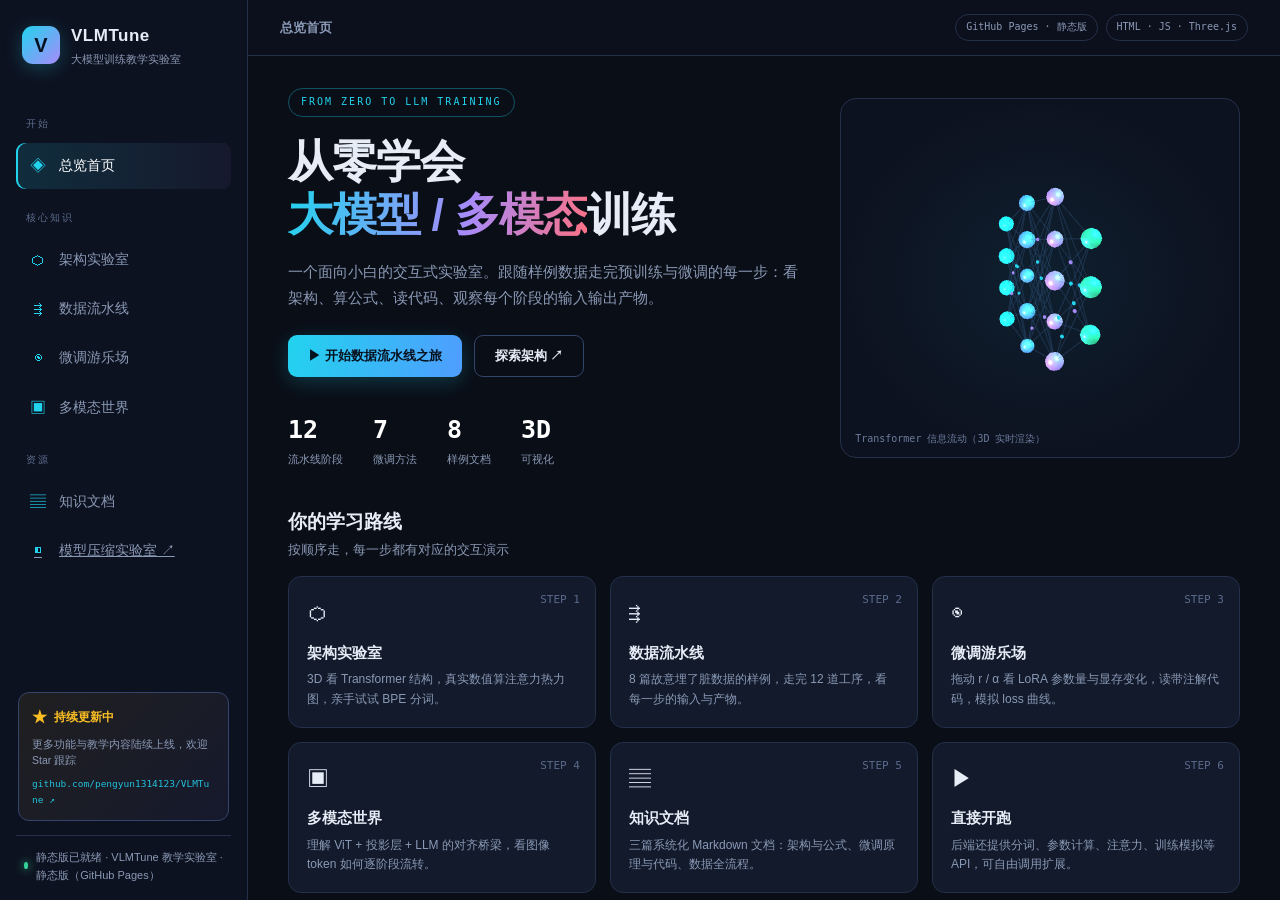
<file: site/index.html>
<!DOCTYPE html>
<html lang="zh-CN">
<head>
<meta charset="UTF-8">
<meta name="viewport" content="width=device-width, initial-scale=1.0">
<title>VLMTune · 大模型/多模态训练全流程教学实验室</title>
<link rel="stylesheet" href="css/style.css">
</head>
<body>
<div class="app">
  <!-- ============ SIDEBAR ============ -->
  <aside class="sidebar">
    <div class="brand">
      <div class="brand-mark">V</div>
      <div><div class="brand-title">VLMTune</div><div class="brand-sub">大模型训练教学实验室</div></div>
    </div>
    <nav class="nav">
      <div class="nav-group-label">开始</div>
      <a class="nav-item active" data-section="overview"><span class="ni">◈</span> 总览首页</a>
      <div class="nav-group-label">核心知识</div>
      <a class="nav-item" data-section="architecture"><span class="ni">⬡</span> 架构实验室</a>
      <a class="nav-item" data-section="pipeline"><span class="ni">⇶</span> 数据流水线</a>
      <a class="nav-item" data-section="finetune"><span class="ni">◉</span> 微调游乐场</a>
      <a class="nav-item" data-section="multimodal"><span class="ni">▣</span> 多模态世界</a>
      <div class="nav-group-label">资源</div>
      <a class="nav-item" data-section="docs"><span class="ni">▤</span> 知识文档</a>
      <a class="nav-item nav-external" href="compression.html"><span class="ni">◧</span> 模型压缩实验室 ↗</a>
    </nav>
    <a class="star-card" href="https://github.com/pengyun1314123/VLMTune" target="_blank" rel="noopener">
      <div class="sc-top"><span class="sc-star">★</span> 持续更新中</div>
      <div class="sc-desc">更多功能与教学内容陆续上线，欢迎 Star 跟踪</div>
      <div class="sc-link">github.com/pengyun1314123/VLMTune ↗</div>
    </a>
    <div class="sidebar-foot">
      <div class="status-dot"></div><span id="backendStatus">后端连接中…</span>
    </div>
  </aside>

  <!-- ============ MAIN ============ -->
  <main class="main">
    <header class="topbar">
      <div class="crumb" id="crumb">总览首页</div>
      <div class="topbar-right"><span class="tag">GitHub Pages · 静态版</span><span class="tag">HTML · JS · Three.js</span></div>
    </header>

    <!-- ---------- OVERVIEW ---------- -->
    <section class="page active" id="page-overview">
      <div class="hero">
        <div class="hero-text">
          <div class="hero-badge">FROM ZERO TO LLM TRAINING</div>
          <h1>从零学会<br><span class="grad">大模型 / 多模态</span>训练</h1>
          <p class="hero-lead">一个面向小白的交互式实验室。跟随样例数据走完预训练与微调的每一步：看架构、算公式、读代码、观察每个阶段的输入输出产物。</p>
          <div class="hero-actions">
            <button class="btn primary" data-goto="pipeline">▶ 开始数据流水线之旅</button>
            <button class="btn ghost" data-goto="architecture">探索架构 ↗</button>
          </div>
          <div class="hero-stats">
            <div><b>12</b><span>流水线阶段</span></div>
            <div><b>7</b><span>微调方法</span></div>
            <div><b>8</b><span>样例文档</span></div>
            <div><b>3D</b><span>可视化</span></div>
          </div>
        </div>
        <div class="hero-canvas-wrap"><canvas id="heroCanvas"></canvas><div class="canvas-caption">Transformer 信息流动（3D 实时渲染）</div></div>
      </div>

      <div class="section-title"><h2>你的学习路线</h2><p>按顺序走，每一步都有对应的交互演示</p></div>
      <div class="card-grid" id="learningPath"></div>

      <div class="section-title"><h2>核心概念速览</h2><p>三个问题理解大模型训练</p></div>
      <div class="concept-grid">
        <div class="concept-card"><div class="cc-num">01</div><h3>模型在学什么？</h3><p>本质只有一件事：根据前文预测下一个 token。一句话里每个词都是一个训练信号，所以海量文本 = 海量练习题。</p><div class="cc-formula">P(x) = ∏ P(xₜ | x&lt;t)</div></div>
        <div class="concept-card"><div class="cc-num">02</div><h3>微调在改什么？</h3><p>全量微调改所有权重；LoRA 只学一个低秩增量 ΔW=BA，训练完还能合并回去，推理零开销。</p><div class="cc-formula">W′ = W₀ + (α/r)·BA</div></div>
        <div class="concept-card"><div class="cc-num">03</div><h3>多模态多了什么？</h3><p>给 LLM 加一只"眼睛"：ViT 把图像切成 patch token，投影层把它们对齐到词的语义空间，再和文本一起送进 LLM。</p><div class="cc-formula">图像 → ViT → MLP → LLM</div></div>
      </div>
    </section>

    <!-- ---------- ARCHITECTURE ---------- -->
    <section class="page" id="page-architecture">
      <div class="page-head"><h1>架构实验室</h1><p>看清楚 Transformer 与注意力的内部构造，所有计算都是真实数值。</p></div>

      <div class="panel">
        <div class="panel-head"><h3>Transformer Block 3D 结构</h3><span class="hint">拖拽旋转 · 滚轮缩放</span></div>
        <div class="split">
          <div class="three-wrap"><canvas id="archCanvas"></canvas></div>
          <div class="panel-body">
            <div class="flow-list">
              <div class="flow-item"><span class="fi-n">1</span><div><b>输入嵌入 + RoPE</b><p>token 转向量，旋转注入位置信息：f(x,m)=x·e^(imθ)</p></div></div>
              <div class="flow-item"><span class="fi-n">2</span><div><b>多头注意力 + 因果掩码</b><p>softmax(QKᵀ/√d_k + M)·V，每个词按相关性汇总上下文</p></div></div>
              <div class="flow-item"><span class="fi-n">3</span><div><b>残差 + RMSNorm</b><p>x + SubLayer(Norm(x))，让梯度直达深层</p></div></div>
              <div class="flow-item"><span class="fi-n">4</span><div><b>SwiGLU 前馈网络</b><p>(Swish(xW₁) ⊙ xW₃)W₂，门控提升表达力</p></div></div>
            </div>
            <div class="formula-box">Attention(Q,K,V) = softmax( QK<sup>T</sup> / √d<sub>k</sub> + M ) V<br><span class="fb-note">M 为因果掩码：上三角置 −∞，保证看不到未来 token</span></div>
          </div>
        </div>
      </div>

      <div class="panel">
        <div class="panel-head"><h3>注意力热力图（真实计算）</h3><span class="hint">后端 numpy 计算 softmax(QKᵀ/√d_k)</span></div>
        <div class="panel-body"><div id="attnHeatmap" class="heatmap"></div><p class="cap" id="attnNote">加载中…</p></div>
      </div>

      <div class="panel">
        <div class="panel-head"><h3>BPE 分词器演示</h3><span class="hint">在迷你语料上现场训练的 BPE</span></div>
        <div class="panel-body">
          <div class="input-row"><input id="tokenInput" type="text" value="大模型训练需要大量高质量文本数据。" placeholder="输入任意文本试试分词"><button class="btn primary sm" id="tokenBtn">分词 →</button></div>
          <div id="tokenResult" class="token-result">点击按钮查看分词结果…</div>
        </div>
      </div>
    </section>

    <!-- ---------- PIPELINE ---------- -->
    <section class="page" id="page-pipeline">
      <div class="page-head"><h1>数据流水线</h1><p>跟随内置样例语料，逐步查看 12 个阶段的真实输入、处理逻辑与产物。</p></div>

      <div class="panel">
        <div class="panel-head"><h3>全流程导航</h3><span class="hint" id="pipelineMeta">加载中…</span></div>
        <div class="panel-body"><div class="stage-strip" id="stageStrip"></div></div>
      </div>

      <div class="panel stage-panel">
        <div class="panel-head"><h3 id="stageTitle">阶段详情</h3><span class="hint" id="stageEn"></span></div>
        <div class="panel-body" id="stageBody"><div class="loading">加载中…</div></div>
      </div>

      <div class="panel">
        <div class="panel-head"><h3>SFT 指令数据 · 从样本到训练文本</h3><span class="hint">Alpaca / ChatML 模板</span></div>
        <div class="panel-body"><div class="tabs"><button class="tab active" data-sfttab="sample">原始样本</button><button class="tab" data-sfttab="rendered">套模板后（含 loss 掩码说明）</button></div><div id="sftContent" class="sft-content">加载中…</div></div>
      </div>
    </section>

    <!-- ---------- FINE-TUNE ---------- -->
    <section class="page" id="page-finetune">
      <div class="page-head"><h1>微调游乐场</h1><p>调一调超参，看参数量与显存怎么变；读一读带注解的核心代码。</p></div>

      <div class="panel">
        <div class="panel-head"><h3>LoRA 参数量 / 显存计算器</h3><span class="hint">实时计算的真实数字</span></div>
        <div class="panel-body">
          <div class="slider-grid">
            <label>秩 r <input type="range" id="loraR" min="4" max="64" step="4" value="16"><output id="loraRVal">16</output></label>
            <label>缩放 α <input type="range" id="loraAlpha" min="8" max="128" step="8" value="32"><output id="loraAlphaVal">32</output></label>
            <label>隐藏维度 d <input type="range" id="loraD" min="1024" max="8192" step="1024" value="4096"><output id="loraDVal">4096</output></label>
            <label>层数 <input type="range" id="loraLayers" min="12" max="80" step="4" value="32"><output id="loraLayersVal">32</output></label>
          </div>
          <div class="metric-grid" id="loraMetrics"></div>
          <div class="bar-chart" id="memChart"></div>
          <p class="cap" id="loraNote"></p>
        </div>
      </div>

      <div class="panel">
        <div class="panel-head"><h3>微调方法全景</h3><span class="hint">选型速查</span></div>
        <div class="panel-body" id="methodsTable"></div>
      </div>

      <div class="panel">
        <div class="panel-head"><h3>核心代码注解</h3><span class="hint">LoRA 手写实现 · 逐行中文注释</span></div>
        <div class="panel-body"><pre class="code-block"><code><span class="c"># ① 冻结原权重：优化器不会碰它</span>
<span class="k">for</span> p <span class="k">in</span> base.parameters(): p.requires_grad = <span class="v">False</span>

d, k = base.weight.shape          <span class="c"># 输出维度 / 输入维度</span>
self.scaling = alpha / r          <span class="c"># ② 真正生效的缩放是 α/r</span>

<span class="c"># ③ A 随机初始化；B 全 0 → 训练开始时增量 ΔW=0，不破坏原模型</span>
self.A = nn.Parameter(torch.empty(r, k));  kaiming_(self.A)
self.B = nn.Parameter(torch.zeros(d, r))

<span class="k">def</span> <span class="fn">forward</span>(self, x):
    <span class="k">return</span> base(x) + (x @ self.A.T @ self.B.T) * self.scaling
    <span class="c">#       W₀x    +        ΔW x       → 叠加低秩增量</span>

<span class="k">def</span> <span class="fn">merge</span>(self):
    base.weight.data += self.scaling * (self.B @ self.A)
    <span class="c"># 训练后合并回原权重 → 推理零额外延迟（LoRA 的决定性优势）</span></code></pre></div>
      </div>

      <div class="panel">
        <div class="panel-head"><h3>训练过程模拟器</h3><span class="hint">loss / 学习率曲线 · checkpoint 事件</span></div>
        <div class="panel-body">
          <div class="sim-controls">
            <label>方法 <select id="simMethod"><option value="lora">LoRA</option><option value="qlora">QLoRA</option><option value="full">全量微调</option></select></label>
            <label>训练步数 <select id="simSteps"><option>100</option><option selected>200</option><option>300</option></select></label>
            <label>数据质量 <input type="range" id="simQuality" min="40" max="100" value="85"><output id="simQualityVal">85%</output></label>
            <button class="btn primary sm" id="simBtn">▶ 开始模拟</button>
          </div>
          <canvas id="lossChart" class="chart-canvas"></canvas>
          <div class="legend"><span class="lg loss">Loss</span><span class="lg lr">Learning Rate</span><span class="lg ck">Checkpoint</span></div>
          <div id="simResult" class="sim-result"></div>
        </div>
      </div>
    </section>

    <!-- ---------- MULTIMODAL ---------- -->
    <section class="page" id="page-multimodal">
      <div class="page-head"><h1>多模态世界</h1><p>图像如何变成 token 被 LLM"读懂"？看 LLaVA 式的视觉-语言架构与两阶段训练。</p></div>

      <div class="panel">
        <div class="panel-head"><h3>视觉-语言模型架构（3D）</h3><span class="hint">拖拽旋转 · 观察图像 token 的流向</span></div>
        <div class="split"><div class="three-wrap"><canvas id="mmCanvas"></canvas></div>
          <div class="panel-body">
            <div class="flow-list">
              <div class="flow-item"><span class="fi-n">①</span><div><b>ViT 视觉编码器</b><p>图像切 P×P patch，线性投影成视觉 token：N = HW/P²</p></div></div>
              <div class="flow-item"><span class="fi-n">②</span><div><b>MLP 投影层（对齐桥梁）</b><p>H_v = MLP(V) ∈ ℝ^(N×d_l)，把视觉特征映射到 LLM 词嵌入空间</p></div></div>
              <div class="flow-item"><span class="fi-n">③</span><div><b>拼接 + LLM 自回归生成</b><p>图像 token 与文本 token 拼接，只对回答部分计算 loss</p></div></div>
            </div>
            <div class="formula-box">L = −Σ<sub>t∈回答位置</sub> log P(yₜ | y&lt;t, H_v, x)</div>
          </div>
        </div>
      </div>

      <div class="panel">
        <div class="panel-head"><h3>多模态数据流转 · 逐阶段产物</h3><span class="hint">基于 LLaVA-Instruct 风格样例</span></div>
        <div class="panel-body"><div class="mm-flow" id="mmFlow"></div><div class="mm-sample" id="mmSample"></div></div>
      </div>

      <div class="panel">
        <div class="panel-head"><h3>LLaVA 两阶段训练</h3></div>
        <div class="panel-body"><div class="two-stage">
          <div class="ts-card"><div class="ts-badge s1">STAGE 1</div><h4>特征对齐</h4><p>只训练投影层，冻结 ViT 与 LLM。数据：CC3M 图文对约 59.5 万。</p><div class="ts-out">产物 → 对齐好的 Projector</div></div>
          <div class="ts-arrow">→</div>
          <div class="ts-card"><div class="ts-badge s2">STAGE 2</div><h4>端到端指令微调</h4><p>训练投影层 + LLM（可加 LoRA）。数据：158K 多模态指令（对话58K/描述23K/推理77K）。</p><div class="ts-out">产物 → 会看图聊天的多模态助手</div></div>
        </div></div>
      </div>
    </section>

    <!-- ---------- DOCS ---------- -->
    <section class="page" id="page-docs">
      <div class="page-head"><h1>知识文档</h1><p>配合交互页面阅读的系统化文档，含全部核心公式与代码注解。</p></div>
      <div class="doc-grid" id="docGrid"></div>
      <div class="panel">
        <div class="panel-head"><h3>▢ 进阶专题：剪枝 / 量化 / 全栈推理加速</h3><span class="hint">独立教学页 · 新窗口打开</span></div>
        <div class="panel-body">
          <p style="color:var(--muted);margin-bottom:14px">从矩阵位宽到结构变化，完整拆解剪枝与量化的每一步操作；覆盖 Qwen3 / DeepSeek、FLUX.1、Wan2.2、Hunyuan3D 2.1 四类开源模型的最佳实践流水线，以及蒸馏、投机解码、KV Cache、Token 剪枝等 12 种优化手段。</p>
          <a class="btn primary" href="compression.html" target="_blank" rel="noopener">打开模型压缩实验室 ↗</a>
        </div>
      </div>
      <div class="panel">
        <div class="panel-head"><h3>小白学习路线（建议顺序）</h3></div>
        <div class="panel-body"><ol class="roadmap">
          <li><b>总览首页</b> — 建立"预测下一个词"的核心直觉</li>
          <li><b>架构实验室</b> — 看 Transformer 3D 结构与注意力热力图，理解 Q/K/V</li>
          <li><b>数据流水线</b> — 跟着 8 篇脏数据走完 12 道清洗/加工工序，看每步产物</li>
          <li><b>微调游乐场</b> — 调 LoRA 的 r/α，读带注解代码，看 loss 曲线与 checkpoint</li>
          <li><b>多模态世界</b> — 理解 ViT + 投影层 + LLM 的对齐与两阶段训练</li>
          <li><b>阅读文档</b> — 用 01/02/03 三篇文档把知识点串成体系</li>
        </ol></div>
      </div>
    </section>
  </main>
</div>
<script src="vendor/three.min.js"></script>
<script src="js/visuals.js"></script>
<script src="js/static-api.js"></script>
<script src="js/app.js"></script>
</body>
</html>
</file>
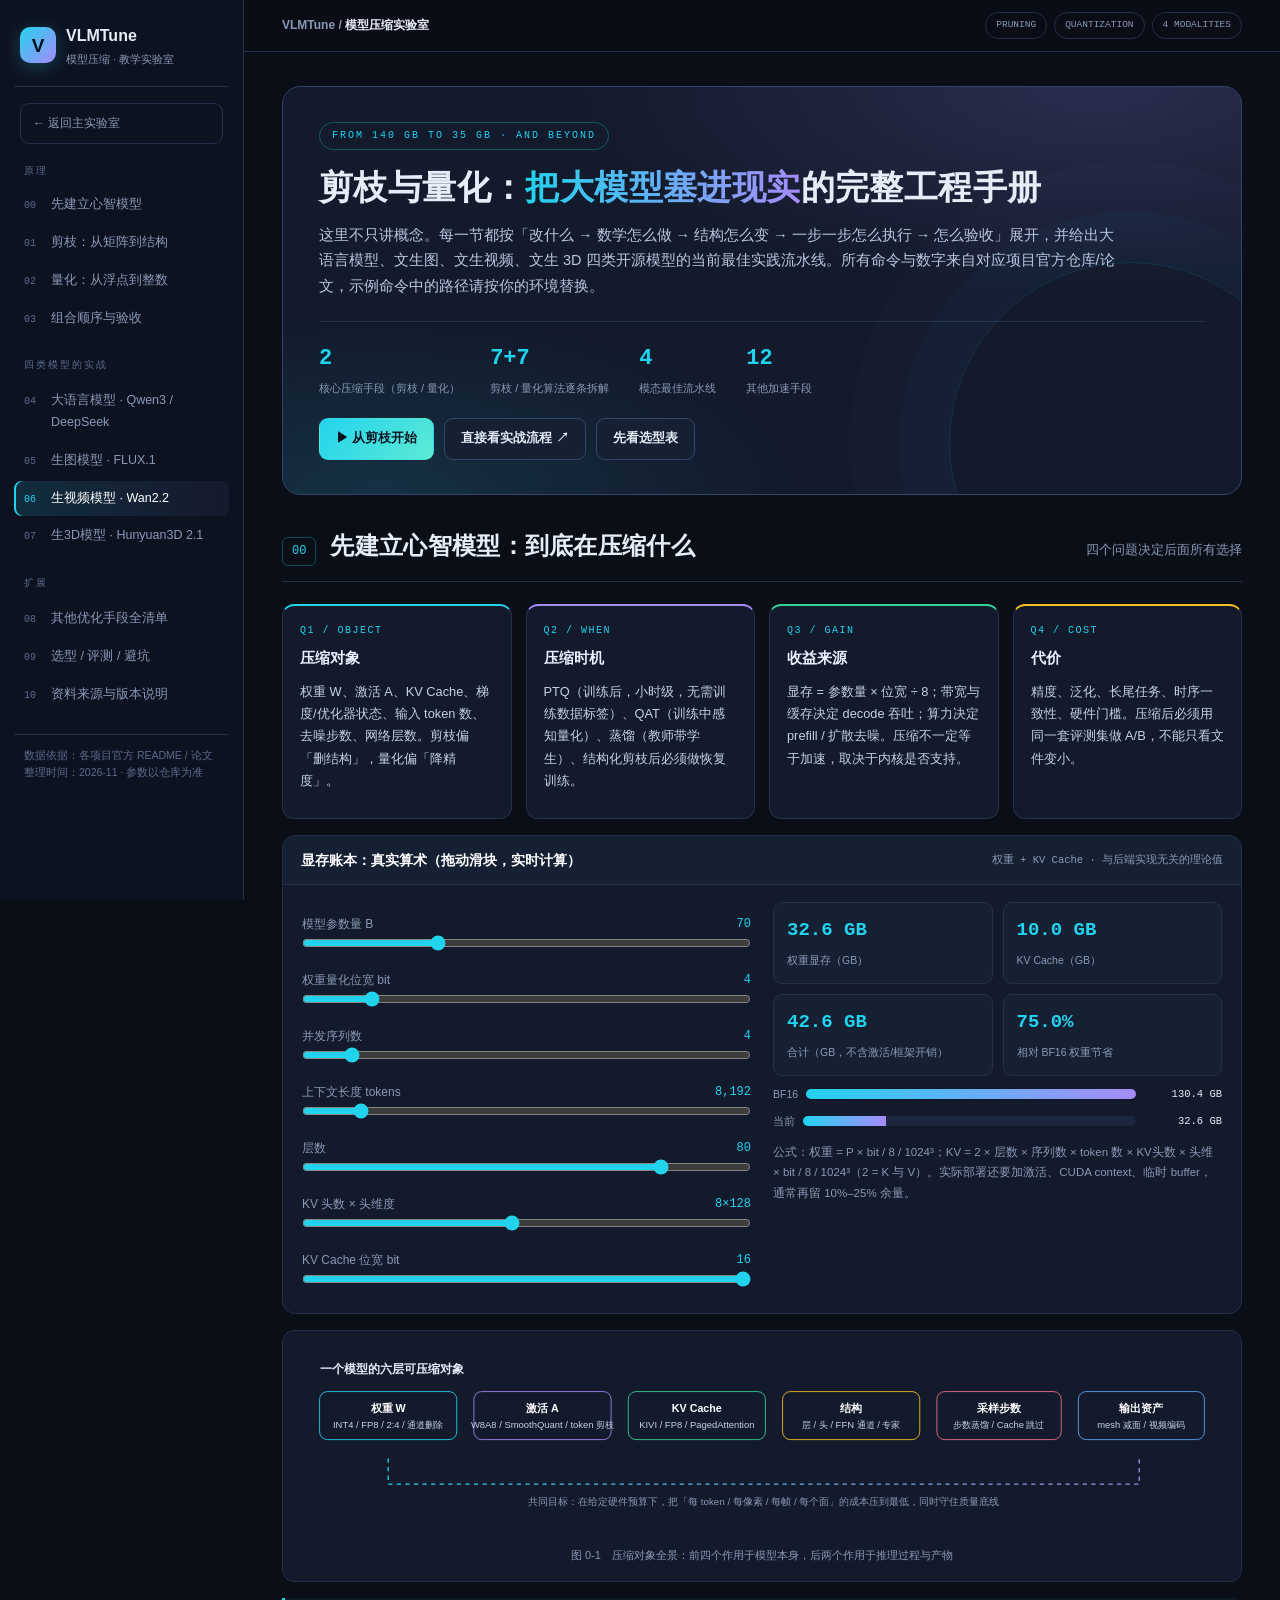
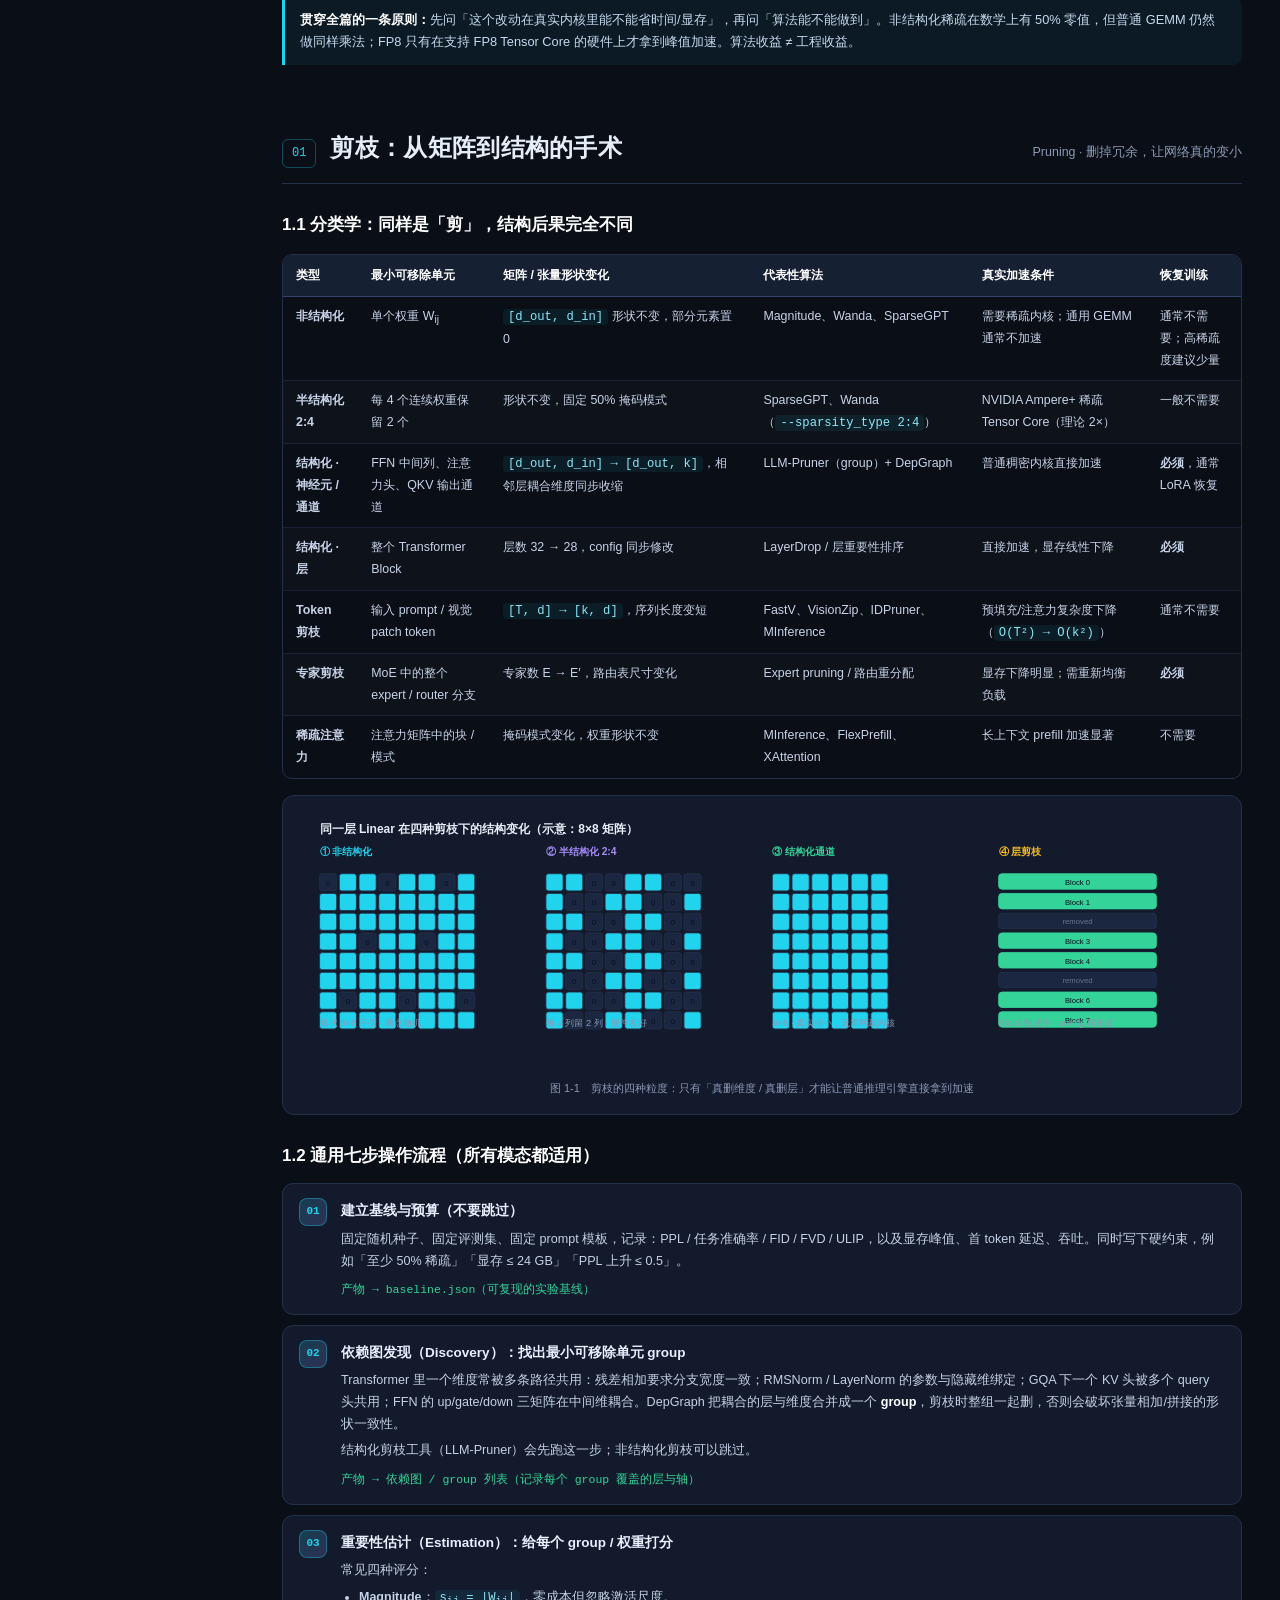
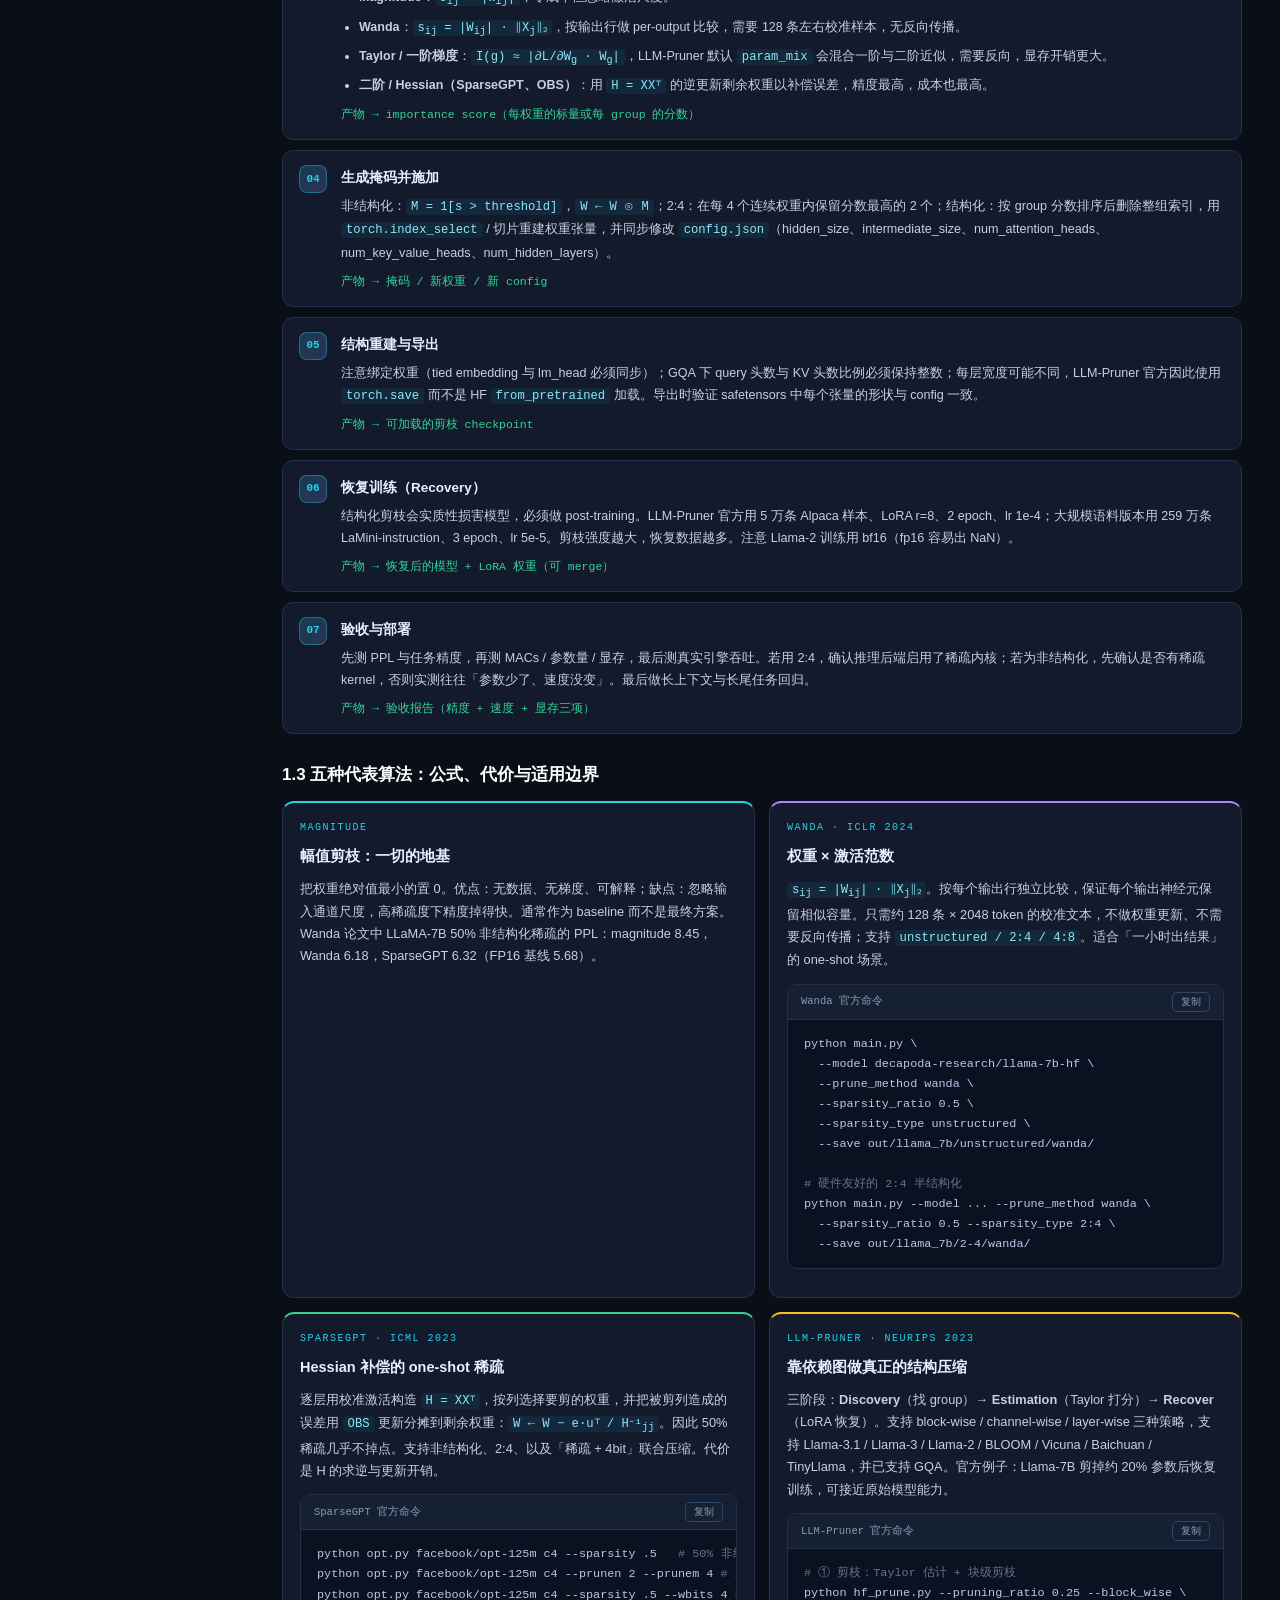
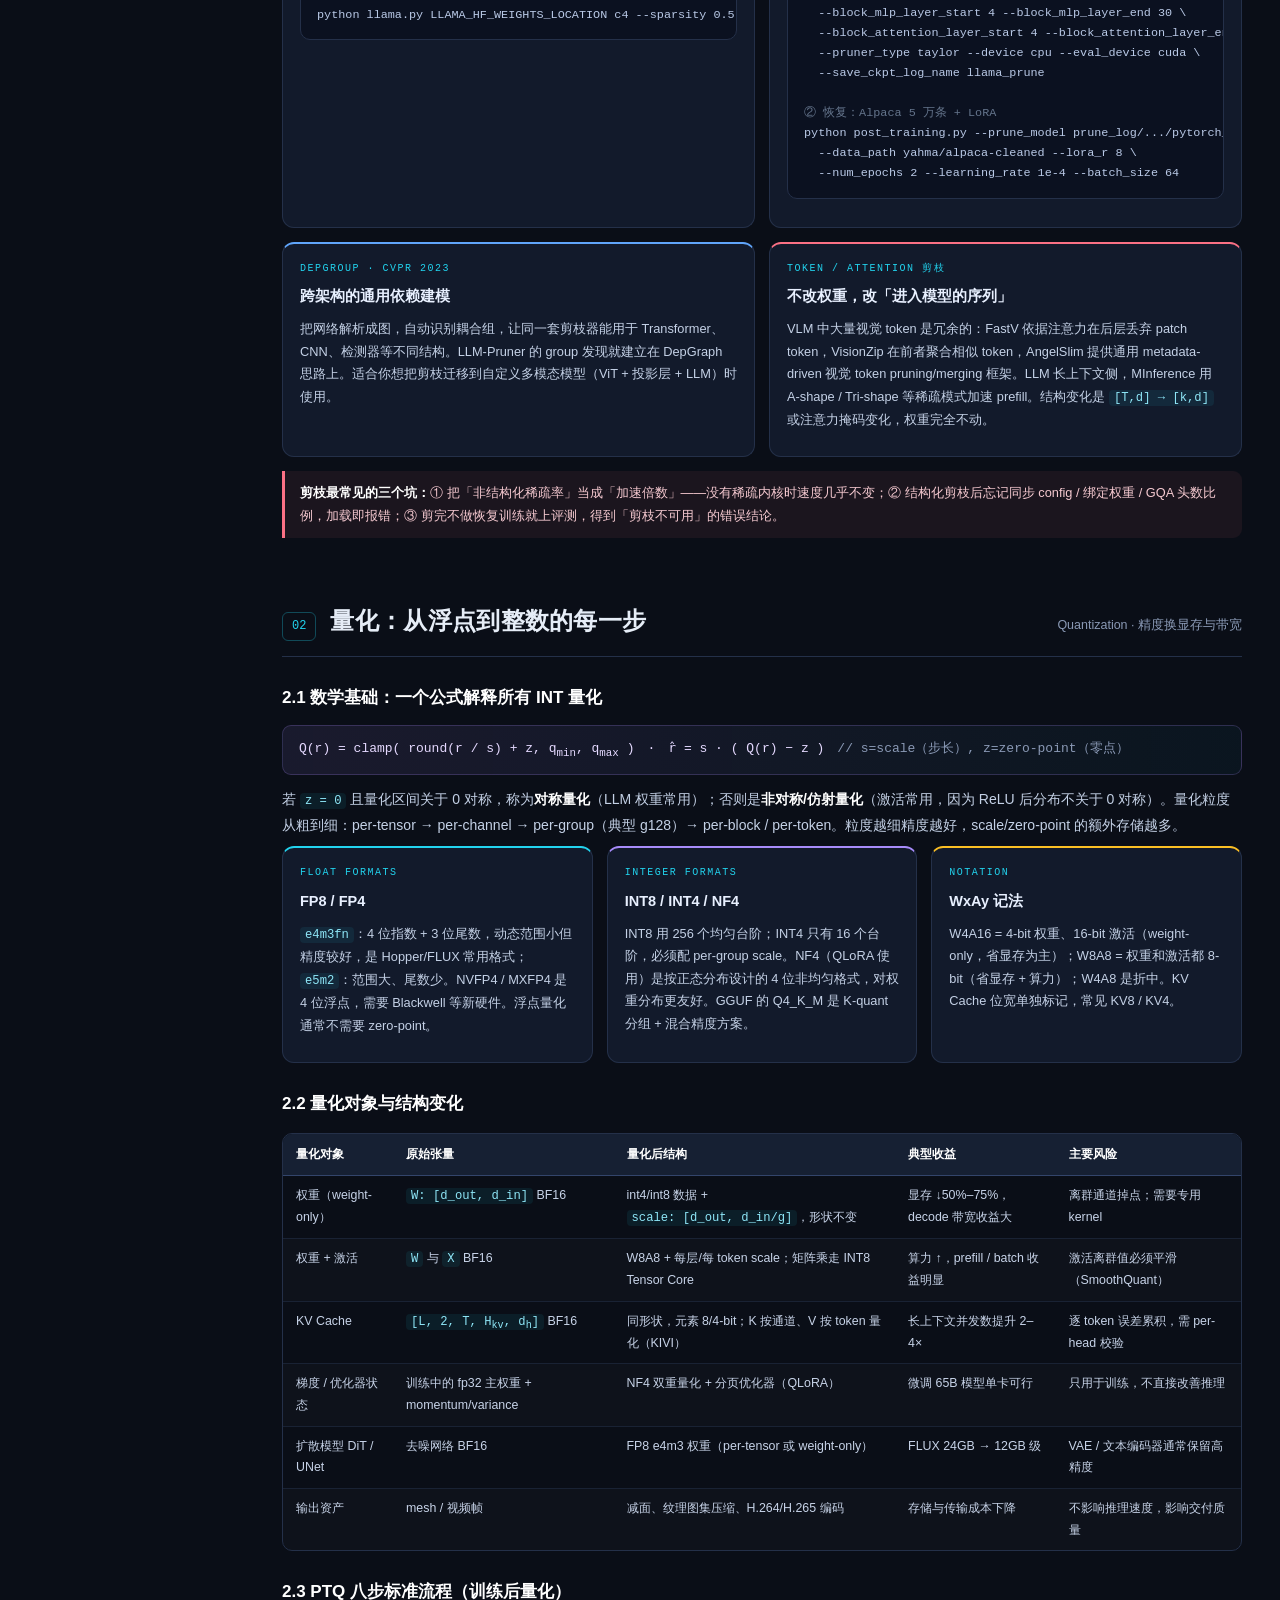
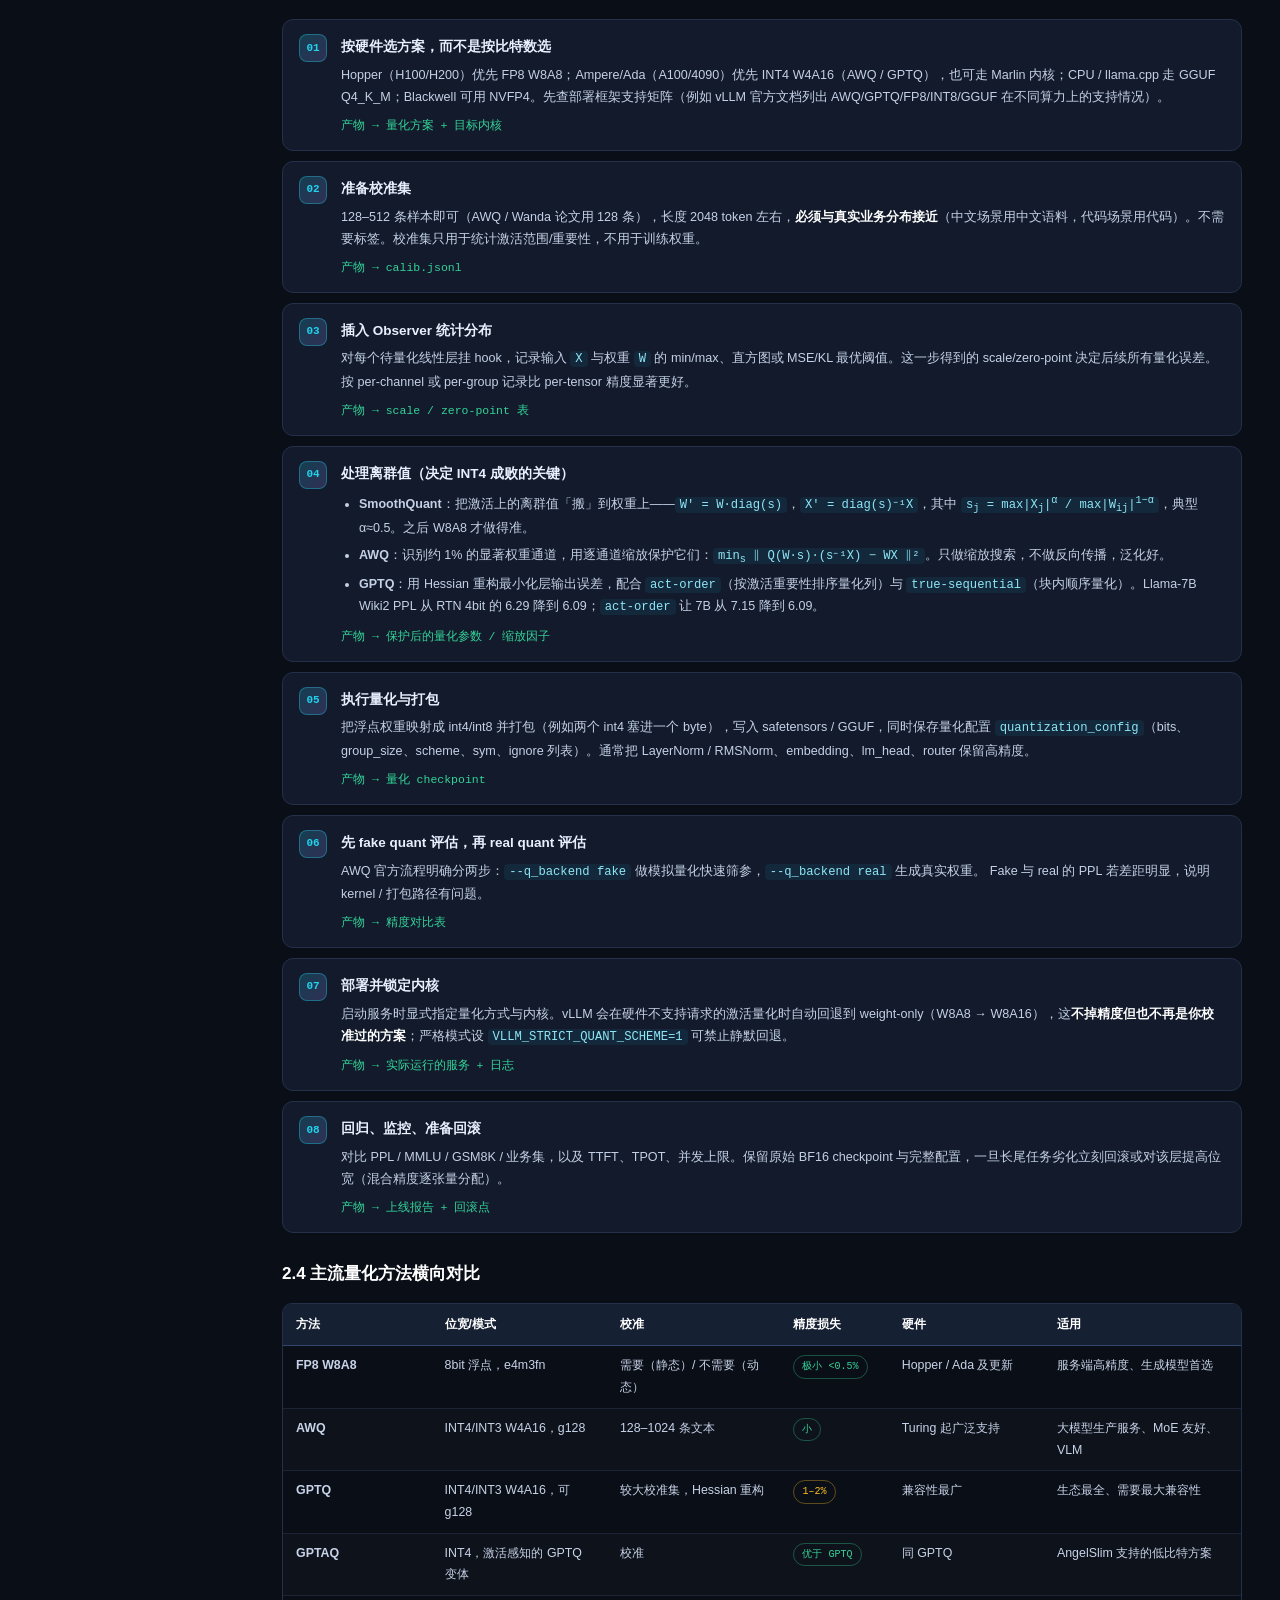
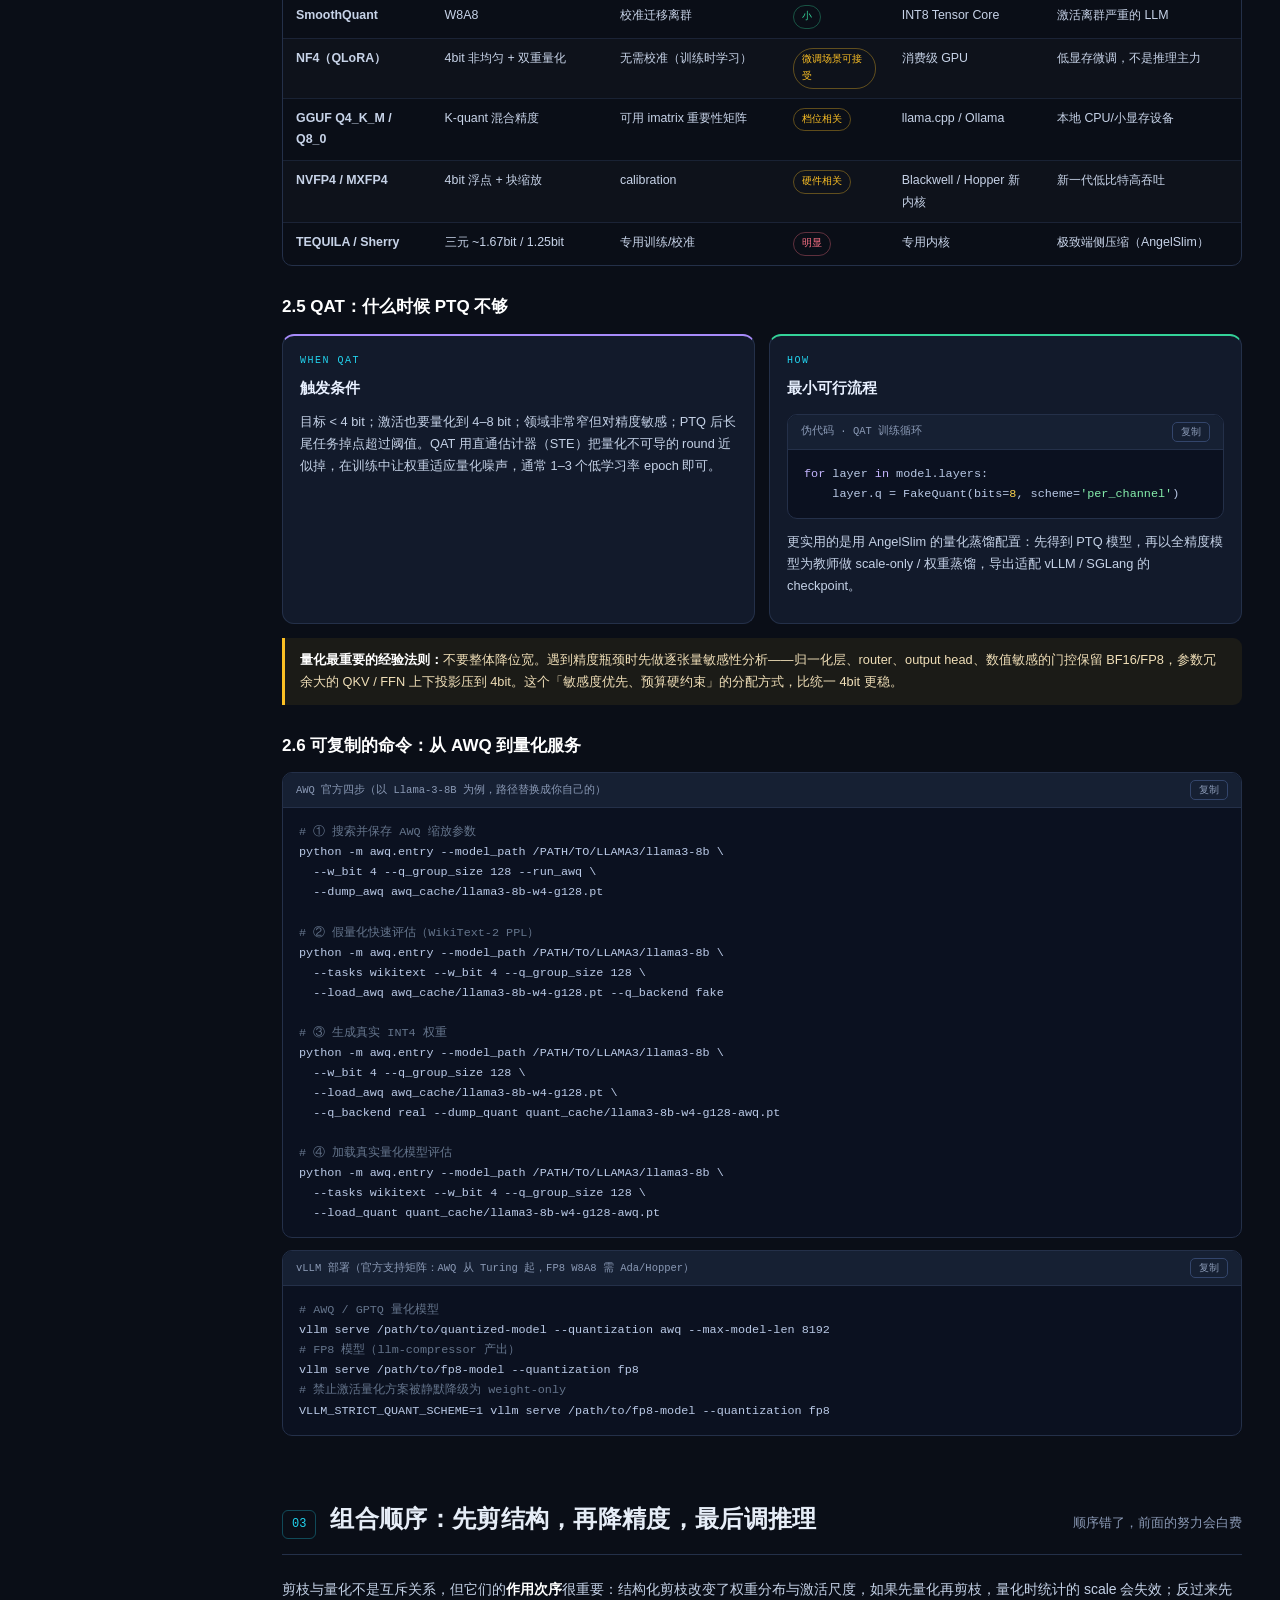
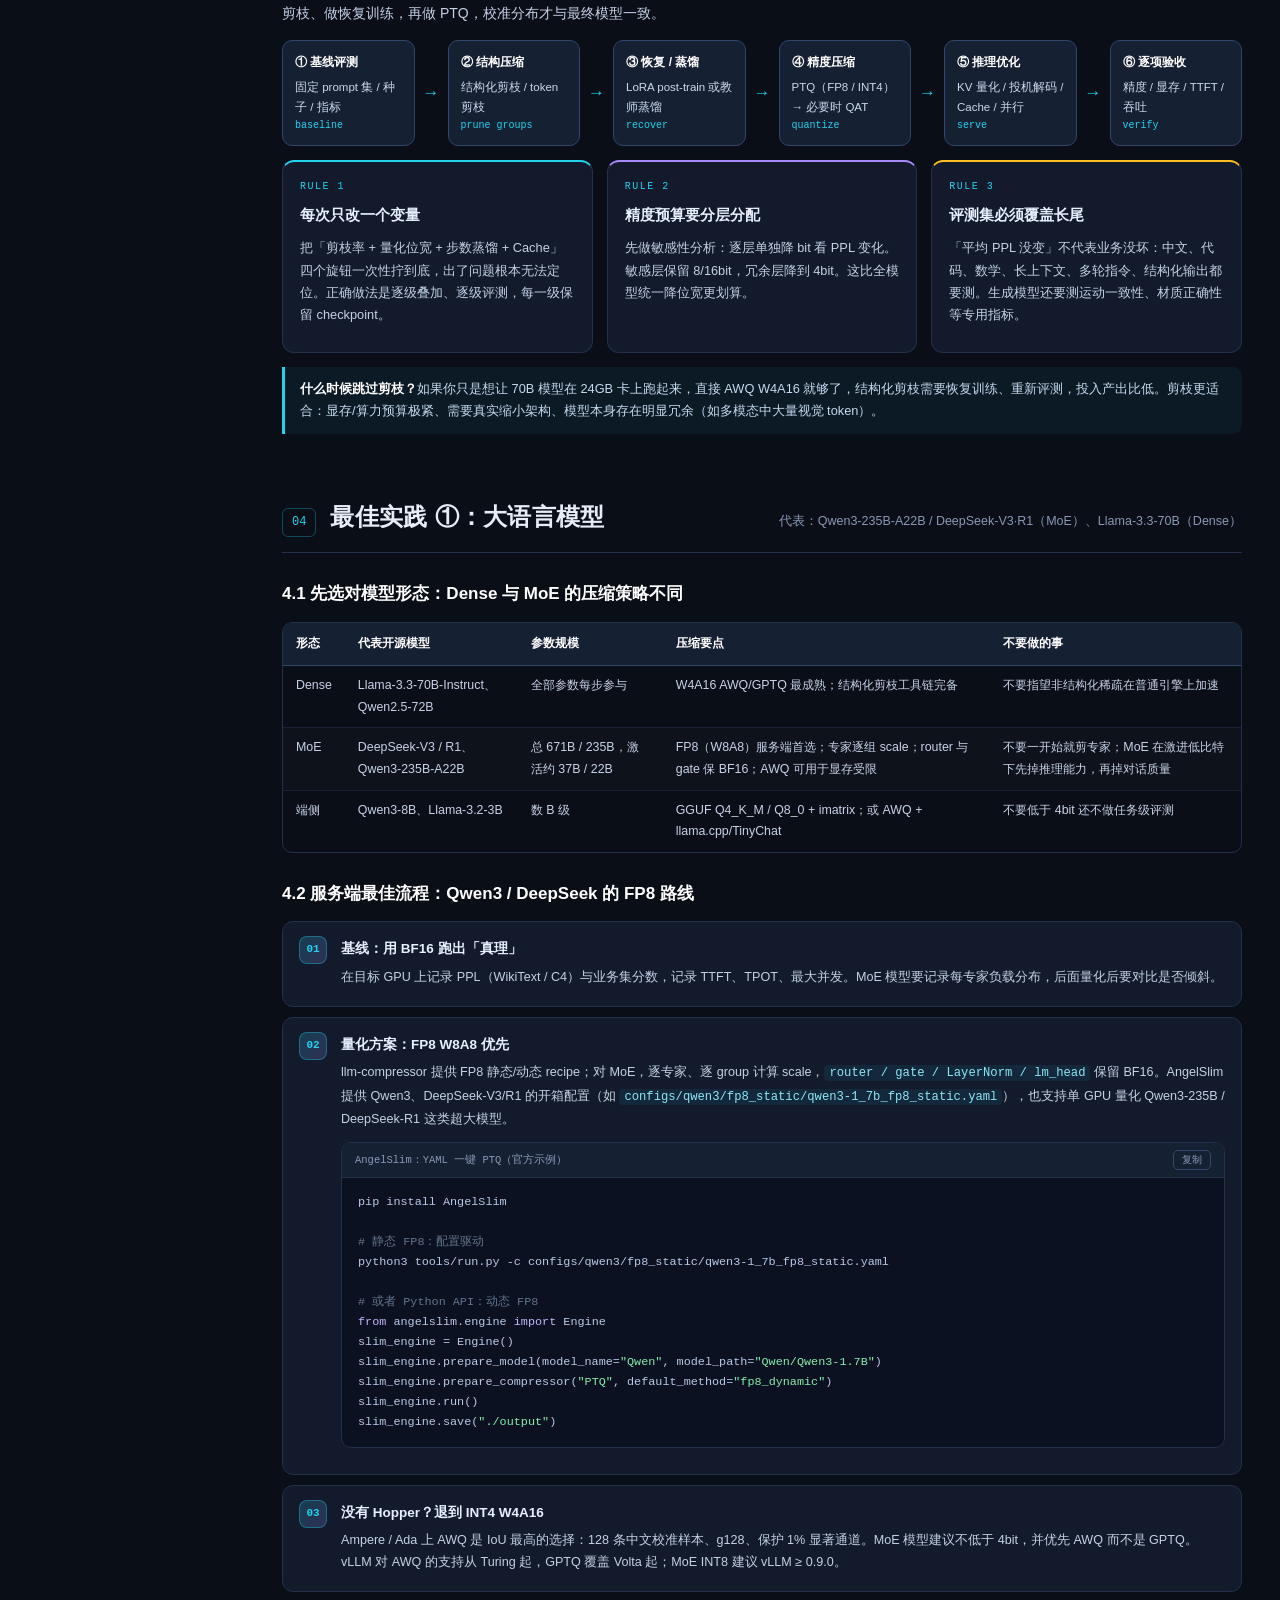
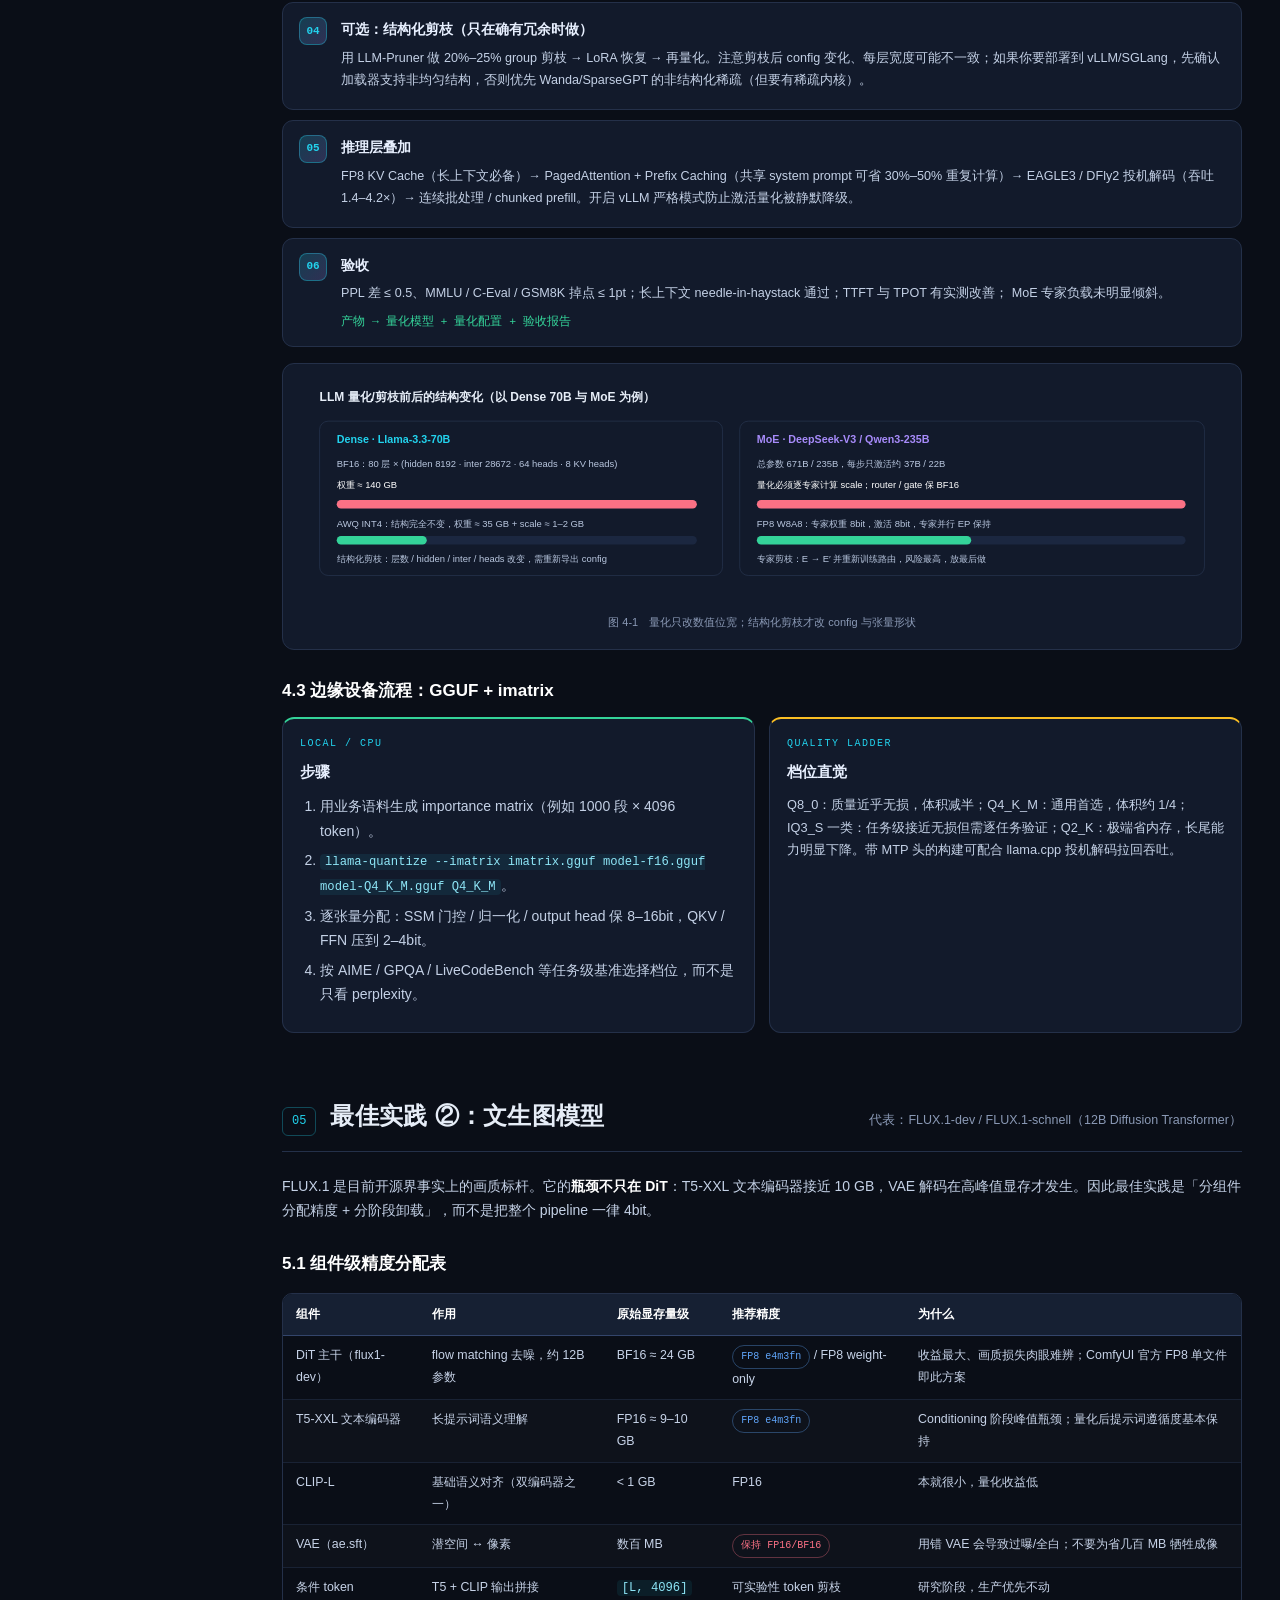
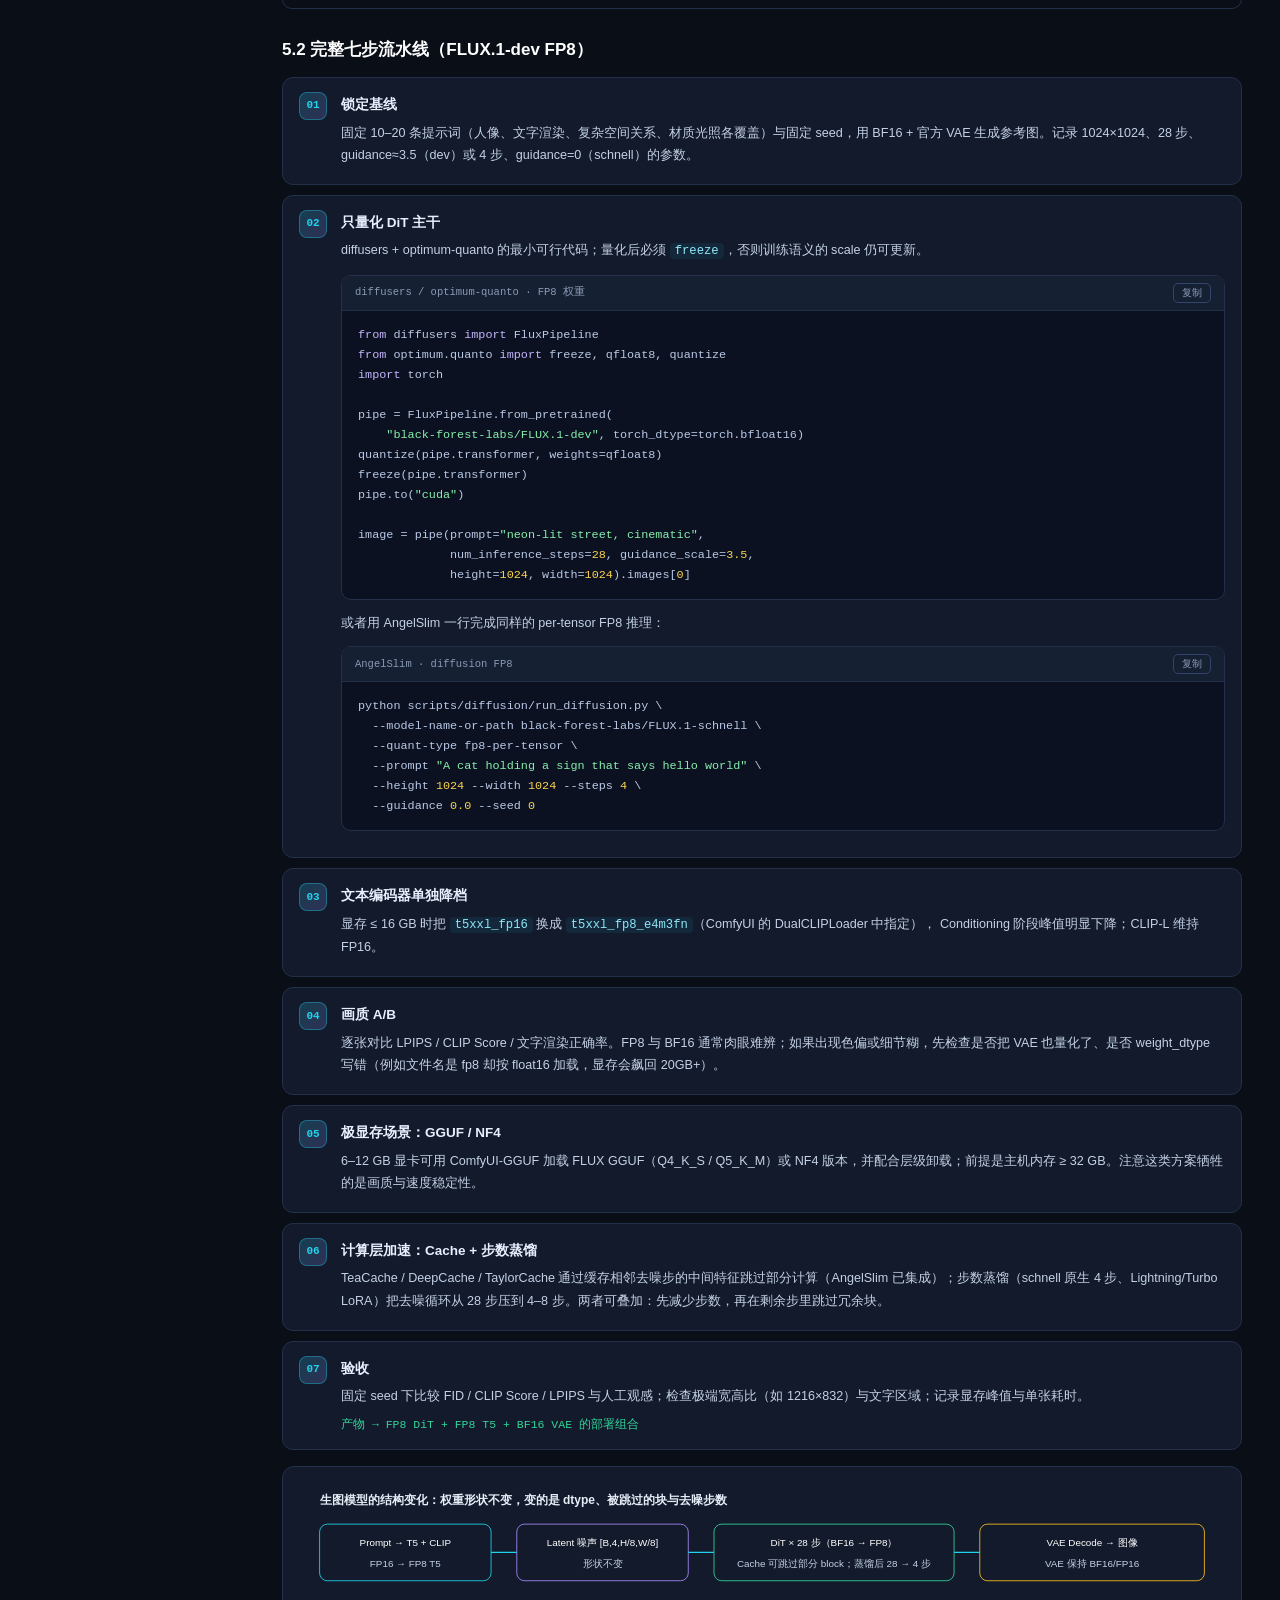
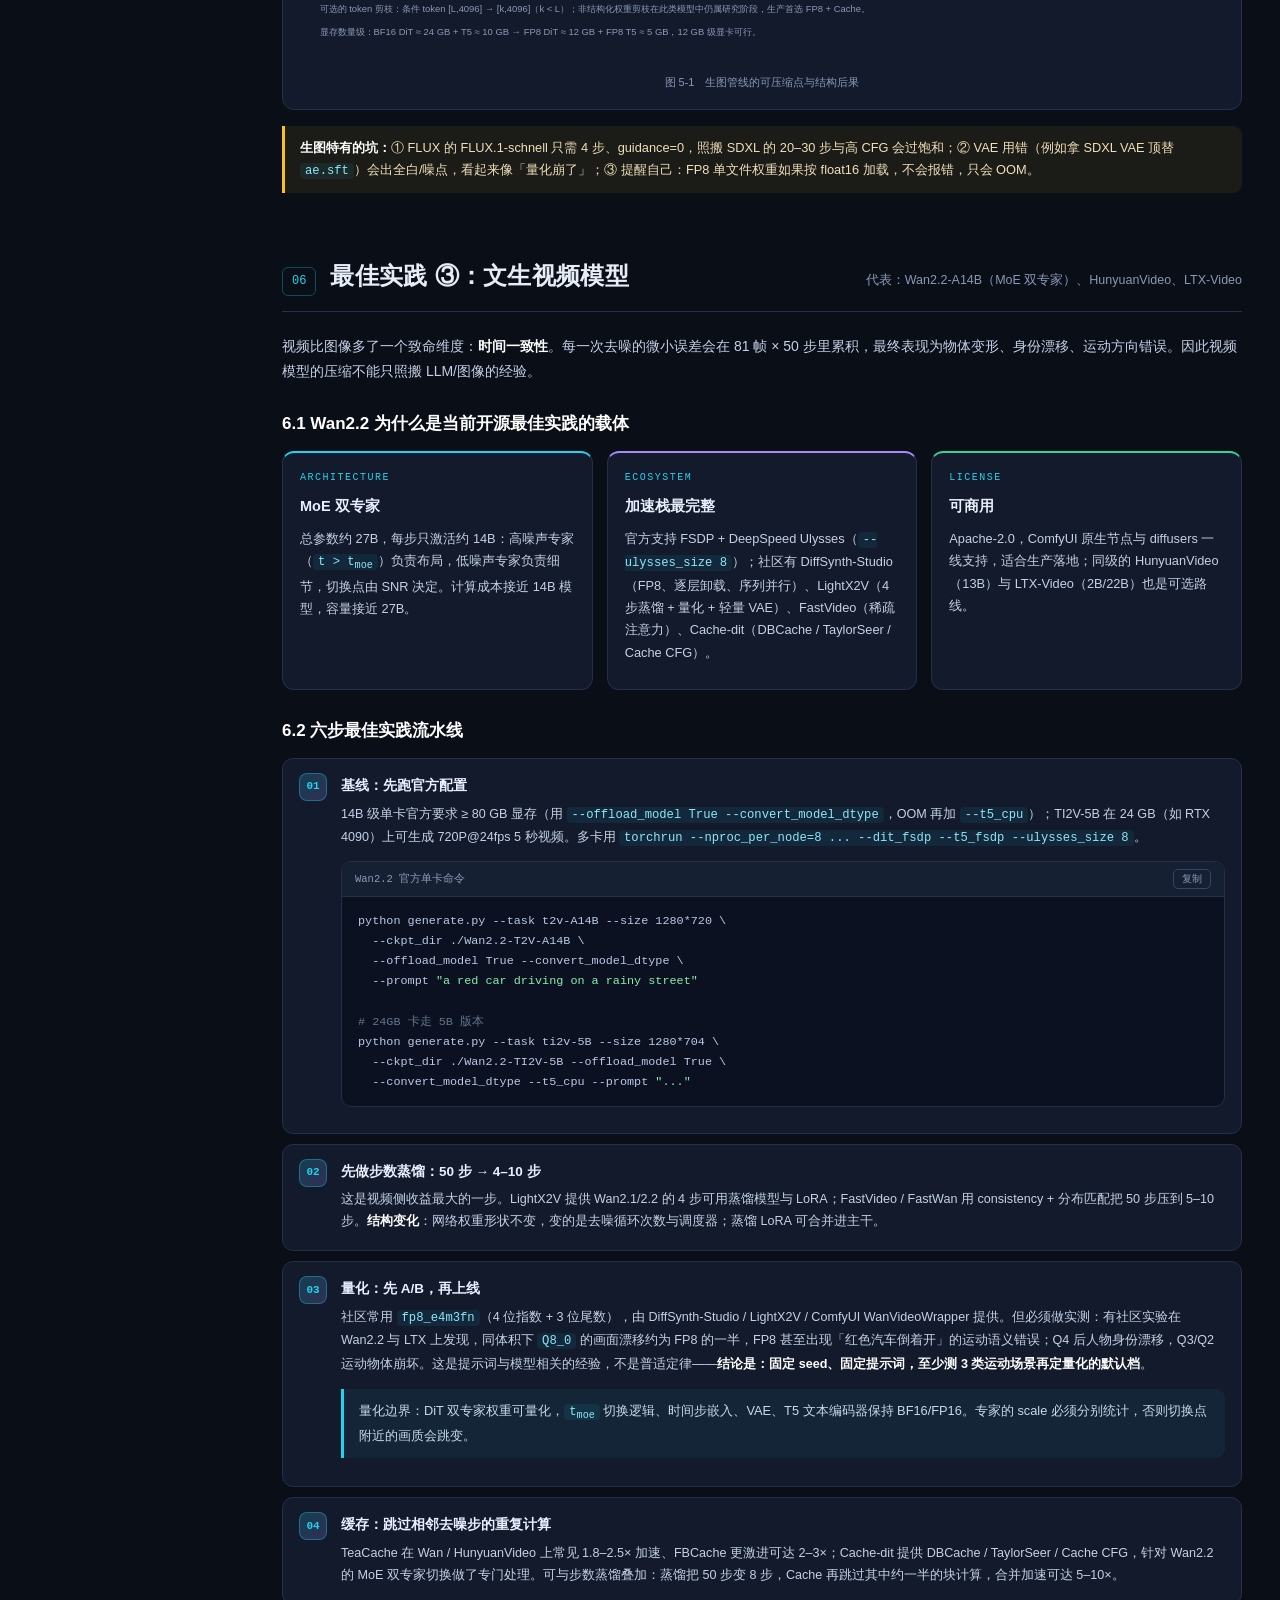
<file: frontend/compression.html>
<!DOCTYPE html>
<html lang="zh-CN">
<head>
<meta charset="UTF-8">
<meta name="viewport" content="width=device-width,initial-scale=1.0">
<title>模型压缩实验室 · 剪枝 / 量化 / 全栈加速 · VLMTune</title>
<style>
:root{
  --bg:#0a0e17;--bg2:#0d1220;--panel:#121a2b;--panel2:#162033;--panel3:#1b2740;
  --border:#243049;--border-hi:#33456b;--text:#e6edf7;--muted:#8a99b5;--dim:#5b6b8c;
  --cyan:#22d3ee;--violet:#a78bfa;--green:#34d399;--amber:#fbbf24;--rose:#fb7185;--blue:#60a5fa;
  --mono:'SF Mono',ui-monospace,'JetBrains Mono',Menlo,Consolas,monospace;
}
*{box-sizing:border-box;margin:0;padding:0}
html{scroll-behavior:smooth}
body{background:var(--bg);color:var(--text);font-family:-apple-system,BlinkMacSystemFont,'Segoe UI','PingFang SC','Microsoft YaHei',sans-serif;font-size:14px;line-height:1.75}
a{color:var(--cyan);text-decoration:none}
a:hover{text-decoration:underline}
.app{display:flex;min-height:100vh}
/* ---------- SIDEBAR ---------- */
.sidebar{width:244px;flex:0 0 244px;background:var(--bg2);border-right:1px solid var(--border);padding:22px 14px 30px;position:sticky;top:0;height:100vh;overflow-y:auto}
.sidebar::-webkit-scrollbar{width:6px}.sidebar::-webkit-scrollbar-thumb{background:var(--border-hi);border-radius:3px}
.brand{display:flex;align-items:center;gap:10px;padding:0 6px 18px;border-bottom:1px solid var(--border)}
.brand-mark{width:36px;height:36px;border-radius:10px;background:linear-gradient(135deg,var(--cyan),var(--violet));display:flex;align-items:center;justify-content:center;font-weight:800;font-size:19px;color:#07101f;box-shadow:0 4px 18px rgba(34,211,238,.25)}
.brand-title{font-size:16px;font-weight:700}.brand-sub{font-size:10.5px;color:var(--muted)}
.back-link{display:block;margin:16px 6px 8px;padding:9px 12px;border:1px solid var(--border);border-radius:9px;color:var(--muted);font-size:12px;transition:.18s}
.back-link:hover{border-color:var(--cyan);color:var(--cyan);text-decoration:none;background:rgba(34,211,238,.06)}
.nav-group-label{font-size:10px;letter-spacing:2px;color:var(--dim);text-transform:uppercase;margin:18px 10px 7px}
.toc{display:flex;flex-direction:column;gap:2px}
.toc a{display:flex;gap:9px;align-items:baseline;padding:7px 10px;border-radius:8px;color:var(--muted);font-size:12.5px;transition:.16s;text-decoration:none}
.toc a:hover{background:var(--panel);color:var(--text)}
.toc a.active{background:linear-gradient(90deg,rgba(34,211,238,.14),rgba(167,139,250,.06));color:#fff;box-shadow:inset 2px 0 0 var(--cyan)}
.toc .tn{font-family:var(--mono);font-size:10px;color:var(--dim);width:18px;flex:0 0 18px}
.toc a.active .tn{color:var(--cyan)}
.side-foot{margin-top:22px;padding:12px 10px 0;border-top:1px solid var(--border);font-size:10.5px;color:var(--dim);line-height:1.6}
/* ---------- MAIN ---------- */
.main{flex:1;min-width:0}
.topbar{position:sticky;top:0;z-index:20;height:52px;display:flex;align-items:center;justify-content:space-between;padding:0 38px;border-bottom:1px solid var(--border);background:rgba(10,14,23,.9);backdrop-filter:blur(10px)}
.crumb{font-size:12px;color:var(--muted);font-weight:600}.crumb b{color:var(--text)}
.top-tags{display:flex;gap:7px}.tag{font-size:9.5px;padding:4px 10px;border:1px solid var(--border);border-radius:20px;color:var(--muted);font-family:var(--mono)}
.wrap{max-width:1180px;margin:0 auto;padding:0 38px 90px}
/* ---------- HERO ---------- */
.hero{margin:34px 0 30px;padding:34px 36px;border:1px solid var(--border-hi);border-radius:18px;background:radial-gradient(900px 340px at 85% 0%,rgba(167,139,250,.16),transparent 60%),radial-gradient(700px 300px at 10% 100%,rgba(34,211,238,.12),transparent 60%),var(--panel);position:relative;overflow:hidden}
.hero:after{content:'';position:absolute;right:-70px;bottom:-130px;width:360px;height:360px;border:1px solid rgba(34,211,238,.13);border-radius:50%;box-shadow:0 0 0 50px rgba(34,211,238,.025),0 0 0 100px rgba(167,139,250,.02);pointer-events:none}
.hero-badge{display:inline-block;font-family:var(--mono);font-size:10px;letter-spacing:2px;color:var(--cyan);border:1px solid rgba(34,211,238,.3);padding:4px 12px;border-radius:20px;margin-bottom:16px}
.hero h1{font-size:34px;line-height:1.28;letter-spacing:.4px}
.hero h1 .grad{background:linear-gradient(90deg,var(--cyan),var(--violet));-webkit-background-clip:text;background-clip:text;color:transparent}
.hero-lead{max-width:800px;color:#b9c7df;margin-top:14px;font-size:14.5px}
.hero-stats{display:flex;flex-wrap:wrap;gap:30px;margin-top:22px;padding-top:18px;border-top:1px solid var(--border)}
.hero-stats b{font-size:22px;color:var(--cyan);font-family:var(--mono)}.hero-stats span{display:block;font-size:11px;color:var(--muted)}
.hero-actions{display:flex;gap:10px;flex-wrap:wrap;margin-top:20px}
.btn{display:inline-block;padding:9px 16px;border-radius:9px;font-size:12.5px;font-weight:600;cursor:pointer;border:1px solid var(--border-hi);background:var(--panel2);color:var(--text);transition:.18s;text-decoration:none}
.btn:hover{transform:translateY(-1px);text-decoration:none}
.btn.primary{background:linear-gradient(135deg,var(--cyan),#5eead4);color:#07101f;border-color:transparent}
.btn.ghost:hover{border-color:var(--cyan)}
/* ---------- SECTIONS ---------- */
.sec{scroll-margin-top:70px;margin:0 0 62px}
.sec-head{display:flex;align-items:baseline;gap:14px;border-bottom:1px solid var(--border);padding-bottom:14px;margin-bottom:22px}
.sec-num{font-family:var(--mono);font-size:12px;color:var(--cyan);border:1px solid rgba(34,211,238,.3);padding:3px 9px;border-radius:6px;flex:0 0 auto}
.sec-head h2{font-size:24px;letter-spacing:.3px}
.sec-head .sub{color:var(--muted);font-size:12.5px;margin-left:auto;text-align:right}
h3{font-size:17px;margin:26px 0 12px;color:#fff}
h4{font-size:14.5px;margin:18px 0 9px;color:#e8f0ff}
p{margin:9px 0;color:#c4d1e6}
ul,ol{margin:9px 0 9px 20px;color:#c4d1e6}li{margin:5px 0}
code{font-family:var(--mono);font-size:12.2px;background:rgba(34,211,238,.08);color:#8ee6f7;padding:1px 5px;border-radius:4px}
strong{color:#fff;font-weight:650}
.panel{background:var(--panel);border:1px solid var(--border);border-radius:13px;margin:16px 0;overflow:hidden}
.panel-head{display:flex;justify-content:space-between;align-items:center;gap:12px;padding:12px 18px;border-bottom:1px solid var(--border);background:var(--panel2)}
.panel-head h3{margin:0;font-size:14px}
.panel-head .hint{font-size:10.5px;color:var(--muted);font-family:var(--mono)}
.panel-body{padding:17px 19px}
.grid{display:grid;gap:14px}.g2{grid-template-columns:repeat(2,minmax(0,1fr))}.g3{grid-template-columns:repeat(3,minmax(0,1fr))}.g4{grid-template-columns:repeat(4,minmax(0,1fr))}
.card{background:var(--panel);border:1px solid var(--border);border-radius:12px;padding:16px 17px}
.card h4{margin-top:0}.card p{font-size:12.8px}
.card.cyan{border-top:2px solid var(--cyan)}.card.violet{border-top:2px solid var(--violet)}.card.green{border-top:2px solid var(--green)}.card.amber{border-top:2px solid var(--amber)}.card.rose{border-top:2px solid var(--rose)}.card.blue{border-top:2px solid var(--blue)}
.kicker{font-family:var(--mono);font-size:10px;letter-spacing:1.5px;color:var(--cyan);margin-bottom:7px}
.note{border-left:3px solid var(--cyan);background:rgba(34,211,238,.06);padding:11px 15px;border-radius:0 9px 9px 0;margin:14px 0;font-size:12.8px;color:#c6d9ee}
.warn{border-left:3px solid var(--amber);background:rgba(251,191,36,.07);padding:11px 15px;border-radius:0 9px 9px 0;margin:14px 0;font-size:12.8px;color:#f0dfb8}
.danger{border-left:3px solid var(--rose);background:rgba(251,113,133,.07);padding:11px 15px;border-radius:0 9px 9px 0;margin:14px 0;font-size:12.8px;color:#f5c9d0}
.formula{font-family:var(--mono);background:linear-gradient(90deg,rgba(167,139,250,.1),rgba(34,211,238,.04));border:1px solid rgba(167,139,250,.22);border-radius:9px;padding:12px 16px;margin:12px 0;color:#e5d9ff;font-size:13px;overflow-x:auto;white-space:nowrap}
.formula .cm{color:var(--muted)}
/* ---------- TABLE ---------- */
.table-wrap{overflow-x:auto;margin:14px 0;border:1px solid var(--border);border-radius:10px}
table{border-collapse:collapse;width:100%;font-size:12.4px;min-width:620px}
th{background:var(--panel2);color:#fff;text-align:left;padding:10px 13px;font-weight:600;white-space:nowrap;border-bottom:1px solid var(--border-hi)}
td{padding:9px 13px;border-bottom:1px solid rgba(36,48,73,.6);color:#c7d3e8;vertical-align:top}
tr:last-child td{border-bottom:none}tr:nth-child(even) td{background:rgba(255,255,255,.014)}
td code{white-space:nowrap}
.pill{display:inline-block;font-size:10px;padding:2px 8px;border-radius:20px;font-family:var(--mono);border:1px solid var(--border-hi);color:var(--muted)}
.pill.g{color:var(--green);border-color:rgba(52,211,153,.35)}.pill.r{color:var(--rose);border-color:rgba(251,113,133,.35)}.pill.a{color:var(--amber);border-color:rgba(251,191,36,.35)}.pill.b{color:var(--blue);border-color:rgba(96,165,250,.35)}
/* ---------- STEPS ---------- */
.steps{display:flex;flex-direction:column;gap:10px;counter-reset:st}
.step{display:flex;gap:14px;background:var(--panel);border:1px solid var(--border);border-radius:11px;padding:14px 16px}
.step-n{flex:0 0 28px;height:28px;border-radius:8px;background:linear-gradient(135deg,rgba(34,211,238,.2),rgba(167,139,250,.2));border:1px solid rgba(34,211,238,.35);display:flex;align-items:center;justify-content:center;font-family:var(--mono);font-size:11px;color:var(--cyan);font-weight:700}
.step-b{flex:1;min-width:0}.step-b h4{margin:1px 0 5px;font-size:13.5px}.step-b p{font-size:12.6px;margin:4px 0}
.step-b ul{font-size:12.5px;margin:6px 0 4px 18px}
.step-b .stage-out{margin-top:8px;font-size:11.5px;color:var(--green);font-family:var(--mono)}
/* ---------- CODE ---------- */
.code-block{position:relative;background:#0b1120;border:1px solid var(--border);border-radius:10px;margin:12px 0;overflow:hidden}
.code-top{display:flex;justify-content:space-between;align-items:center;padding:7px 13px;border-bottom:1px solid var(--border);background:var(--panel2);font-family:var(--mono);font-size:10.5px;color:var(--muted)}
.copy-btn{border:1px solid var(--border-hi);background:transparent;color:var(--muted);border-radius:5px;padding:2px 8px;cursor:pointer;font-size:10px;font-family:var(--mono)}
.copy-btn:hover{color:var(--cyan);border-color:var(--cyan)}
pre{margin:0;padding:14px 16px;overflow-x:auto;font-family:var(--mono);font-size:11.8px;line-height:1.7;color:#b9c9e6}
pre .k{color:#c4b5fd}pre .s{color:#86efac}pre .c{color:#64748b}pre .f{color:#7dd3fc}pre .n{color:#fcd34d}
/* ---------- SVG / FLOW ---------- */
.figure{background:var(--panel);border:1px solid var(--border);border-radius:12px;padding:16px;margin:16px 0}
.figure .cap{font-size:11px;color:var(--muted);margin-top:10px;text-align:center}
.figure svg{width:100%;height:auto;display:block}
.flowline{display:flex;align-items:stretch;gap:8px;flex-wrap:wrap;margin:14px 0}
.flownode{flex:1;min-width:130px;background:var(--panel2);border:1px solid var(--border-hi);border-radius:10px;padding:11px 12px;font-size:11.5px;color:#cbd8ef}
.flownode b{display:block;color:#fff;font-size:12px;margin-bottom:4px}
.flownode .fo{color:var(--cyan);font-family:var(--mono);font-size:10px}
.flowarrow{align-self:center;color:var(--cyan);font-size:17px}
/* ---------- INTERACTIVE ---------- */
.calc-grid{display:grid;grid-template-columns:1fr 1fr;gap:22px}
.sliders label{display:block;font-size:12px;color:var(--muted);margin:12px 0 2px}
.sliders input[type=range]{width:100%;accent-color:var(--cyan)}
.sliders output{font-family:var(--mono);color:var(--cyan);font-size:12px;float:right}
.metrics{display:grid;grid-template-columns:repeat(2,1fr);gap:10px}
.metric{background:var(--panel2);border:1px solid var(--border);border-radius:9px;padding:11px 13px}
.metric b{display:block;font-family:var(--mono);font-size:19px;color:var(--cyan)}
.metric span{font-size:10.5px;color:var(--muted)}
.bar-row{display:flex;align-items:center;gap:8px;margin-top:9px;font-size:10.5px;color:var(--muted)}
.bar-row .bar{flex:1;height:10px;border-radius:5px;background:var(--panel3);overflow:hidden}
.bar-row .bar i{display:block;height:100%;background:linear-gradient(90deg,var(--cyan),var(--violet))}
.bar-row em{font-family:var(--mono);font-style:normal;color:var(--text);width:78px;text-align:right}
.tabs{display:flex;gap:6px;flex-wrap:wrap;margin-bottom:12px}
.tab{border:1px solid var(--border);background:var(--panel2);color:var(--muted);padding:6px 13px;border-radius:8px;font-size:11.5px;cursor:pointer}
.tab.active{border-color:var(--cyan);color:var(--cyan);background:rgba(34,211,238,.09)}
.tabpane{display:none}.tabpane.active{display:block}
details{background:var(--panel);border:1px solid var(--border);border-radius:10px;margin:9px 0;padding:10px 15px}
summary{cursor:pointer;font-size:13px;color:#e6edf7;font-weight:600}
details[open] summary{margin-bottom:9px;color:var(--cyan)}
.src{font-size:11.5px;color:var(--muted);word-break:break-all}
.src a{color:var(--blue)}
.footer{border-top:1px solid var(--border);padding-top:20px;color:var(--dim);font-size:11.5px}
@media(max-width:1000px){.g4{grid-template-columns:repeat(2,1fr)}.g3{grid-template-columns:repeat(2,1fr)}.calc-grid{grid-template-columns:1fr}}
@media(max-width:760px){.app{display:block}.sidebar{position:static;width:100%;height:auto;border-right:0;border-bottom:1px solid var(--border)}.toc{display:grid;grid-template-columns:repeat(2,1fr)}.topbar{padding:0 18px}.wrap{padding:0 18px 60px}.hero{padding:24px 20px}.hero h1{font-size:26px}.g2,.g3,.g4{grid-template-columns:1fr}.sec-head{flex-wrap:wrap}.sec-head .sub{margin-left:0;text-align:left;width:100%}}
</style>
</head>
<body>
<div class="app">
<aside class="sidebar">
  <div class="brand"><div class="brand-mark">V</div><div><div class="brand-title">VLMTune</div><div class="brand-sub">模型压缩 · 教学实验室</div></div></div>
  <a class="back-link" href="index.html">← 返回主实验室</a>
  <div class="nav-group-label">原理</div>
  <nav class="toc" id="toc">
    <a href="#s0"><span class="tn">00</span>先建立心智模型</a>
    <a href="#s1"><span class="tn">01</span>剪枝：从矩阵到结构</a>
    <a href="#s2"><span class="tn">02</span>量化：从浮点到整数</a>
    <a href="#s3"><span class="tn">03</span>组合顺序与验收</a>
    <div class="nav-group-label">四类模型的实战</div>
    <a href="#s4"><span class="tn">04</span>大语言模型 · Qwen3 / DeepSeek</a>
    <a href="#s5"><span class="tn">05</span>生图模型 · FLUX.1</a>
    <a href="#s6"><span class="tn">06</span>生视频模型 · Wan2.2</a>
    <a href="#s7"><span class="tn">07</span>生3D模型 · Hunyuan3D 2.1</a>
    <div class="nav-group-label">扩展</div>
    <a href="#s8"><span class="tn">08</span>其他优化手段全清单</a>
    <a href="#s9"><span class="tn">09</span>选型 / 评测 / 避坑</a>
    <a href="#s10"><span class="tn">10</span>资料来源与版本说明</a>
  </nav>
  <div class="side-foot">数据依据：各项目官方 README / 论文<br>整理时间：2026-11 · 参数以仓库为准</div>
</aside>

<main class="main">
  <div class="topbar"><div class="crumb">VLMTune / <b>模型压缩实验室</b></div><div class="top-tags"><span class="tag">PRUNING</span><span class="tag">QUANTIZATION</span><span class="tag">4 MODALITIES</span></div></div>
  <div class="wrap">

  <div class="hero">
    <div class="hero-badge">FROM 140 GB TO 35 GB · AND BEYOND</div>
    <h1>剪枝与量化：<span class="grad">把大模型塞进现实</span>的完整工程手册</h1>
    <p class="hero-lead">这里不只讲概念。每一节都按「改什么 → 数学怎么做 → 结构怎么变 → 一步一步怎么执行 → 怎么验收」展开，并给出大语言模型、文生图、文生视频、文生 3D 四类开源模型的当前最佳实践流水线。所有命令与数字来自对应项目官方仓库/论文，示例命令中的路径请按你的环境替换。</p>
    <div class="hero-stats">
      <div><b>2</b><span>核心压缩手段（剪枝 / 量化）</span></div>
      <div><b>7+7</b><span>剪枝 / 量化算法逐条拆解</span></div>
      <div><b>4</b><span>模态最佳流水线</span></div>
      <div><b>12</b><span>其他加速手段</span></div>
    </div>
    <div class="hero-actions"><a class="btn primary" href="#s1">▶ 从剪枝开始</a><a class="btn ghost" href="#s4">直接看实战流程 ↗</a><a class="btn ghost" href="#s9">先看选型表</a></div>
  </div>

  <!-- ==================== 00 ==================== -->
  <section class="sec" id="s0">
    <div class="sec-head"><span class="sec-num">00</span><h2>先建立心智模型：到底在压缩什么</h2><span class="sub">四个问题决定后面所有选择</span></div>
    <div class="grid g4">
      <div class="card cyan"><div class="kicker">Q1 / OBJECT</div><h4>压缩对象</h4><p>权重 W、激活 A、KV Cache、梯度/优化器状态、输入 token 数、去噪步数、网络层数。剪枝偏「删结构」，量化偏「降精度」。</p></div>
      <div class="card violet"><div class="kicker">Q2 / WHEN</div><h4>压缩时机</h4><p>PTQ（训练后，小时级，无需训练数据标签）、QAT（训练中感知量化）、蒸馏（教师带学生）、结构化剪枝后必须做恢复训练。</p></div>
      <div class="card green"><div class="kicker">Q3 / GAIN</div><h4>收益来源</h4><p>显存 = 参数量 × 位宽 ÷ 8；带宽与缓存决定 decode 吞吐；算力决定 prefill / 扩散去噪。压缩不一定等于加速，取决于内核是否支持。</p></div>
      <div class="card amber"><div class="kicker">Q4 / COST</div><h4>代价</h4><p>精度、泛化、长尾任务、时序一致性、硬件门槛。压缩后必须用同一套评测集做 A/B，不能只看文件变小。</p></div>
    </div>

    <div class="panel">
      <div class="panel-head"><h3>显存账本：真实算术（拖动滑块，实时计算）</h3><span class="hint">权重 + KV Cache · 与后端实现无关的理论值</span></div>
      <div class="panel-body calc-grid">
        <div class="sliders">
          <label>模型参数量 <output id="oP">70</output> B<input type="range" id="iP" min="1" max="235" step="1" value="70"></label>
          <label>权重量化位宽 <output id="oB">4</output> bit<input type="range" id="iB" min="2" max="16" step="1" value="4"></label>
          <label>并发序列数 <output id="oC">4</output><input type="range" id="iC" min="1" max="32" step="1" value="4"></label>
          <label>上下文长度 <output id="oT">8192</output> tokens<input type="range" id="iT" min="512" max="65536" step="512" value="8192"></label>
          <label>层数 <output id="oL">80</output><input type="range" id="iL" min="12" max="96" step="1" value="80"></label>
          <label>KV 头数 × 头维度 <output id="oH">8×128</output><input type="range" id="iH" min="1" max="16" step="1" value="8"></label>
          <label>KV Cache 位宽 <output id="oK">16</output> bit<input type="range" id="iK" min="4" max="16" step="4" value="16"></label>
        </div>
        <div>
          <div class="metrics">
            <div class="metric"><b id="mW">—</b><span>权重显存（GB）</span></div>
            <div class="metric"><b id="mK">—</b><span>KV Cache（GB）</span></div>
            <div class="metric"><b id="mT">—</b><span>合计（GB，不含激活/框架开销）</span></div>
            <div class="metric"><b id="mS">—</b><span>相对 BF16 权重节省</span></div>
          </div>
          <div class="bar-row"><span>BF16</span><div class="bar"><i id="bar1" style="width:100%"></i></div><em id="val1"></em></div>
          <div class="bar-row"><span>当前</span><div class="bar"><i id="bar2" style="width:25%"></i></div><em id="val2"></em></div>
          <p style="font-size:11.5px;color:var(--muted);margin-top:12px">公式：权重 = P × bit / 8 / 1024³；KV = 2 × 层数 × 序列数 × token 数 × KV头数 × 头维 × bit / 8 / 1024³（2 = K 与 V）。实际部署还要加激活、CUDA context、临时 buffer，通常再留 10%–25% 余量。</p>
        </div>
      </div>
    </div>

    <div class="figure">
      <svg viewBox="0 0 1080 220" xmlns="http://www.w3.org/2000/svg">
        <defs><linearGradient id="g0" x1="0" y1="0" x2="1" y2="0"><stop stop-color="#22d3ee"/><stop offset="1" stop-color="#a78bfa"/></linearGradient></defs>
        <text x="24" y="30" fill="#e6edf7" font-size="14" font-weight="700">一个模型的六层可压缩对象</text>
        <g font-size="11" fill="#c4d1e6">
          <rect x="24" y="52" width="160" height="56" rx="9" fill="#121a2b" stroke="#22d3ee"/><text x="104" y="76" text-anchor="middle" fill="#fff" font-size="12.5" font-weight="700">权重 W</text><text x="104" y="95" text-anchor="middle">INT4 / FP8 / 2:4 / 通道删除</text>
          <rect x="204" y="52" width="160" height="56" rx="9" fill="#121a2b" stroke="#a78bfa"/><text x="284" y="76" text-anchor="middle" fill="#fff" font-size="12.5" font-weight="700">激活 A</text><text x="284" y="95" text-anchor="middle">W8A8 / SmoothQuant / token 剪枝</text>
          <rect x="384" y="52" width="160" height="56" rx="9" fill="#121a2b" stroke="#34d399"/><text x="464" y="76" text-anchor="middle" fill="#fff" font-size="12.5" font-weight="700">KV Cache</text><text x="464" y="95" text-anchor="middle">KIVI / FP8 / PagedAttention</text>
          <rect x="564" y="52" width="160" height="56" rx="9" fill="#121a2b" stroke="#fbbf24"/><text x="644" y="76" text-anchor="middle" fill="#fff" font-size="12.5" font-weight="700">结构</text><text x="644" y="95" text-anchor="middle">层 / 头 / FFN 通道 / 专家</text>
          <rect x="744" y="52" width="145" height="56" rx="9" fill="#121a2b" stroke="#fb7185"/><text x="816" y="76" text-anchor="middle" fill="#fff" font-size="12.5" font-weight="700">采样步数</text><text x="816" y="95" text-anchor="middle">步数蒸馏 / Cache 跳过</text>
          <rect x="909" y="52" width="147" height="56" rx="9" fill="#121a2b" stroke="#60a5fa"/><text x="982" y="76" text-anchor="middle" fill="#fff" font-size="12.5" font-weight="700">输出资产</text><text x="982" y="95" text-anchor="middle">mesh 减面 / 视频编码</text>
        </g>
        <path d="M104 130 V160 H980 V130" stroke="url(#g0)" fill="none" stroke-width="1.5" stroke-dasharray="5 5"/>
        <text x="542" y="184" text-anchor="middle" fill="#8a99b5" font-size="11.5">共同目标：在给定硬件预算下，把「每 token / 每像素 / 每帧 / 每个面」的成本压到最低，同时守住质量底线</text>
      </svg>
      <div class="cap">图 0-1　压缩对象全景：前四个作用于模型本身，后两个作用于推理过程与产物</div>
    </div>
    <div class="note"><strong>贯穿全篇的一条原则：</strong>先问「这个改动在真实内核里能不能省时间/显存」，再问「算法能不能做到」。非结构化稀疏在数学上有 50% 零值，但普通 GEMM 仍然做同样乘法；FP8 只有在支持 FP8 Tensor Core 的硬件上才拿到峰值加速。算法收益 ≠ 工程收益。</div>
  </section>

  <!-- ==================== 01 ==================== -->
  <section class="sec" id="s1">
    <div class="sec-head"><span class="sec-num">01</span><h2>剪枝：从矩阵到结构的手术</h2><span class="sub">Pruning · 删掉冗余，让网络真的变小</span></div>

    <h3>1.1 分类学：同样是「剪」，结构后果完全不同</h3>
    <div class="table-wrap"><table>
      <thead><tr><th>类型</th><th>最小可移除单元</th><th>矩阵 / 张量形状变化</th><th>代表性算法</th><th>真实加速条件</th><th>恢复训练</th></tr></thead>
      <tbody>
        <tr><td><b>非结构化</b></td><td>单个权重 W<sub>ij</sub></td><td><code>[d_out, d_in]</code> 形状不变，部分元素置 0</td><td>Magnitude、Wanda、SparseGPT</td><td>需要稀疏内核；通用 GEMM 通常不加速</td><td>通常不需要；高稀疏度建议少量</td></tr>
        <tr><td><b>半结构化 2:4</b></td><td>每 4 个连续权重保留 2 个</td><td>形状不变，固定 50% 掩码模式</td><td>SparseGPT、Wanda（<code>--sparsity_type 2:4</code>）</td><td>NVIDIA Ampere+ 稀疏 Tensor Core（理论 2×）</td><td>一般不需要</td></tr>
        <tr><td><b>结构化 · 神经元 / 通道</b></td><td>FFN 中间列、注意力头、QKV 输出通道</td><td><code>[d_out, d_in] → [d_out, k]</code>，相邻层耦合维度同步收缩</td><td>LLM-Pruner（group）+ DepGraph</td><td>普通稠密内核直接加速</td><td><b>必须</b>，通常 LoRA 恢复</td></tr>
        <tr><td><b>结构化 · 层</b></td><td>整个 Transformer Block</td><td>层数 32 → 28，config 同步修改</td><td>LayerDrop / 层重要性排序</td><td>直接加速，显存线性下降</td><td><b>必须</b></td></tr>
        <tr><td><b>Token 剪枝</b></td><td>输入 prompt / 视觉 patch token</td><td><code>[T, d] → [k, d]</code>，序列长度变短</td><td>FastV、VisionZip、IDPruner、MInference</td><td>预填充/注意力复杂度下降（<code>O(T²) → O(k²)</code>）</td><td>通常不需要</td></tr>
        <tr><td><b>专家剪枝</b></td><td>MoE 中的整个 expert / router 分支</td><td>专家数 E → E′，路由表尺寸变化</td><td>Expert pruning / 路由重分配</td><td>显存下降明显；需重新均衡负载</td><td><b>必须</b></td></tr>
        <tr><td><b>稀疏注意力</b></td><td>注意力矩阵中的块 / 模式</td><td>掩码模式变化，权重形状不变</td><td>MInference、FlexPrefill、XAttention</td><td>长上下文 prefill 加速显著</td><td>不需要</td></tr>
      </tbody>
    </table></div>

    <div class="figure">
      <svg viewBox="0 0 1080 300" xmlns="http://www.w3.org/2000/svg">
        <text x="24" y="24" fill="#e6edf7" font-size="14" font-weight="700">同一层 Linear 在四种剪枝下的结构变化（示意：8×8 矩阵）</text>
        <!-- unstructured -->
        <g transform="translate(24,50)">
          <text x="0" y="0" fill="#22d3ee" font-size="12" font-weight="700">① 非结构化</text>
          <g id="m1"></g>
          <text x="0" y="200" fill="#8a99b5" font-size="11">形状 8×8 不变 · 断点随机</text>
        </g>
        <!-- 2:4 -->
        <g transform="translate(288,50)">
          <text x="0" y="0" fill="#a78bfa" font-size="12" font-weight="700">② 半结构化 2:4</text>
          <g id="m2"></g>
          <text x="0" y="200" fill="#8a99b5" font-size="11">每 4 列留 2 列 · 硬件友好</text>
        </g>
        <!-- structured -->
        <g transform="translate(552,50)">
          <text x="0" y="0" fill="#34d399" font-size="12" font-weight="700">③ 结构化通道</text>
          <g id="m3"></g>
          <text x="0" y="200" fill="#8a99b5" font-size="11">8×6 · 真实缩小，无需稀疏内核</text>
        </g>
        <!-- layer -->
        <g transform="translate(816,50)">
          <text x="0" y="0" fill="#fbbf24" font-size="12" font-weight="700">④ 层剪枝</text>
          <g id="m4"></g>
          <text x="0" y="200" fill="#8a99b5" font-size="11">Block 数减少 · config 同步改</text>
        </g>
      </svg>
      <div class="cap">图 1-1　剪枝的四种粒度：只有「真删维度 / 真删层」才能让普通推理引擎直接拿到加速</div>
    </div>

    <h3>1.2 通用七步操作流程（所有模态都适用）</h3>
    <div class="steps">
      <div class="step"><div class="step-n">01</div><div class="step-b"><h4>建立基线与预算（不要跳过）</h4><p>固定随机种子、固定评测集、固定 prompt 模板，记录：PPL / 任务准确率 / FID / FVD / ULIP，以及显存峰值、首 token 延迟、吞吐。同时写下硬约束，例如「至少 50% 稀疏」「显存 ≤ 24 GB」「PPL 上升 ≤ 0.5」。</p><div class="stage-out">产物 → baseline.json（可复现的实验基线）</div></div></div>
      <div class="step"><div class="step-n">02</div><div class="step-b"><h4>依赖图发现（Discovery）：找出最小可移除单元 group</h4><p>Transformer 里一个维度常被多条路径共用：残差相加要求分支宽度一致；RMSNorm / LayerNorm 的参数与隐藏维绑定；GQA 下一个 KV 头被多个 query 头共用；FFN 的 up/gate/down 三矩阵在中间维耦合。DepGraph 把耦合的层与维度合并成一个 <strong>group</strong>，剪枝时整组一起删，否则会破坏张量相加/拼接的形状一致性。</p><p>结构化剪枝工具（LLM-Pruner）会先跑这一步；非结构化剪枝可以跳过。</p><div class="stage-out">产物 → 依赖图 / group 列表（记录每个 group 覆盖的层与轴）</div></div></div>
      <div class="step"><div class="step-n">03</div><div class="step-b"><h4>重要性估计（Estimation）：给每个 group / 权重打分</h4><p>常见四种评分：</p><ul>
        <li><b>Magnitude</b>：<code>s<sub>ij</sub> = |W<sub>ij</sub>|</code>，零成本但忽略激活尺度。</li>
        <li><b>Wanda</b>：<code>s<sub>ij</sub> = |W<sub>ij</sub>| · ‖X<sub>j</sub>‖₂</code>，按输出行做 per-output 比较，需要 128 条左右校准样本，无反向传播。</li>
        <li><b>Taylor / 一阶梯度</b>：<code>I(g) ≈ |∂L/∂W<sub>g</sub> · W<sub>g</sub>|</code>，LLM-Pruner 默认 <code>param_mix</code> 会混合一阶与二阶近似，需要反向，显存开销更大。</li>
        <li><b>二阶 / Hessian（SparseGPT、OBS）</b>：用 <code>H = XXᵀ</code> 的逆更新剩余权重以补偿误差，精度最高，成本也最高。</li>
      </ul><div class="stage-out">产物 → importance score（每权重的标量或每 group 的分数）</div></div></div>
      <div class="step"><div class="step-n">04</div><div class="step-b"><h4>生成掩码并施加</h4><p>非结构化：<code>M = 1[s &gt; threshold]</code>，<code>W ← W ⊙ M</code>；2:4：在每 4 个连续权重内保留分数最高的 2 个；结构化：按 group 分数排序后删除整组索引，用 <code>torch.index_select</code> / 切片重建权重张量，并同步修改 <code>config.json</code>（hidden_size、intermediate_size、num_attention_heads、num_key_value_heads、num_hidden_layers）。</p><div class="stage-out">产物 → 掩码 / 新权重 / 新 config</div></div></div>
      <div class="step"><div class="step-n">05</div><div class="step-b"><h4>结构重建与导出</h4><p>注意绑定权重（tied embedding 与 lm_head 必须同步）；GQA 下 query 头数与 KV 头数比例必须保持整数；每层宽度可能不同，LLM-Pruner 官方因此使用 <code>torch.save</code> 而不是 HF <code>from_pretrained</code> 加载。导出时验证 safetensors 中每个张量的形状与 config 一致。</p><div class="stage-out">产物 → 可加载的剪枝 checkpoint</div></div></div>
      <div class="step"><div class="step-n">06</div><div class="step-b"><h4>恢复训练（Recovery）</h4><p>结构化剪枝会实质性损害模型，必须做 post-training。LLM-Pruner 官方用 5 万条 Alpaca 样本、LoRA r=8、2 epoch、lr 1e-4；大规模语料版本用 259 万条 LaMini-instruction、3 epoch、lr 5e-5。剪枝强度越大，恢复数据越多。注意 Llama-2 训练用 bf16（fp16 容易出 NaN）。</p><div class="stage-out">产物 → 恢复后的模型 + LoRA 权重（可 merge）</div></div></div>
      <div class="step"><div class="step-n">07</div><div class="step-b"><h4>验收与部署</h4><p>先测 PPL 与任务精度，再测 MACs / 参数量 / 显存，最后测真实引擎吞吐。若用 2:4，确认推理后端启用了稀疏内核；若为非结构化，先确认是否有稀疏 kernel，否则实测往往「参数少了、速度没变」。最后做长上下文与长尾任务回归。</p><div class="stage-out">产物 → 验收报告（精度 + 速度 + 显存三项）</div></div></div>
    </div>

    <h3>1.3 五种代表算法：公式、代价与适用边界</h3>
    <div class="grid g2">
      <div class="card cyan"><div class="kicker">MAGNITUDE</div><h4>幅值剪枝：一切的地基</h4><p>把权重绝对值最小的置 0。优点：无数据、无梯度、可解释；缺点：忽略输入通道尺度，高稀疏度下精度掉得快。通常作为 baseline 而不是最终方案。Wanda 论文中 LLaMA-7B 50% 非结构化稀疏的 PPL：magnitude 8.45，Wanda 6.18，SparseGPT 6.32（FP16 基线 5.68）。</p></div>
      <div class="card violet"><div class="kicker">WANDA · ICLR 2024</div><h4>权重 × 激活范数</h4><p><code>s<sub>ij</sub> = |W<sub>ij</sub>| · ‖X<sub>j</sub>‖₂</code>。按每个输出行独立比较，保证每个输出神经元保留相似容量。只需约 128 条 × 2048 token 的校准文本，不做权重更新、不需要反向传播；支持 <code>unstructured / 2:4 / 4:8</code>。适合「一小时出结果」的 one-shot 场景。</p>
        <div class="code-block"><div class="code-top"><span>Wanda 官方命令</span><button class="copy-btn">复制</button></div><pre>python main.py \
  --model decapoda-research/llama-7b-hf \
  --prune_method wanda \
  --sparsity_ratio 0.5 \
  --sparsity_type unstructured \
  --save out/llama_7b/unstructured/wanda/

<span class="c"># 硬件友好的 2:4 半结构化</span>
python main.py --model ... --prune_method wanda \
  --sparsity_ratio 0.5 --sparsity_type 2:4 \
  --save out/llama_7b/2-4/wanda/</pre></div>
      </div>
      <div class="card green"><div class="kicker">SPARSEGPT · ICML 2023</div><h4>Hessian 补偿的 one-shot 稀疏</h4><p>逐层用校准激活构造 <code>H = XXᵀ</code>，按列选择要剪的权重，并把被剪列造成的误差用 <code>OBS</code> 更新分摊到剩余权重：<code>W ← W − e·uᵀ / H⁻¹<sub>jj</sub></code>。因此 50% 稀疏几乎不掉点。支持非结构化、2:4、以及「稀疏 + 4bit」联合压缩。代价是 H 的求逆与更新开销。</p>
        <div class="code-block"><div class="code-top"><span>SparseGPT 官方命令</span><button class="copy-btn">复制</button></div><pre>python opt.py facebook/opt-125m c4 --sparsity .5   <span class="c"># 50% 非结构化</span>
python opt.py facebook/opt-125m c4 --prunen 2 --prunem 4 <span class="c"># 2:4</span>
python opt.py facebook/opt-125m c4 --sparsity .5 --wbits 4 <span class="c"># 稀疏 + 量化</span>
python llama.py LLAMA_HF_WEIGHTS_LOCATION c4 --sparsity 0.5</pre></div>
      </div>
      <div class="card amber"><div class="kicker">LLM-PRUNER · NEURIPS 2023</div><h4>靠依赖图做真正的结构压缩</h4><p>三阶段：<b>Discovery</b>（找 group）→ <b>Estimation</b>（Taylor 打分）→ <b>Recover</b>（LoRA 恢复）。支持 block-wise / channel-wise / layer-wise 三种策略，支持 Llama-3.1 / Llama-3 / Llama-2 / BLOOM / Vicuna / Baichuan / TinyLlama，并已支持 GQA。官方例子：Llama-7B 剪掉约 20% 参数后恢复训练，可接近原始模型能力。</p>
        <div class="code-block"><div class="code-top"><span>LLM-Pruner 官方命令</span><button class="copy-btn">复制</button></div><pre><span class="c"># ① 剪枝：Taylor 估计 + 块级剪枝</span>
python hf_prune.py --pruning_ratio 0.25 --block_wise \
  --block_mlp_layer_start 4 --block_mlp_layer_end 30 \
  --block_attention_layer_start 4 --block_attention_layer_end 30 \
  --pruner_type taylor --device cpu --eval_device cuda \
  --save_ckpt_log_name llama_prune

<span class="c">② 恢复：Alpaca 5 万条 + LoRA</span>
python post_training.py --prune_model prune_log/.../pytorch_model.bin \
  --data_path yahma/alpaca-cleaned --lora_r 8 \
  --num_epochs 2 --learning_rate 1e-4 --batch_size 64</pre></div>
      </div>
      <div class="card blue"><div class="kicker">DEPGROUP · CVPR 2023</div><h4>跨架构的通用依赖建模</h4><p>把网络解析成图，自动识别耦合组，让同一套剪枝器能用于 Transformer、CNN、检测器等不同结构。LLM-Pruner 的 group 发现就建立在 DepGraph 思路上。适合你想把剪枝迁移到自定义多模态模型（ViT + 投影层 + LLM）时使用。</p></div>
      <div class="card rose"><div class="kicker">TOKEN / ATTENTION 剪枝</div><h4>不改权重，改「进入模型的序列」</h4><p>VLM 中大量视觉 token 是冗余的：FastV 依据注意力在后层丢弃 patch token，VisionZip 在前者聚合相似 token，AngelSlim 提供通用 metadata-driven 视觉 token pruning/merging 框架。LLM 长上下文侧，MInference 用 A-shape / Tri-shape 等稀疏模式加速 prefill。结构变化是 <code>[T,d] → [k,d]</code> 或注意力掩码变化，权重完全不动。</p></div>
    </div>

    <div class="danger"><strong>剪枝最常见的三个坑：</strong>① 把「非结构化稀疏率」当成「加速倍数」——没有稀疏内核时速度几乎不变；② 结构化剪枝后忘记同步 config / 绑定权重 / GQA 头数比例，加载即报错；③ 剪完不做恢复训练就上评测，得到「剪枝不可用」的错误结论。</div>
  </section>

  <!-- ==================== 02 ==================== -->
  <section class="sec" id="s2">
    <div class="sec-head"><span class="sec-num">02</span><h2>量化：从浮点到整数的每一步</h2><span class="sub">Quantization · 精度换显存与带宽</span></div>

    <h3>2.1 数学基础：一个公式解释所有 INT 量化</h3>
    <div class="formula">Q(r) = clamp( round(r / s) + z, q<sub>min</sub>, q<sub>max</sub> )　·　r̂ = s · ( Q(r) − z )　<span class="cm">// s=scale（步长）, z=zero-point（零点）</span></div>
    <p>若 <code>z = 0</code> 且量化区间关于 0 对称，称为<strong>对称量化</strong>（LLM 权重常用）；否则是<strong>非对称/仿射量化</strong>（激活常用，因为 ReLU 后分布不关于 0 对称）。量化粒度从粗到细：per-tensor → per-channel → per-group（典型 g128）→ per-block / per-token。粒度越细精度越好，scale/zero-point 的额外存储越多。</p>
    <div class="grid g3">
      <div class="card cyan"><div class="kicker">FLOAT FORMATS</div><h4>FP8 / FP4</h4><p><code>e4m3fn</code>：4 位指数 + 3 位尾数，动态范围小但精度较好，是 Hopper/FLUX 常用格式；<code>e5m2</code>：范围大、尾数少。NVFP4 / MXFP4 是 4 位浮点，需要 Blackwell 等新硬件。浮点量化通常不需要 zero-point。</p></div>
      <div class="card violet"><div class="kicker">INTEGER FORMATS</div><h4>INT8 / INT4 / NF4</h4><p>INT8 用 256 个均匀台阶；INT4 只有 16 个台阶，必须配 per-group scale。NF4（QLoRA 使用）是按正态分布设计的 4 位非均匀格式，对权重分布更友好。GGUF 的 Q4_K_M 是 K-quant 分组 + 混合精度方案。</p></div>
      <div class="card amber"><div class="kicker">NOTATION</div><h4>WxAy 记法</h4><p>W4A16 = 4-bit 权重、16-bit 激活（weight-only，省显存为主）；W8A8 = 权重和激活都 8-bit（省显存 + 算力）；W4A8 是折中。KV Cache 位宽单独标记，常见 KV8 / KV4。</p></div>
    </div>

    <h3>2.2 量化对象与结构变化</h3>
    <div class="table-wrap"><table>
      <thead><tr><th>量化对象</th><th>原始张量</th><th>量化后结构</th><th>典型收益</th><th>主要风险</th></tr></thead>
      <tbody>
        <tr><td>权重（weight-only）</td><td><code>W: [d_out, d_in]</code> BF16</td><td>int4/int8 数据 + <code>scale: [d_out, d_in/g]</code>，形状不变</td><td>显存 ↓50%–75%，decode 带宽收益大</td><td>离群通道掉点；需要专用 kernel</td></tr>
        <tr><td>权重 + 激活</td><td><code>W</code> 与 <code>X</code> BF16</td><td>W8A8 + 每层/每 token scale；矩阵乘走 INT8 Tensor Core</td><td>算力 ↑，prefill / batch 收益明显</td><td>激活离群值必须平滑（SmoothQuant）</td></tr>
        <tr><td>KV Cache</td><td><code>[L, 2, T, H<sub>kv</sub>, d<sub>h</sub>]</code> BF16</td><td>同形状，元素 8/4-bit；K 按通道、V 按 token 量化（KIVI）</td><td>长上下文并发数提升 2–4×</td><td>逐 token 误差累积，需 per-head 校验</td></tr>
        <tr><td>梯度 / 优化器状态</td><td>训练中的 fp32 主权重 + momentum/variance</td><td>NF4 双重量化 + 分页优化器（QLoRA）</td><td>微调 65B 模型单卡可行</td><td>只用于训练，不直接改善推理</td></tr>
        <tr><td>扩散模型 DiT / UNet</td><td>去噪网络 BF16</td><td>FP8 e4m3 权重（per-tensor 或 weight-only）</td><td>FLUX 24GB → 12GB 级</td><td>VAE / 文本编码器通常保留高精度</td></tr>
        <tr><td>输出资产</td><td>mesh / 视频帧</td><td>减面、纹理图集压缩、H.264/H.265 编码</td><td>存储与传输成本下降</td><td>不影响推理速度，影响交付质量</td></tr>
      </tbody>
    </table></div>

    <h3>2.3 PTQ 八步标准流程（训练后量化）</h3>
    <div class="steps">
      <div class="step"><div class="step-n">01</div><div class="step-b"><h4>按硬件选方案，而不是按比特数选</h4><p>Hopper（H100/H200）优先 FP8 W8A8；Ampere/Ada（A100/4090）优先 INT4 W4A16（AWQ / GPTQ），也可走 Marlin 内核；CPU / llama.cpp 走 GGUF Q4_K_M；Blackwell 可用 NVFP4。先查部署框架支持矩阵（例如 vLLM 官方文档列出 AWQ/GPTQ/FP8/INT8/GGUF 在不同算力上的支持情况）。</p><div class="stage-out">产物 → 量化方案 + 目标内核</div></div></div>
      <div class="step"><div class="step-n">02</div><div class="step-b"><h4>准备校准集</h4><p>128–512 条样本即可（AWQ / Wanda 论文用 128 条），长度 2048 token 左右，<strong>必须与真实业务分布接近</strong>（中文场景用中文语料，代码场景用代码）。不需要标签。校准集只用于统计激活范围/重要性，不用于训练权重。</p><div class="stage-out">产物 → calib.jsonl</div></div></div>
      <div class="step"><div class="step-n">03</div><div class="step-b"><h4>插入 Observer 统计分布</h4><p>对每个待量化线性层挂 hook，记录输入 <code>X</code> 与权重 <code>W</code> 的 min/max、直方图或 MSE/KL 最优阈值。这一步得到的 scale/zero-point 决定后续所有量化误差。按 per-channel 或 per-group 记录比 per-tensor 精度显著更好。</p><div class="stage-out">产物 → scale / zero-point 表</div></div></div>
      <div class="step"><div class="step-n">04</div><div class="step-b"><h4>处理离群值（决定 INT4 成败的关键）</h4><ul>
        <li><b>SmoothQuant</b>：把激活上的离群值「搬」到权重上——<code>W′ = W·diag(s)</code>，<code>X′ = diag(s)⁻¹X</code>，其中 <code>s<sub>j</sub> = max|X<sub>j</sub>|<sup>α</sup> / max|W<sub>ij</sub>|<sup>1−α</sup></code>，典型 α≈0.5。之后 W8A8 才做得准。</li>
        <li><b>AWQ</b>：识别约 1% 的显著权重通道，用逐通道缩放保护它们：<code>min<sub>s</sub> ‖ Q(W·s)·(s⁻¹X) − WX ‖²</code>。只做缩放搜索，不做反向传播，泛化好。</li>
        <li><b>GPTQ</b>：用 Hessian 重构最小化层输出误差，配合 <code>act-order</code>（按激活重要性排序量化列）与 <code>true-sequential</code>（块内顺序量化）。Llama-7B Wiki2 PPL 从 RTN 4bit 的 6.29 降到 6.09；<code>act-order</code> 让 7B 从 7.15 降到 6.09。</li>
      </ul><div class="stage-out">产物 → 保护后的量化参数 / 缩放因子</div></div></div>
      <div class="step"><div class="step-n">05</div><div class="step-b"><h4>执行量化与打包</h4><p>把浮点权重映射成 int4/int8 并打包（例如两个 int4 塞进一个 byte），写入 safetensors / GGUF，同时保存量化配置 <code>quantization_config</code>（bits、group_size、scheme、sym、ignore 列表）。通常把 LayerNorm / RMSNorm、embedding、lm_head、router 保留高精度。</p><div class="stage-out">产物 → 量化 checkpoint</div></div></div>
      <div class="step"><div class="step-n">06</div><div class="step-b"><h4>先 fake quant 评估，再 real quant 评估</h4><p>AWQ 官方流程明确分两步：<code>--q_backend fake</code> 做模拟量化快速筛参，<code>--q_backend real</code> 生成真实权重。 Fake 与 real 的 PPL 若差距明显，说明 kernel / 打包路径有问题。</p><div class="stage-out">产物 → 精度对比表</div></div></div>
      <div class="step"><div class="step-n">07</div><div class="step-b"><h4>部署并锁定内核</h4><p>启动服务时显式指定量化方式与内核。vLLM 会在硬件不支持请求的激活量化时自动回退到 weight-only（W8A8 → W8A16），这<strong>不掉精度但也不再是你校准过的方案</strong>；严格模式设 <code>VLLM_STRICT_QUANT_SCHEME=1</code> 可禁止静默回退。</p><div class="stage-out">产物 → 实际运行的服务 + 日志</div></div></div>
      <div class="step"><div class="step-n">08</div><div class="step-b"><h4>回归、监控、准备回滚</h4><p>对比 PPL / MMLU / GSM8K / 业务集，以及 TTFT、TPOT、并发上限。保留原始 BF16 checkpoint 与完整配置，一旦长尾任务劣化立刻回滚或对该层提高位宽（混合精度逐张量分配）。</p><div class="stage-out">产物 → 上线报告 + 回滚点</div></div></div>
    </div>

    <h3>2.4 主流量化方法横向对比</h3>
    <div class="table-wrap"><table>
      <thead><tr><th>方法</th><th>位宽/模式</th><th>校准</th><th>精度损失</th><th>硬件</th><th>适用</th></tr></thead>
      <tbody>
        <tr><td><b>FP8 W8A8</b></td><td>8bit 浮点，e4m3fn</td><td>需要（静态）/ 不需要（动态）</td><td><span class="pill g">极小 &lt;0.5%</span></td><td>Hopper / Ada 及更新</td><td>服务端高精度、生成模型首选</td></tr>
        <tr><td><b>AWQ</b></td><td>INT4/INT3 W4A16，g128</td><td>128–1024 条文本</td><td><span class="pill g">小</span></td><td>Turing 起广泛支持</td><td>大模型生产服务、MoE 友好、VLM</td></tr>
        <tr><td><b>GPTQ</b></td><td>INT4/INT3 W4A16，可 g128</td><td>较大校准集，Hessian 重构</td><td><span class="pill a">1–2%</span></td><td>兼容性最广</td><td>生态最全、需要最大兼容性</td></tr>
        <tr><td><b>GPTAQ</b></td><td>INT4，激活感知的 GPTQ 变体</td><td>校准</td><td><span class="pill g">优于 GPTQ</span></td><td>同 GPTQ</td><td>AngelSlim 支持的低比特方案</td></tr>
        <tr><td><b>SmoothQuant</b></td><td>W8A8</td><td>校准迁移离群</td><td><span class="pill g">小</span></td><td>INT8 Tensor Core</td><td>激活离群严重的 LLM</td></tr>
        <tr><td><b>NF4（QLoRA）</b></td><td>4bit 非均匀 + 双重量化</td><td>无需校准（训练时学习）</td><td><span class="pill a">微调场景可接受</span></td><td>消费级 GPU</td><td>低显存微调，不是推理主力</td></tr>
        <tr><td><b>GGUF Q4_K_M / Q8_0</b></td><td>K-quant 混合精度</td><td>可用 imatrix 重要性矩阵</td><td><span class="pill a">档位相关</span></td><td>llama.cpp / Ollama</td><td>本地 CPU/小显存设备</td></tr>
        <tr><td><b>NVFP4 / MXFP4</b></td><td>4bit 浮点 + 块缩放</td><td>calibration</td><td><span class="pill a">硬件相关</span></td><td>Blackwell / Hopper 新内核</td><td>新一代低比特高吞吐</td></tr>
        <tr><td><b>TEQUILA / Sherry</b></td><td>三元 ~1.67bit / 1.25bit</td><td>专用训练/校准</td><td><span class="pill r">明显</span></td><td>专用内核</td><td>极致端侧压缩（AngelSlim）</td></tr>
      </tbody>
    </table></div>

    <h3>2.5 QAT：什么时候 PTQ 不够</h3>
    <div class="grid g2">
      <div class="card violet"><div class="kicker">WHEN QAT</div><h4>触发条件</h4><p>目标 &lt; 4 bit；激活也要量化到 4–8 bit；领域非常窄但对精度敏感；PTQ 后长尾任务掉点超过阈值。QAT 用直通估计器（STE）把量化不可导的 round 近似掉，在训练中让权重适应量化噪声，通常 1–3 个低学习率 epoch 即可。</p></div>
      <div class="card green"><div class="kicker">HOW</div><h4>最小可行流程</h4><div class="code-block"><div class="code-top"><span>伪代码 · QAT 训练循环</span><button class="copy-btn">复制</button></div><pre><span class="k">for</span> layer <span class="k">in</span> model.layers:
    layer.q = FakeQuant(bits=<span class="n">8</span>, scheme=<span class="s">'per_channel'</span>)</pre></div><p>更实用的是用 AngelSlim 的量化蒸馏配置：先得到 PTQ 模型，再以全精度模型为教师做 scale-only / 权重蒸馏，导出适配 vLLM / SGLang 的 checkpoint。</p></div>
    </div>

    <div class="warn"><strong>量化最重要的经验法则：</strong>不要整体降位宽。遇到精度瓶颈时先做逐张量敏感性分析——归一化层、router、output head、数值敏感的门控保留 BF16/FP8，参数冗余大的 QKV / FFN 上下投影压到 4bit。这个「敏感度优先、预算硬约束」的分配方式，比统一 4bit 更稳。</div>

    <h3>2.6 可复制的命令：从 AWQ 到量化服务</h3>
    <div class="code-block"><div class="code-top"><span>AWQ 官方四步（以 Llama-3-8B 为例，路径替换成你自己的）</span><button class="copy-btn">复制</button></div><pre><span class="c"># ① 搜索并保存 AWQ 缩放参数</span>
python -m awq.entry --model_path /PATH/TO/LLAMA3/llama3-8b \
  --w_bit 4 --q_group_size 128 --run_awq \
  --dump_awq awq_cache/llama3-8b-w4-g128.pt

<span class="c"># ② 假量化快速评估（WikiText-2 PPL）</span>
python -m awq.entry --model_path /PATH/TO/LLAMA3/llama3-8b \
  --tasks wikitext --w_bit 4 --q_group_size 128 \
  --load_awq awq_cache/llama3-8b-w4-g128.pt --q_backend fake

<span class="c"># ③ 生成真实 INT4 权重</span>
python -m awq.entry --model_path /PATH/TO/LLAMA3/llama3-8b \
  --w_bit 4 --q_group_size 128 \
  --load_awq awq_cache/llama3-8b-w4-g128.pt \
  --q_backend real --dump_quant quant_cache/llama3-8b-w4-g128-awq.pt

<span class="c"># ④ 加载真实量化模型评估</span>
python -m awq.entry --model_path /PATH/TO/LLAMA3/llama3-8b \
  --tasks wikitext --w_bit 4 --q_group_size 128 \
  --load_quant quant_cache/llama3-8b-w4-g128-awq.pt</pre></div>

    <div class="code-block"><div class="code-top"><span>vLLM 部署（官方支持矩阵：AWQ 从 Turing 起，FP8 W8A8 需 Ada/Hopper）</span><button class="copy-btn">复制</button></div><pre><span class="c"># AWQ / GPTQ 量化模型</span>
vllm serve /path/to/quantized-model --quantization awq --max-model-len 8192
<span class="c"># FP8 模型（llm-compressor 产出）</span>
vllm serve /path/to/fp8-model --quantization fp8
<span class="c"># 禁止激活量化方案被静默降级为 weight-only</span>
VLLM_STRICT_QUANT_SCHEME=1 vllm serve /path/to/fp8-model --quantization fp8</pre></div>
  </section>

  <!-- ==================== 03 ==================== -->
  <section class="sec" id="s3">
    <div class="sec-head"><span class="sec-num">03</span><h2>组合顺序：先剪结构，再降精度，最后调推理</h2><span class="sub">顺序错了，前面的努力会白费</span></div>
    <p>剪枝与量化不是互斥关系，但它们的<strong>作用次序</strong>很重要：结构化剪枝改变了权重分布与激活尺度，如果先量化再剪枝，量化时统计的 scale 会失效；反过来先剪枝、做恢复训练，再做 PTQ，校准分布才与最终模型一致。</p>
    <div class="flowline">
      <div class="flownode"><b>① 基线评测</b>固定 prompt 集 / 种子 / 指标<div class="fo">baseline</div></div><span class="flowarrow">→</span>
      <div class="flownode"><b>② 结构压缩</b>结构化剪枝 / token 剪枝<div class="fo">prune groups</div></div><span class="flowarrow">→</span>
      <div class="flownode"><b>③ 恢复 / 蒸馏</b>LoRA post-train 或教师蒸馏<div class="fo">recover</div></div><span class="flowarrow">→</span>
      <div class="flownode"><b>④ 精度压缩</b>PTQ（FP8 / INT4）→ 必要时 QAT<div class="fo">quantize</div></div><span class="flowarrow">→</span>
      <div class="flownode"><b>⑤ 推理优化</b>KV 量化 / 投机解码 / Cache / 并行<div class="fo">serve</div></div><span class="flowarrow">→</span>
      <div class="flownode"><b>⑥ 逐项验收</b>精度 / 显存 / TTFT / 吞吐<div class="fo">verify</div></div>
    </div>
    <div class="grid g3">
      <div class="card cyan"><div class="kicker">RULE 1</div><h4>每次只改一个变量</h4><p>把「剪枝率 + 量化位宽 + 步数蒸馏 + Cache」四个旋钮一次性拧到底，出了问题根本无法定位。正确做法是逐级叠加、逐级评测，每一级保留 checkpoint。</p></div>
      <div class="card violet"><div class="kicker">RULE 2</div><h4>精度预算要分层分配</h4><p>先做敏感性分析：逐层单独降 bit 看 PPL 变化。敏感层保留 8/16bit，冗余层降到 4bit。这比全模型统一降位宽更划算。</p></div>
      <div class="card amber"><div class="kicker">RULE 3</div><h4>评测集必须覆盖长尾</h4><p>「平均 PPL 没变」不代表业务没坏：中文、代码、数学、长上下文、多轮指令、结构化输出都要测。生成模型还要测运动一致性、材质正确性等专用指标。</p></div>
    </div>
    <div class="note"><strong>什么时候跳过剪枝？</strong>如果你只是想让 70B 模型在 24GB 卡上跑起来，直接 AWQ W4A16 就够了，结构化剪枝需要恢复训练、重新评测，投入产出比低。剪枝更适合：显存/算力预算极紧、需要真实缩小架构、模型本身存在明显冗余（如多模态中大量视觉 token）。</div>
  </section>

  <!-- ==================== 04 ==================== -->
  <section class="sec" id="s4">
    <div class="sec-head"><span class="sec-num">04</span><h2>最佳实践 ①：大语言模型</h2><span class="sub">代表：Qwen3-235B-A22B / DeepSeek-V3·R1（MoE）、Llama-3.3-70B（Dense）</span></div>

    <h3>4.1 先选对模型形态：Dense 与 MoE 的压缩策略不同</h3>
    <div class="table-wrap"><table>
      <thead><tr><th>形态</th><th>代表开源模型</th><th>参数规模</th><th>压缩要点</th><th>不要做的事</th></tr></thead>
      <tbody>
        <tr><td>Dense</td><td>Llama-3.3-70B-Instruct、Qwen2.5-72B</td><td>全部参数每步参与</td><td>W4A16 AWQ/GPTQ 最成熟；结构化剪枝工具链完备</td><td>不要指望非结构化稀疏在普通引擎上加速</td></tr>
        <tr><td>MoE</td><td>DeepSeek-V3 / R1、Qwen3-235B-A22B</td><td>总 671B / 235B，激活约 37B / 22B</td><td>FP8（W8A8）服务端首选；专家逐组 scale；router 与 gate 保 BF16；AWQ 可用于显存受限</td><td>不要一开始就剪专家；MoE 在激进低比特下先掉推理能力，再掉对话质量</td></tr>
        <tr><td>端侧</td><td>Qwen3-8B、Llama-3.2-3B</td><td>数 B 级</td><td>GGUF Q4_K_M / Q8_0 + imatrix；或 AWQ + llama.cpp/TinyChat</td><td>不要低于 4bit 还不做任务级评测</td></tr>
      </tbody>
    </table></div>

    <h3>4.2 服务端最佳流程：Qwen3 / DeepSeek 的 FP8 路线</h3>
    <div class="steps">
      <div class="step"><div class="step-n">01</div><div class="step-b"><h4>基线：用 BF16 跑出「真理」</h4><p>在目标 GPU 上记录 PPL（WikiText / C4）与业务集分数，记录 TTFT、TPOT、最大并发。MoE 模型要记录每专家负载分布，后面量化后要对比是否倾斜。</p></div></div>
      <div class="step"><div class="step-n">02</div><div class="step-b"><h4>量化方案：FP8 W8A8 优先</h4><p>llm-compressor 提供 FP8 静态/动态 recipe；对 MoE，逐专家、逐 group 计算 scale，<code>router / gate / LayerNorm / lm_head</code> 保留 BF16。AngelSlim 提供 Qwen3、DeepSeek-V3/R1 的开箱配置（如 <code>configs/qwen3/fp8_static/qwen3-1_7b_fp8_static.yaml</code>），也支持单 GPU 量化 Qwen3-235B / DeepSeek-R1 这类超大模型。</p>
        <div class="code-block"><div class="code-top"><span>AngelSlim：YAML 一键 PTQ（官方示例）</span><button class="copy-btn">复制</button></div><pre>pip install AngelSlim

<span class="c"># 静态 FP8：配置驱动</span>
python3 tools/run.py -c configs/qwen3/fp8_static/qwen3-1_7b_fp8_static.yaml

<span class="c"># 或者 Python API：动态 FP8</span>
<span class="k">from</span> angelslim.engine <span class="k">import</span> Engine
slim_engine = Engine()
slim_engine.prepare_model(model_name=<span class="s">"Qwen"</span>, model_path=<span class="s">"Qwen/Qwen3-1.7B"</span>)
slim_engine.prepare_compressor(<span class="s">"PTQ"</span>, default_method=<span class="s">"fp8_dynamic"</span>)
slim_engine.run()
slim_engine.save(<span class="s">"./output"</span>)</pre></div>
      </div></div>
      <div class="step"><div class="step-n">03</div><div class="step-b"><h4>没有 Hopper？退到 INT4 W4A16</h4><p>Ampere / Ada 上 AWQ 是 IoU 最高的选择：128 条中文校准样本、g128、保护 1% 显著通道。MoE 模型建议不低于 4bit，并优先 AWQ 而不是 GPTQ。vLLM 对 AWQ 的支持从 Turing 起，GPTQ 覆盖 Volta 起；MoE INT8 建议 vLLM ≥ 0.9.0。</p></div></div>
      <div class="step"><div class="step-n">04</div><div class="step-b"><h4>可选：结构化剪枝（只在确有冗余时做）</h4><p>用 LLM-Pruner 做 20%–25% group 剪枝 → LoRA 恢复 → 再量化。注意剪枝后 config 变化、每层宽度可能不一致；如果你要部署到 vLLM/SGLang，先确认加载器支持非均匀结构，否则优先 Wanda/SparseGPT 的非结构化稀疏（但要有稀疏内核）。</p></div></div>
      <div class="step"><div class="step-n">05</div><div class="step-b"><h4>推理层叠加</h4><p>FP8 KV Cache（长上下文必备）→ PagedAttention + Prefix Caching（共享 system prompt 可省 30%–50% 重复计算）→ EAGLE3 / DFly2 投机解码（吞吐 1.4–4.2×）→ 连续批处理 / chunked prefill。开启 vLLM 严格模式防止激活量化被静默降级。</p></div></div>
      <div class="step"><div class="step-n">06</div><div class="step-b"><h4>验收</h4><p>PPL 差 ≤ 0.5、MMLU / C-Eval / GSM8K 掉点 ≤ 1pt；长上下文 needle-in-haystack 通过；TTFT 与 TPOT 有实测改善； MoE 专家负载未明显倾斜。</p><div class="stage-out">产物 → 量化模型 + 量化配置 + 验收报告</div></div></div>
    </div>

    <div class="figure">
      <svg viewBox="0 0 1080 260" xmlns="http://www.w3.org/2000/svg">
        <text x="24" y="24" fill="#e6edf7" font-size="14" font-weight="700">LLM 量化/剪枝前后的结构变化（以 Dense 70B 与 MoE 为例）</text>
        <g font-size="11" fill="#b9c7df">
          <rect x="24" y="48" width="470" height="180" rx="10" fill="#121a2b" stroke="#243049"/>
          <text x="44" y="74" fill="#22d3ee" font-size="12.5" font-weight="700">Dense · Llama-3.3-70B</text>
          <text x="44" y="102">BF16：80 层 × (hidden 8192 · inter 28672 · 64 heads · 8 KV heads)</text>
          <text x="44" y="126" fill="#fff">权重 ≈ 140 GB</text>
          <rect x="44" y="140" width="420" height="10" rx="5" fill="#1b2740"/><rect x="44" y="140" width="420" height="10" rx="5" fill="#fb7185"/>
          <text x="44" y="172">AWQ INT4：结构完全不变，权重 ≈ 35 GB + scale ≈ 1–2 GB</text>
          <rect x="44" y="182" width="420" height="10" rx="5" fill="#1b2740"/><rect x="44" y="182" width="105" height="10" rx="5" fill="#34d399"/>
          <text x="44" y="212">结构化剪枝：层数 / hidden / inter / heads 改变，需重新导出 config</text>

          <rect x="514" y="48" width="542" height="180" rx="10" fill="#121a2b" stroke="#243049"/>
          <text x="534" y="74" fill="#a78bfa" font-size="12.5" font-weight="700">MoE · DeepSeek-V3 / Qwen3-235B</text>
          <text x="534" y="102">总参数 671B / 235B，每步只激活约 37B / 22B</text>
          <text x="534" y="126" fill="#fff">量化必须逐专家计算 scale；router / gate 保 BF16</text>
          <rect x="534" y="140" width="500" height="10" rx="5" fill="#1b2740"/><rect x="534" y="140" width="500" height="10" rx="5" fill="#fb7185"/>
          <text x="534" y="172">FP8 W8A8：专家权重 8bit，激活 8bit，专家并行 EP 保持</text>
          <rect x="534" y="182" width="500" height="10" rx="5" fill="#1b2740"/><rect x="534" y="182" width="250" height="10" rx="5" fill="#34d399"/>
          <text x="534" y="212">专家剪枝：E → E′ 并重新训练路由，风险最高，放最后做</text>
        </g>
      </svg>
      <div class="cap">图 4-1　量化只改数值位宽；结构化剪枝才改 config 与张量形状</div>
    </div>

    <h3>4.3 边缘设备流程：GGUF + imatrix</h3>
    <div class="grid g2">
      <div class="card green"><div class="kicker">LOCAL / CPU</div><h4>步骤</h4><ol><li>用业务语料生成 importance matrix（例如 1000 段 × 4096 token）。</li><li><code>llama-quantize --imatrix imatrix.gguf model-f16.gguf model-Q4_K_M.gguf Q4_K_M</code>。</li><li>逐张量分配：SSM 门控 / 归一化 / output head 保 8–16bit，QKV / FFN 压到 2–4bit。</li><li>按 AIME / GPQA / LiveCodeBench 等任务级基准选择档位，而不是只看 perplexity。</li></ol></div>
      <div class="card amber"><div class="kicker">QUALITY LADDER</div><h4>档位直觉</h4><p>Q8_0：质量近乎无损，体积减半；Q4_K_M：通用首选，体积约 1/4；IQ3_S 一类：任务级接近无损但需逐任务验证；Q2_K：极端省内存，长尾能力明显下降。带 MTP 头的构建可配合 llama.cpp 投机解码拉回吞吐。</p></div>
    </div>
  </section>

  <!-- ==================== 05 ==================== -->
  <section class="sec" id="s5">
    <div class="sec-head"><span class="sec-num">05</span><h2>最佳实践 ②：文生图模型</h2><span class="sub">代表：FLUX.1-dev / FLUX.1-schnell（12B Diffusion Transformer）</span></div>
    <p>FLUX.1 是目前开源界事实上的画质标杆。它的<strong>瓶颈不只在 DiT</strong>：T5-XXL 文本编码器接近 10 GB，VAE 解码在高峰值显存才发生。因此最佳实践是「分组件分配精度 + 分阶段卸载」，而不是把整个 pipeline 一律 4bit。</p>

    <h3>5.1 组件级精度分配表</h3>
    <div class="table-wrap"><table>
      <thead><tr><th>组件</th><th>作用</th><th>原始显存量级</th><th>推荐精度</th><th>为什么</th></tr></thead>
      <tbody>
        <tr><td>DiT 主干（flux1-dev）</td><td>flow matching 去噪，约 12B 参数</td><td>BF16 ≈ 24 GB</td><td><span class="pill b">FP8 e4m3fn</span> / FP8 weight-only</td><td>收益最大、画质损失肉眼难辨；ComfyUI 官方 FP8 单文件即此方案</td></tr>
        <tr><td>T5-XXL 文本编码器</td><td>长提示词语义理解</td><td>FP16 ≈ 9–10 GB</td><td><span class="pill b">FP8 e4m3fn</span></td><td>Conditioning 阶段峰值瓶颈；量化后提示词遵循度基本保持</td></tr>
        <tr><td>CLIP-L</td><td>基础语义对齐（双编码器之一）</td><td>&lt; 1 GB</td><td>FP16</td><td>本就很小，量化收益低</td></tr>
        <tr><td>VAE（ae.sft）</td><td>潜空间 ↔ 像素</td><td>数百 MB</td><td><span class="pill r">保持 FP16/BF16</span></td><td>用错 VAE 会导致过曝/全白；不要为省几百 MB 牺牲成像</td></tr>
        <tr><td>条件 token</td><td>T5 + CLIP 输出拼接</td><td><code>[L, 4096]</code></td><td>可实验性 token 剪枝</td><td>研究阶段，生产优先不动</td></tr>
      </tbody>
    </table></div>

    <h3>5.2 完整七步流水线（FLUX.1-dev FP8）</h3>
    <div class="steps">
      <div class="step"><div class="step-n">01</div><div class="step-b"><h4>锁定基线</h4><p>固定 10–20 条提示词（人像、文字渲染、复杂空间关系、材质光照各覆盖）与固定 seed，用 BF16 + 官方 VAE 生成参考图。记录 1024×1024、28 步、guidance≈3.5（dev）或 4 步、guidance=0（schnell）的参数。</p></div></div>
      <div class="step"><div class="step-n">02</div><div class="step-b"><h4>只量化 DiT 主干</h4><p>diffusers + optimum-quanto 的最小可行代码；量化后必须 <code>freeze</code>，否则训练语义的 scale 仍可更新。</p>
        <div class="code-block"><div class="code-top"><span>diffusers / optimum-quanto · FP8 权重</span><button class="copy-btn">复制</button></div><pre><span class="k">from</span> diffusers <span class="k">import</span> FluxPipeline
<span class="k">from</span> optimum.quanto <span class="k">import</span> freeze, qfloat8, quantize
<span class="k">import</span> torch

pipe = FluxPipeline.from_pretrained(
    <span class="s">"black-forest-labs/FLUX.1-dev"</span>, torch_dtype=torch.bfloat16)
quantize(pipe.transformer, weights=qfloat8)
freeze(pipe.transformer)
pipe.to(<span class="s">"cuda"</span>)

image = pipe(prompt=<span class="s">"neon-lit street, cinematic"</span>,
             num_inference_steps=<span class="n">28</span>, guidance_scale=<span class="n">3.5</span>,
             height=<span class="n">1024</span>, width=<span class="n">1024</span>).images[<span class="n">0</span>]</pre></div>
        <p>或者用 AngelSlim 一行完成同样的 per-tensor FP8 推理：</p>
        <div class="code-block"><div class="code-top"><span>AngelSlim · diffusion FP8</span><button class="copy-btn">复制</button></div><pre>python scripts/diffusion/run_diffusion.py \
  --model-name-or-path black-forest-labs/FLUX.1-schnell \
  --quant-type fp8-per-tensor \
  --prompt <span class="s">"A cat holding a sign that says hello world"</span> \
  --height <span class="n">1024</span> --width <span class="n">1024</span> --steps <span class="n">4</span> \
  --guidance <span class="n">0.0</span> --seed <span class="n">0</span></pre></div>
      </div></div>
      <div class="step"><div class="step-n">03</div><div class="step-b"><h4>文本编码器单独降档</h4><p>显存 ≤ 16 GB 时把 <code>t5xxl_fp16</code> 换成 <code>t5xxl_fp8_e4m3fn</code>（ComfyUI 的 DualCLIPLoader 中指定）， Conditioning 阶段峰值明显下降；CLIP-L 维持 FP16。</p></div></div>
      <div class="step"><div class="step-n">04</div><div class="step-b"><h4>画质 A/B</h4><p>逐张对比 LPIPS / CLIP Score / 文字渲染正确率。FP8 与 BF16 通常肉眼难辨；如果出现色偏或细节糊，先检查是否把 VAE 也量化了、是否 weight_dtype 写错（例如文件名是 fp8 却按 float16 加载，显存会飙回 20GB+）。</p></div></div>
      <div class="step"><div class="step-n">05</div><div class="step-b"><h4>极显存场景：GGUF / NF4</h4><p>6–12 GB 显卡可用 ComfyUI-GGUF 加载 FLUX GGUF（Q4_K_S / Q5_K_M）或 NF4 版本，并配合层级卸载；前提是主机内存 ≥ 32 GB。注意这类方案牺牲的是画质与速度稳定性。</p></div></div>
      <div class="step"><div class="step-n">06</div><div class="step-b"><h4>计算层加速：Cache + 步数蒸馏</h4><p>TeaCache / DeepCache / TaylorCache 通过缓存相邻去噪步的中间特征跳过部分计算（AngelSlim 已集成）；步数蒸馏（schnell 原生 4 步、Lightning/Turbo LoRA）把去噪循环从 28 步压到 4–8 步。两者可叠加：先减少步数，再在剩余步里跳过冗余块。</p></div></div>
      <div class="step"><div class="step-n">07</div><div class="step-b"><h4>验收</h4><p>固定 seed 下比较 FID / CLIP Score / LPIPS 与人工观感；检查极端宽高比（如 1216×832）与文字区域；记录显存峰值与单张耗时。</p><div class="stage-out">产物 → FP8 DiT + FP8 T5 + BF16 VAE 的部署组合</div></div></div>
    </div>

    <div class="figure">
      <svg viewBox="0 0 1080 210" xmlns="http://www.w3.org/2000/svg">
        <text x="24" y="24" fill="#e6edf7" font-size="14" font-weight="700">生图模型的结构变化：权重形状不变，变的是 dtype、被跳过的块与去噪步数</text>
        <g font-size="11.5" fill="#c4d1e6">
          <rect x="24" y="48" width="200" height="66" rx="9" fill="#121a2b" stroke="#22d3ee"/><text x="124" y="74" text-anchor="middle" fill="#fff">Prompt → T5 + CLIP</text><text x="124" y="98" text-anchor="middle">FP16 → FP8 T5</text>
          <rect x="254" y="48" width="200" height="66" rx="9" fill="#121a2b" stroke="#a78bfa"/><text x="354" y="74" text-anchor="middle" fill="#fff">Latent 噪声 [B,4,H/8,W/8]</text><text x="354" y="98" text-anchor="middle">形状不变</text>
          <rect x="484" y="48" width="280" height="66" rx="9" fill="#121a2b" stroke="#34d399"/><text x="624" y="74" text-anchor="middle" fill="#fff">DiT × 28 步（BF16 → FP8）</text><text x="624" y="98" text-anchor="middle">Cache 可跳过部分 block；蒸馏后 28 → 4 步</text>
          <rect x="794" y="48" width="262" height="66" rx="9" fill="#121a2b" stroke="#fbbf24"/><text x="925" y="74" text-anchor="middle" fill="#fff">VAE Decode → 图像</text><text x="925" y="98" text-anchor="middle">VAE 保持 BF16/FP16</text>
        </g>
        <path d="M224 81 H254 M454 81 H484 M764 81 H794" stroke="#22d3ee" stroke-width="1.5"/>
        <text x="24" y="150" fill="#8a99b5" font-size="11">可选的 token 剪枝：条件 token [L,4096] → [k,4096]（k &lt; L）；非结构化权重剪枝在此类模型中仍属研究阶段，生产首选 FP8 + Cache。</text>
        <text x="24" y="177" fill="#8a99b5" font-size="11">显存数量级：BF16 DiT ≈ 24 GB + T5 ≈ 10 GB → FP8 DiT ≈ 12 GB + FP8 T5 ≈ 5 GB，12 GB 级显卡可行。</text>
      </svg>
      <div class="cap">图 5-1　生图管线的可压缩点与结构后果</div>
    </div>

    <div class="warn"><strong>生图特有的坑：</strong>① FLUX 的 FLUX.1-schnell 只需 4 步、guidance=0，照搬 SDXL 的 20–30 步与高 CFG 会过饱和；② VAE 用错（例如拿 SDXL VAE 顶替 <code>ae.sft</code>）会出全白/噪点，看起来像「量化崩了」；③ 提醒自己：FP8 单文件权重如果按 float16 加载，不会报错，只会 OOM。</div>
  </section>

  <!-- ==================== 06 ==================== -->
  <section class="sec" id="s6">
    <div class="sec-head"><span class="sec-num">06</span><h2>最佳实践 ③：文生视频模型</h2><span class="sub">代表：Wan2.2-A14B（MoE 双专家）、HunyuanVideo、LTX-Video</span></div>
    <p>视频比图像多了一个致命维度：<strong>时间一致性</strong>。每一次去噪的微小误差会在 81 帧 × 50 步里累积，最终表现为物体变形、身份漂移、运动方向错误。因此视频模型的压缩不能只照搬 LLM/图像的经验。</p>

    <h3>6.1 Wan2.2 为什么是当前开源最佳实践的载体</h3>
    <div class="grid g3">
      <div class="card cyan"><div class="kicker">ARCHITECTURE</div><h4>MoE 双专家</h4><p>总参数约 27B，每步只激活约 14B：高噪声专家（<code>t &gt; t<sub>moe</sub></code>）负责布局，低噪声专家负责细节，切换点由 SNR 决定。计算成本接近 14B 模型，容量接近 27B。</p></div>
      <div class="card violet"><div class="kicker">ECOSYSTEM</div><h4>加速栈最完整</h4><p>官方支持 FSDP + DeepSpeed Ulysses（<code>--ulysses_size 8</code>）；社区有 DiffSynth-Studio（FP8、逐层卸载、序列并行）、LightX2V（4 步蒸馏 + 量化 + 轻量 VAE）、FastVideo（稀疏注意力）、Cache-dit（DBCache / TaylorSeer / Cache CFG）。</p></div>
      <div class="card green"><div class="kicker">LICENSE</div><h4>可商用</h4><p>Apache-2.0，ComfyUI 原生节点与 diffusers 一线支持，适合生产落地；同级的 HunyuanVideo（13B）与 LTX-Video（2B/22B）也是可选路线。</p></div>
    </div>

    <h3>6.2 六步最佳实践流水线</h3>
    <div class="steps">
      <div class="step"><div class="step-n">01</div><div class="step-b"><h4>基线：先跑官方配置</h4><p>14B 级单卡官方要求 ≥ 80 GB 显存（用 <code>--offload_model True --convert_model_dtype</code>，OOM 再加 <code>--t5_cpu</code>）；TI2V-5B 在 24 GB（如 RTX 4090）上可生成 720P@24fps 5 秒视频。多卡用 <code>torchrun --nproc_per_node=8 ... --dit_fsdp --t5_fsdp --ulysses_size 8</code>。</p>
        <div class="code-block"><div class="code-top"><span>Wan2.2 官方单卡命令</span><button class="copy-btn">复制</button></div><pre>python generate.py --task t2v-A14B --size 1280*720 \
  --ckpt_dir ./Wan2.2-T2V-A14B \
  --offload_model True --convert_model_dtype \
  --prompt <span class="s">"a red car driving on a rainy street"</span>

<span class="c"># 24GB 卡走 5B 版本</span>
python generate.py --task ti2v-5B --size 1280*704 \
  --ckpt_dir ./Wan2.2-TI2V-5B --offload_model True \
  --convert_model_dtype --t5_cpu --prompt <span class="s">"..."</span></pre></div>
      </div></div>
      <div class="step"><div class="step-n">02</div><div class="step-b"><h4>先做步数蒸馏：50 步 → 4–10 步</h4><p>这是视频侧收益最大的一步。LightX2V 提供 Wan2.1/2.2 的 4 步可用蒸馏模型与 LoRA；FastVideo / FastWan 用 consistency + 分布匹配把 50 步压到 5–10 步。<strong>结构变化</strong>：网络权重形状不变，变的是去噪循环次数与调度器；蒸馏 LoRA 可合并进主干。</p></div></div>
      <div class="step"><div class="step-n">03</div><div class="step-b"><h4>量化：先 A/B，再上线</h4><p>社区常用 <code>fp8_e4m3fn</code>（4 位指数 + 3 位尾数），由 DiffSynth-Studio / LightX2V / ComfyUI WanVideoWrapper 提供。但必须做实测：有社区实验在 Wan2.2 与 LTX 上发现，同体积下 <code>Q8_0</code> 的画面漂移约为 FP8 的一半，FP8 甚至出现「红色汽车倒着开」的运动语义错误；Q4 后人物身份漂移，Q3/Q2 运动物体崩坏。这是提示词与模型相关的经验，不是普适定律——<strong>结论是：固定 seed、固定提示词，至少测 3 类运动场景再定量化的默认档</strong>。</p>
        <div class="note">量化边界：DiT 双专家权重可量化，<code>t<sub>moe</sub></code> 切换逻辑、时间步嵌入、VAE、T5 文本编码器保持 BF16/FP16。专家的 scale 必须分别统计，否则切换点附近的画质会跳变。</div>
      </div></div>
      <div class="step"><div class="step-n">04</div><div class="step-b"><h4>缓存：跳过相邻去噪步的重复计算</h4><p>TeaCache 在 Wan / HunyuanVideo 上常见 1.8–2.5× 加速、FBCache 更激进可达 2–3×；Cache-dit 提供 DBCache / TaylorSeer / Cache CFG，针对 Wan2.2 的 MoE 双专家切换做了专门处理。可与步数蒸馏叠加：蒸馏把 50 步变 8 步，Cache 再跳过其中约一半的块计算，合并加速可达 5–10×。</p></div></div>
      <div class="step"><div class="step-n">05</div><div class="step-b"><h4>注意力与并行</h4><p>视频 token 数 = 帧数 × H/patch × W/patch，注意力是 <code>O(N²)</code>。SageAttention 用低精度注意力替换 softmax 中的 matmul；VSA / FastVideo 用稀疏注意力只算重要块；多卡用 Ulysses 序列并行切分序列维。VAE 侧用 tiling / slicing 与帧分块解码避免峰值 OOM。</p></div></div>
      <div class="step"><div class="step-n">06</div><div class="step-b"><h4>验收：别只看单帧好看</h4><p>指标：FVD（I3D 特征的 Fréchet 距离）、LPIPS / SSIM、逐帧身份一致性、光流/运动方向正确性；如果模型带音频（LTX 一类）还要单独做 Whisper 转写词错率与 mel 频谱 MSE——社区实测中音频常在 Q4 就先崩，而画面指标还没明显变化。</p><div class="stage-out">产物 → 4 步 DiT（FP8）+ TeaCache + 注意力优化的可复现配置</div></div></div>
    </div>

    <div class="figure">
      <svg viewBox="0 0 1080 260" xmlns="http://www.w3.org/2000/svg">
        <text x="24" y="24" fill="#e6edf7" font-size="14" font-weight="700">Wan2.2 MoE 去噪循环：压缩发生在「步数、专家权重、注意力、缓存」四处</text>
        <g font-size="11" fill="#c4d1e6">
          <rect x="24" y="48" width="150" height="56" rx="9" fill="#121a2b" stroke="#22d3ee"/><text x="99" y="72" text-anchor="middle" fill="#fff">Text + T5</text><text x="99" y="92" text-anchor="middle">BF16 保持</text>
          <rect x="204" y="48" width="160" height="56" rx="9" fill="#121a2b" stroke="#a78bfa"/><text x="284" y="72" text-anchor="middle" fill="#fff">Latent 视频张量</text><text x="284" y="92" text-anchor="middle">[B, C, F, H/p, W/p]</text>
          <path d="M364 76 H400" stroke="#22d3ee" stroke-width="1.5"/>
          <rect x="400" y="42" width="250" height="34" rx="8" fill="#1b2740" stroke="#fbbf24"/><text x="525" y="64" text-anchor="middle">t &gt; t_moe：高噪声专家（布局）</text>
          <rect x="400" y="86" width="250" height="34" rx="8" fill="#1b2740" stroke="#34d399"/><text x="525" y="108" text-anchor="middle">t &lt; t_moe：低噪声专家（细节）</text>
          <rect x="680" y="48" width="180" height="56" rx="9" fill="#121a2b" stroke="#fb7185"/><text x="770" y="72" text-anchor="middle" fill="#fff">VAE Decode</text><text x="770" y="92" text-anchor="middle">BF16 + tiling</text>
          <rect x="890" y="48" width="166" height="56" rx="9" fill="#121a2b" stroke="#60a5fa"/><text x="973" y="72" text-anchor="middle" fill="#fff">帧序列</text><text x="973" y="92" text-anchor="middle">H.264/H.265</text>
        </g>
        <path d="M650 76 H680 M860 76 H890" stroke="#22d3ee" stroke-width="1.5"/>
        <text x="24" y="168" fill="#8a99b5" font-size="11.5">① 步数蒸馏：50 → 4–10 次循环（权重形状不变）　② 专家权重：FP8 e4m3fn / Q8_0，逐专家 scale，router 与 timestep 保 BF16</text>
        <text x="24" y="194" fill="#8a99b5" font-size="11.5">③ Cache：TeaCache / DBCache 跳过部分 block　④ 注意力：SageAttention / VSA 把 O(N²) 压下来　⑤ 输出：编码压缩只影响交付体积</text>
        <text x="24" y="226" fill="#fbbf24" font-size="11">警告：视频对量化格式比对比特数更敏感——同样 8bit，社区实测 Q8_0 的运动一致性优于 FP8；务必用运动提示词做 A/B。</text>
      </svg>
      <div class="cap">图 6-1　视频生成管线的五处可压缩点</div>
    </div>
  </section>

  <!-- ==================== 07 ==================== -->
  <section class="sec" id="s7">
    <div class="sec-head"><span class="sec-num">07</span><h2>最佳实践 ④：文生 3D 模型</h2><span class="sub">代表：Hunyuan3D 2.1（Shape 3.3B DiT + Paint 2B PBR）</span></div>
    <p>3D 生成的压缩有两层含义：<strong>模型侧</strong>（Shape DiT / Paint 网络的量化与缓存）和<strong>产物侧</strong>（mesh 减面、纹理图集与 PBR 贴图压缩）。产物的结构压缩往往比模型权重压缩更能决定能不能塞进游戏引擎。</p>

    <h3>7.1 两阶段架构与显存分布</h3>
    <div class="table-wrap"><table>
      <thead><tr><th>阶段</th><th>模型</th><th>输入 → 输出</th><th>官方显存</th><th>可压缩点</th></tr></thead>
      <tbody>
        <tr><td>Shape（几何）</td><td>Hunyuan3D-Shape-v2-1，3.3B，DiT flow matching</td><td>单图 → 无纹理 mesh</td><td>约 10 GB</td><td>DiT 权重 FP8、flow 步数 / Cache、潜空间 token 数（研究）</td></tr>
        <tr><td>Paint（纹理）</td><td>Hunyuan3D-Paint-v2-1，2B，PBR</td><td>mesh + 图 → 金属度/粗糙度/颜色等贴图</td><td>约 21 GB</td><td>多视图数量（默认 6）、渲染分辨率（默认 512）、逐视图批处理</td></tr>
        <tr><td>端到端</td><td>Shape + Paint 串联</td><td>单图 → PBR 资产</td><td>约 29 GB</td><td><b>分阶段运行</b>，避免两个峰值叠加</td></tr>
        <tr><td>产物</td><td>mesh + 贴图</td><td>高面数 → 游戏可用资产</td><td>—</td><td>减面（QEM）、LOD 链、贴图图集、法线/金属度贴图压缩</td></tr>
      </tbody>
    </table></div>
    <p>官方基准中 Hunyuan3D-Shape-2.1 的 ULIP-T/I、Uni3D-T/I 等指标优于 Michelangelo、Craftsman、TripoSG、Step1X-3D、Trellis 等开源基线；Hunyuan3D-Paint-2.1 在 CLIP-FiD / CMMD / CLIP-I / LPIPS 上优于 2.0 与 SyncMVD-IPA。这是选择它作为「当前最强开源实践」的依据。</p>

    <h3>7.2 五步流水线</h3>
    <div class="steps">
      <div class="step"><div class="step-n">01</div><div class="step-b"><h4>跑通两阶段基线</h4><p>官方 diffusers-like API，先 Shape 得到 mesh，再 Paint 得到 PBR 贴图。固定输入图与 seed，保存中间 mesh（这一步同时也是显存分阶段的关键）。</p>
        <div class="code-block"><div class="code-top"><span>Hunyuan3D 2.1 官方代码骨架</span><button class="copy-btn">复制</button></div><pre><span class="k">from</span> textureGenPipeline <span class="k">import</span> Hunyuan3DPaintPipeline, Hunyuan3DPaintConfig
<span class="k">from</span> hy3dshape.pipelines <span class="k">import</span> Hunyuan3DDiTFlowMatchingPipeline

shape_pipeline = Hunyuan3DDiTFlowMatchingPipeline.from_pretrained(
    <span class="s">'tencent/Hunyuan3D-2.1'</span>)
mesh_untextured = shape_pipeline(image=<span class="s">'assets/demo.png'</span>)[<span class="n">0</span>]

paint_pipeline = Hunyuan3DPaintPipeline(
    Hunyuan3DPaintConfig(max_num_view=<span class="n">6</span>, resolution=<span class="n">512</span>))
mesh_textured = paint_pipeline(mesh_path, image_path=<span class="s">'assets/demo.png'</span>)</pre></div>
      </div></div>
      <div class="step"><div class="step-n">02</div><div class="step-b"><h4>Shape DiT 做 FP8 权重量化</h4><p>优先选官方/社区提供的 FP8 权重；或用 AngelSlim 的 diffusion FP8 流程对 DiT 做 per-tensor 量化。<strong>不要动</strong>几何解码（VAE / occupancy → Marching Cubes）与 Paint 阶段的精度，前者决定表面完整性，后者决定 PBR 材质正确性。</p></div></div>
      <div class="step"><div class="step-n">03</div><div class="step-b"><h4>分阶段 + 低显存参数</h4><p>把 Shape 生成的 mesh 落盘、释放显存，再启动 Paint。Gradio 可用 <code>--low_vram_mode</code>；ComfyUI 可加 <code>--reserve-vram 1~2</code>。控制 <code>max_num_view=6</code>、<code>resolution=512</code>，批量大小保持 1。</p>
        <div class="code-block"><div class="code-top"><span>官方低显存启动</span><button class="copy-btn">复制</button></div><pre>python3 gradio_app.py \
  --model_path tencent/Hunyuan3D-2.1 \
  --subfolder hunyuan3d-dit-v2-1 \
  --texgen_model_path tencent/Hunyuan3D-2.1 \
  --low_vram_mode</pre></div>
      </div></div>
      <div class="step"><div class="step-n">04</div><div class="step-b"><h4>步数 / 缓存 / 视图裁剪</h4><p>Shape 的 flow matching 步数可用缓存类方法（TeaCache / TaylorCache，AngelSlim 已覆盖 diffusion 类模型）减少重复计算；Paint 阶段减少多视图数量或分辨率是最直接的算力旋钮，但会牺牲纹理完整度——一般优先降到 4 视图而不是降到 256 分辨率。</p></div></div>
      <div class="step"><div class="step-n">05</div><div class="step-b"><h4>产物侧结构压缩（3D 特有）</h4><p>用 QEM（二次误差度量）减面：几十万面 → 几万面，并生成 LOD0/1/2；把多张 PBR 贴图打成图集，金属度/粗糙度合并到同一张图的不同通道；导出 glTF/GLB 时在 Unity / Unreal 中验证材质。注意：这一步<strong>不改变模型权重</strong>，但决定资产能否实时渲染。</p><div class="stage-out">产物 → FP8 Shape DiT + 分阶段脚本 + LOD 资产</div></div></div>
    </div>

    <div class="figure">
      <svg viewBox="0 0 1080 230" xmlns="http://www.w3.org/2000/svg">
        <text x="24" y="24" fill="#e6edf7" font-size="14" font-weight="700">3D 管线的结构变化：模型侧改 dtype，产物侧改拓扑与贴图</text>
        <g font-size="11.5" fill="#c4d1e6">
          <rect x="24" y="48" width="150" height="56" rx="9" fill="#121a2b" stroke="#22d3ee"/><text x="99" y="72" text-anchor="middle" fill="#fff">输入图</text><text x="99" y="92" text-anchor="middle">DINOv2 特征</text>
          <rect x="204" y="48" width="190" height="56" rx="9" fill="#121a2b" stroke="#a78bfa"/><text x="299" y="72" text-anchor="middle" fill="#fff">Shape DiT（3.3B）</text><text x="299" y="92" text-anchor="middle">BF16 → FP8；步数可 Cache</text>
          <rect x="424" y="48" width="180" height="56" rx="9" fill="#121a2b" stroke="#34d399"/><text x="514" y="72" text-anchor="middle" fill="#fff">Latent → Mesh</text><text x="514" y="92" text-anchor="middle">[N,64] → 顶点/面</text>
          <rect x="634" y="48" width="180" height="56" rx="9" fill="#121a2b" stroke="#fbbf24"/><text x="724" y="72" text-anchor="middle" fill="#fff">Paint（2B, PBR）</text><text x="724" y="92" text-anchor="middle">6 视图 × 512 → 贴图</text>
          <rect x="844" y="48" width="212" height="56" rx="9" fill="#121a2b" stroke="#fb7185"/><text x="950" y="72" text-anchor="middle" fill="#fff">减面 / LOD / 图集</text><text x="950" y="92" text-anchor="middle">面数 ↓、贴图通道合并</text>
        </g>
        <path d="M174 76 H204 M394 76 H424 M604 76 H634 M814 76 H844" stroke="#22d3ee" stroke-width="1.5"/>
        <text x="24" y="148" fill="#8a99b5" font-size="11.5">显存：Shape ≈ 10 GB，Paint ≈ 21 GB，串联 ≈ 29 GB → 分阶段运行把峰值拆开；8–12 GB 卡配合 FP8 + --low_vram_mode 可走完全流程。</text>
        <text x="24" y="176" fill="#8a99b5" font-size="11.5">评测：ULIP-T/I、Uni3D-T/I（几何），CLIP-FiD、CMMD、CLIP-I、LPIPS（纹理）；减面后再测一遍视觉退化。</text>
      </svg>
      <div class="cap">图 7-1　3D 生成的两层压缩</div>
    </div>

    <div class="note"><strong>3D 与 LLM 最重要的差异：</strong>LLM 的「结构变化」指网络层/维度，3D 还有一层「生成结果的结构变化」（mesh 拓扑与贴图布局）。把这两层混在一起谈，是很多 3D 压缩文章让人看不懂的原因。</div>
  </section>

  <!-- ==================== 08 ==================== -->
  <section class="sec" id="s8">
    <div class="sec-head"><span class="sec-num">08</span><h2>其他优化手段：剪枝与量化之外的工具箱</h2><span class="sub">12 种手段 · 原理 / 结构变化 / 何时用 / 风险</span></div>

    <div class="grid g2">
      <div class="card cyan"><div class="kicker">01 · DISTILLATION</div><h4>知识蒸馏</h4><p><b>原理：</b>教师 softmax / logits / 中间特征监督学生，<code>L = α·KL(p<sub>T</sub>‖p<sub>S</sub>) + (1−α)·CE(y,p<sub>S</sub>)</code>。<b>结构变化：</b>学生可以是更小的层数/宽度，也可以是同结构的量化模型。<b>何时用：</b>剪枝后恢复、低比特补偿、扩散模型的步数蒸馏（DMD2 / consistency）。<b>风险：</b>教师偏好的长尾行为会被继承，需保留原任务评测。</p></div>
      <div class="card violet"><div class="kicker">02 · SPECULATIVE DECODING</div><h4>投机解码</h4><p><b>原理：</b>小模型一次猜 γ 个 token，大模型一次并行验证；接受概率 <code>α = 1 − min(1, p/q)</code>，拒绝时从修正分布重采样。<b>结构变化：</b>增加草稿头/草稿模型（EAGLE3、Medusa、MTP、DFly2），主模型权重不动。<b>何时用：</b>低并发、长输出、延迟敏感。<b>风险：</b>高温采样接受率下降；显存要多放一份草稿模型。</p></div>
      <div class="card green"><div class="kicker">03 · KV CACHE</div><h4>KV Cache 量化与分页</h4><p><b>原理：</b>把 K/V 从 16bit 降到 8/4bit；KIVI 对 key 按通道、value 按 token 量化以控制离群；PagedAttention 用分页管理避免碎片。<b>结构变化：</b><code>[L,2,T,H<sub>kv</sub>,d<sub>h</sub>]</code> 的元素位宽与内存布局变化。<b>何时用：</b>长上下文、高并发。<b>风险：</b>极长上下文下逐 token 误差累积，需 per-head 抽检。</p></div>
      <div class="card amber"><div class="kicker">04 · TOKEN PRUNING</div><h4>Token / Patch 剪枝与合并</h4><p><b>原理：</b>依据注意力分数或相似度丢弃冗余视觉/文本 token。<b>结构变化：</b><code>[T,d] → [k,d]</code>，注意力矩阵从 <code>T²</code> 降到 <code>k²</code>。<b>何时用：</b>VLM 高分辨率图像、视频多帧、长文档。<b>代表：</b>FastV、VisionZip、DivPrune、IDPruner。<b>风险：</b>小目标、细粒度文字最先被丢掉。</p></div>
      <div class="card blue"><div class="kicker">05 · SPARSE ATTENTION</div><h4>稀疏注意力 / 长上下文模式</h4><p><b>原理：</b>只计算注意力矩阵中的部分块（A-shape、Tri-shape、滑动窗口 + 汇聚点）。<b>结构变化：</b>掩码模式变化，权重不变。<b>何时用：</b>32K–1M 上下文 prefill。<b>代表：</b>MInference、FlexPrefill、XAttention、FlashPrefill。<b>风险：</b>需要「大海捞针」评测，警惕中间位置丢失。</p></div>
      <div class="card rose"><div class="kicker">06 · FLASH ATTENTION</div><h4>IO 感知的精确注意力</h4><p><b>原理：</b>分块计算、避免把 <code>N×N</code> 注意力矩阵写回 HBM，数学上精确无近似。<b>结构变化：</b>只换内核，模型和掩码语义不变。<b>何时用：</b>几乎所有 GPU 训练/推理的默认项。<b>风险：</b>版本与 GPU 架构绑定；小序列收益有限。</p></div>
      <div class="card cyan"><div class="kicker">07 · LOW-RANK</div><h4>低秩分解 / LoRA 合并</h4><p><b>原理：</b>用 <code>ΔW = BA</code>（r ≪ d）近似权重变化。<b>结构变化：</b>训练时多两条旁路，推理时可合并回 <code>W′ = W + (α/r)BA</code>，零额外延迟。<b>何时用：</b>微调、多任务热切换、压缩恢复训练。<b>风险：</b>秩太低拟合不了复杂任务。</p></div>
      <div class="card violet"><div class="kicker">08 · EARLY EXIT</div><h4>提前退出 / 自适应计算</h4><p><b>原理：</b>在中间层挂分类器，简单样本提前输出。<b>结构变化：</b>增加若干轻量 head，主干不变；推理时跳过后续层。<b>代表：</b>SpecExit（官方称推理长度减少约 66%）。<b>风险：</b>退出阈值需要按任务校准，复杂推理题容易误退。</p></div>
      <div class="card green"><div class="kicker">09 · STEP DISTILLATION</div><h4>扩散步数蒸馏 / 一致性模型</h4><p><b>原理：</b>把多步去噪映射压缩到 1–8 步。<b>结构变化：</b>权重形状不变，去噪循环长度与调度器变化，常以 LoRA 形式交付。<b>代表：</b>FLUX schnell（4 步）、LightX2V / FastWan（视频）、LCM / Turbo。<b>风险：</b>细节与文字渲染下降，需重调 guidance。</p></div>
      <div class="card amber"><div class="kicker">10 · FEATURE CACHE</div><h4>跨步特征缓存</h4><p><b>原理：</b>相邻去噪步的特征高度相似，缓存后跳过部分 block。<b>结构变化：</b>计算图按步动态跳过，权重完全不动。<b>代表：</b>TeaCache、DeepCache、FBCache、TaylorCache、DBCache。<b>风险：</b>快速运动镜头跳过过多会丢时序细节。</p></div>
      <div class="card blue"><div class="kicker">11 · PARALLELISM</div><h4>并行策略与调度</h4><p><b>原理：</b>TP（张量维切分）、PP（层切分）、EP（MoE 专家切分）、CP/SP（序列切分）、连续批处理与 chunked prefill。<b>结构变化：</b>权重分片布局与通信拓扑变化，数学等价。<b>何时用：</b>大模型 / 长视频 / 高分辨率 3D。<b>风险：</b>通信开销可能吃掉加速收益。</p></div>
      <div class="card rose"><div class="kicker">12 · ASSET COMPRESSION</div><h4>产物级压缩</h4><p><b>原理：</b>mesh 减面与 LOD、贴图图集与 ASTC/BCn 压缩、视频 H.264/H.265。<b>结构变化：</b>只改输出资产拓扑与编码，模型完全不动。<b>何时用：</b>游戏/AR/移动端交付。<b>风险：</b>不影响推理速度，但直接影响最终观感，需人工复核。</p></div>
    </div>

    <div class="panel">
      <div class="panel-head"><h3>这 12 种手段与剪枝 / 量化的关系</h3><span class="hint">哪些改权重、哪些改计算图、哪些只改产物</span></div>
      <div class="panel-body"><div class="table-wrap"><table>
        <thead><tr><th>层级</th><th>手段</th><th>是否改权重数值</th><th>是否改张量形状/计算图</th><th>主要收益</th></tr></thead>
        <tbody>
          <tr><td>权重层</td><td>量化、低秩分解、结构化剪枝、非结构化剪枝</td><td>是</td><td>量化否；剪枝/低秩是</td><td>显存 / 带宽 / 算力</td></tr>
          <tr><td>激活与序列层</td><td>token 剪枝、稀疏注意力、KV 量化、FlashAttention</td><td>否</td><td>序列长度 / 掩码 / 内核</td><td>prefill 与长上下文</td></tr>
          <tr><td>解码层</td><td>投机解码、提前退出、步数蒸馏、特征缓存</td><td>通常否（蒸馏 LoRA 可合并）</td><td>是</td><td>延迟 / 步数</td></tr>
          <tr><td>系统层</td><td>并行、连续批处理、PagedAttention、卸载</td><td>否</td><td>分片与调度</td><td>吞吐 / 并发</td></tr>
          <tr><td>产物层</td><td>减面 / LOD / 贴图 / 视频编码</td><td>否</td><td>输出资产</td><td>存储与传输</td></tr>
        </tbody>
      </table></div></div>
    </div>
  </section>

  <!-- ==================== 09 ==================== -->
  <section class="sec" id="s9">
    <div class="sec-head"><span class="sec-num">09</span><h2>选型、评测与避坑清单</h2><span class="sub">把前面的内容压成一张决策表</span></div>

    <div class="panel">
      <div class="panel-head"><h3>按模态的最短可行路径</h3><span class="hint">点击标签切换</span></div>
      <div class="panel-body">
        <div class="tabs">
          <button class="tab active" data-tab="tab-llm">大语言模型</button>
          <button class="tab" data-tab="tab-img">文生图</button>
          <button class="tab" data-tab="tab-vid">文生视频</button>
          <button class="tab" data-tab="tab-3d">文生 3D</button>
        </div>
        <div class="tabpane active" id="tab-llm"><p><b>Hopper + 服务端：</b>BF16 基线 → llm-compressor / AngelSlim 做 FP8 W8A8（router/norm/head 保 BF16）→ FP8 KV Cache → 严格内核模式 → EAGLE3 / DFly2 投机解码 → PPL + 任务集 + TTFT/TPOT 验收。</p><p><b>Ampere/Ada：</b>AWQ W4A16 g128（128 条领域校准）→ vLLM <code>--quantization awq</code> → 若掉点，先逐张量提精度而不是整体升 bit。</p><p><b>本地 CPU/小显存：</b>imatrix → GGUF Q4_K_M → 任务级基准选档 → MTP 投机解码。</p></div>
        <div class="tabpane" id="tab-img"><p>固定提示词 + seed 的 BF16 基线 → DiT 做 FP8 e4m3fn（diffusers quanto / AngelSlim / ComfyUI 官方 FP8 文件）→ T5 换 FP8 → VAE 保持 BF16 → LPIPS / CLIP / 文字渲染 A/B → 需要更快时叠加 TeaCache 与 4 步蒸馏 → 极低显存才用 GGUF/NF4。</p></div>
        <div class="tabpane" id="tab-vid"><p>官方 BF16 基线（80GB 跑 A14B，24GB 跑 TI2V-5B）→ LightX2V 4 步蒸馏 → 量化 A/B（FP8 e4m3fn vs Q8_0，必须测运动提示词）→ TeaCache / DBCache → SageAttention / VSA → Ulysses 序列并行与 VAE tiling → FVD + 身份一致性 + 运动方向验收。</p></div>
        <div class="tabpane" id="tab-3d"><p>Shape 与 Paint 分阶段跑基线（10GB / 21GB）→ Shape DiT FP8 → <code>--low_vram_mode</code> / <code>--reserve-vram</code> / 批大小 1 → 缓存减步 → 4 视图替代 6 视图 → QEM 减面 + LOD + 贴图图集 → ULIP / Uni3D / CLIP-FiD / CMMD 复测。</p></div>
      </div>
    </div>

    <h3>9.1 验收指标对照表</h3>
    <div class="table-wrap"><table>
      <thead><tr><th>模态</th><th>质量指标</th><th>效率指标</th><th>必须做的定性检查</th><th>常见失效信号</th></tr></thead>
      <tbody>
        <tr><td>LLM</td><td>PPL、MMLU / C-Eval、GSM8K、HumanEval、长上下文 needle</td><td>显存峰值、TTFT、TPOT、最大并发</td><td>中文 / 代码 / 数学 / 多轮 / 结构化输出</td><td>推理能力先掉；重复输出；格式错乱</td></tr>
        <tr><td>文生图</td><td>FID、CLIP Score、LPIPS、文字渲染准确率</td><td>单张耗时、显存峰值</td><td>手部、文字、复杂光照、极端宽高比</td><td>色偏、过曝、细节糊、提示词遵循下降</td></tr>
        <tr><td>文生视频</td><td>FVD、LPIPS / SSIM、身份一致性、光流方向</td><td>秒/视频、显存峰值、可生成帧数</td><td>运动物体方向、人物面部、遮挡关系</td><td>运动倒放、身份漂移、闪烁、音频先崩</td></tr>
        <tr><td>文生 3D</td><td>ULIP-T/I、Uni3D-T/I、CLIP-FiD、CMMD、LPIPS</td><td>Shape / Paint 各自耗时与显存</td><td>多视角一致性、PBR 材质、引擎内渲染</td><td>表面破损、贴图错位、金属度异常</td></tr>
      </tbody>
    </table></div>

    <h3>9.2 上线前最终检查清单</h3>
    <div class="grid g2">
      <div class="card green"><div class="kicker">DO</div><ul style="margin-left:16px"><li>保留 BF16 原始 checkpoint 与各阶段中间产物</li><li>量化配置随模型一起版本化（bits / scheme / group / ignore）</li><li>固定 seed 与提示词做 A/B，报告差值而非绝对值</li><li>先逐张量敏感性分析，再决定不同层的位宽</li><li>用目标推理引擎实测，不信理论 FLOPs</li><li>检查 vLLM 是否发生静默内核回退</li></ul></div>
      <div class="card rose"><div class="kicker">DON'T</div><ul style="margin-left:16px"><li>不要把非结构化稀疏率当作加速倍数</li><li>不要对 MoE 的 router / gate 做低比特量化</li><li>不要量化 VAE / 时间步嵌入等高敏感小模块</li><li>不要一次性叠加剪枝 + 4bit + 蒸馏 + Cache</li><li>不要只看平均指标，忽略长尾与业务分布</li><li>不要在未知内核支持的硬件上承诺加速</li></ul></div>
    </div>

    <div class="warn"><strong>回滚策略：</strong>一旦发现质量退化，按逆序撤销：先关 Cache → 再恢复步数 → 再把量化升到 8bit → 最后才恢复剪枝前的结构。因为越靠后的改动越「便宜」，先撤它能最快定位问题。</div>
  </section>

  <!-- ==================== 10 ==================== -->
  <section class="sec" id="s10">
    <div class="sec-head"><span class="sec-num">10</span><h2>资料来源与版本说明</h2><span class="sub">所有流程均可回溯到一手材料</span></div>
    <div class="panel"><div class="panel-head"><h3>核心算法与工具</h3><span class="hint">GitHub / 论文</span></div><div class="panel-body src">
      <p><a href="https://github.com/mit-han-lab/llm-awq" target="_blank" rel="noopener">mit-han-lab/llm-awq</a>（AWQ，MLSys 2024 最佳论文；含四步命令、模型 zoo、DeepSeek-R1-Distill / BF16 支持） · <a href="https://github.com/IST-DASLab/gptq" target="_blank" rel="noopener">IST-DASLab/gptq</a>（GPTQ，act-order / true-sequential / 分组量化） · <a href="https://github.com/IST-DASLab/SparseGPT" target="_blank" rel="noopener">IST-DASLab/SparseGPT</a>（非结构化 / 2:4 / 稀疏+4bit） · <a href="https://github.com/luuyin/wanda" target="_blank" rel="noopener">luuyin/wanda</a>（Wanda，ICLR 2024） · <a href="https://github.com/horseee/LLM-Pruner" target="_blank" rel="noopener">horseee/LLM-Pruner</a>（NeurIPS 2023，三阶段流程与恢复训练命令）</p>
      <p><a href="https://github.com/vllm-project/vllm/tree/main/docs/features/quantization" target="_blank" rel="noopener">vLLM 量化文档</a>（方法清单、硬件支持矩阵、静默回退与严格模式） · <a href="https://github.com/Tencent/AngelSlim" target="_blank" rel="noopener">Tencent/AngelSlim</a>（FP8/INT4/NVFP4、稀疏注意力、token 剪枝、DeepCache/TeaCache、Eagle3/DFly2，覆盖 LLM / VLM / Diffusion / Video / 3D / Speech）</p>
    </div></div>
    <div class="panel"><div class="panel-head"><h3>四类模型的代表项目</h3><span class="hint">架构与最佳实践依据</span></div><div class="panel-body src">
      <p>LLM：<a href="https://github.com/QwenLM/Qwen3" target="_blank" rel="noopener">Qwen3</a>、<a href="https://github.com/deepseek-ai/DeepSeek-V3" target="_blank" rel="noopener">DeepSeek-V3</a> / <a href="https://github.com/deepseek-ai/DeepSeek-R1" target="_blank" rel="noopener">R1</a>（MoE 激活参数与 FP8 训练）。</p>
      <p>生图：<a href="https://huggingface.co/black-forest-labs/FLUX.1-dev" target="_blank" rel="noopener">FLUX.1-dev</a> / <a href="https://huggingface.co/black-forest-labs/FLUX.1-schnell" target="_blank" rel="noopener">schnell</a>、diffusers + optimum-quanto FP8 量化示例、ComfyUI 官方 FP8 工作流。</p>
      <p>生视频：<a href="https://github.com/Wan-Video/Wan2.2" target="_blank" rel="noopener">Wan2.2</a>（MoE 双专家 / FSDP + Ulysses / 社区加速生态）、LightX2V（4 步蒸馏与量化）、DiffSynth-Studio（FP8、逐层卸载）、Cache-dit（DBCache）。社区量化对比实验用于「FP8 vs Q8_0」的风险提示，属经验数据而非官方结论。</p>
      <p>生 3D：<a href="https://github.com/Tencent-Hunyuan/Hunyuan3D-2.1" target="_blank" rel="noopener">Hunyuan3D-2.1</a>（Shape 3.3B / Paint 2B、显存 10/21/29 GB、官方评测表与低显存参数）。</p>
    </div></div>
    <div class="note">版本说明：模型版本、量化 kernel 与框架支持变化很快（尤其是 vLLM 的支持矩阵与 MoE 低比特支持）。本文的数字用于建立量级直觉，真正落地前请以对应仓库当前 README 与你的实测为准。</div>
    <div class="footer">VLMTune · 模型压缩实验室　|　建议学习顺序：00 → 01 → 02 → 03 → 04/05/06/07 → 08 → 09　|　<a href="index.html">← 返回主实验室</a></div>
  </section>

  </div>
</main>
</div>
<script>
(function(){
  const NS='http://www.w3.org/2000/svg';
  /* ---------- 目录高亮 ---------- */
  const links=[...document.querySelectorAll('#toc a')];
  const secs=links.map(a=>document.querySelector(a.getAttribute('href'))).filter(Boolean);
  const spy=new IntersectionObserver(entries=>{
    entries.forEach(e=>{ if(e.isIntersecting){
      links.forEach(a=>a.classList.toggle('active', a.getAttribute('href')==='#'+e.target.id));
    }});
  },{rootMargin:'-12% 0px -70% 0px'});
  secs.forEach(s=>spy.observe(s));

  /* ---------- 显存计算器 ---------- */
  const $=id=>document.getElementById(id);
  function calc(){
    const P=+$('iP').value, B=+$('iB').value, C=+$('iC').value,
          T=+$('iT').value, L=+$('iL').value, H=+$('iH').value, K=+$('iK').value;
    $('oP').textContent=P; $('oB').textContent=B; $('oC').textContent=C;
    $('oT').textContent=T.toLocaleString('en-US'); $('oL').textContent=L;
    $('oH').textContent=H+'×128'; $('oK').textContent=K;
    const w=P*1e9*B/8/(1024**3);
    const kv=2*L*C*T*H*128*(K/8)/(1024**3);
    const bf=P*1e9*16/8/(1024**3);
    const total=w+kv;
    $('mW').textContent=w.toFixed(1)+' GB';
    $('mK').textContent=kv.toFixed(1)+' GB';
    $('mT').textContent=total.toFixed(1)+' GB';
    $('mS').textContent=((1-w/bf)*100).toFixed(1)+'%';
    $('val1').textContent=bf.toFixed(1)+' GB';
    $('val2').textContent=w.toFixed(1)+' GB';
    $('bar2').style.width=Math.max(2,(w/bf*100)).toFixed(1)+'%';
  }
  ['iP','iB','iC','iT','iL','iH','iK'].forEach(id=>$(id).addEventListener('input',calc));
  calc();

  /* ---------- 剪枝结构示意图 ---------- */
  function cell(g,x,y,fill,text){
    const r=document.createElementNS(NS,'rect');
    r.setAttribute('x',x); r.setAttribute('y',y);
    r.setAttribute('width',20); r.setAttribute('height',20);
    r.setAttribute('rx',3); r.setAttribute('fill',fill);
    r.setAttribute('stroke','#243049'); g.appendChild(r);
    if(text){const t=document.createElementNS(NS,'text');
      t.setAttribute('x',x+10);t.setAttribute('y',y+14);
      t.setAttribute('text-anchor','middle');t.setAttribute('font-size','9');
      t.setAttribute('fill','#07101f');t.textContent=text;g.appendChild(t);}
  }
  function drawMat(id, cols, pattern){
    const g=$(id); if(!g) return;
    for(let r=0;r<8;r++) for(let c=0;c<cols;c++){
      const on=pattern(r,c);
      cell(g,c*23,r*23+22,on?'#22d3ee':'#1b2740',on?'':'0');
    }
  }
  drawMat('m1',8,(r,c)=>((r*7+c*3)%9)!==0);
  drawMat('m2',8,(r,c)=>((c%4)+(r%2))%4<2);
  drawMat('m3',6,(r,c)=>c<6);
  (function(){
    const g=$('m4'); if(!g) return;
    for(let i=0;i<8;i++){
      const on=i!==2&&i!==5;
      const r=document.createElementNS(NS,'rect');
      r.setAttribute('x',0);r.setAttribute('y',22+i*23);
      r.setAttribute('width',184);r.setAttribute('height',18);r.setAttribute('rx',4);
      r.setAttribute('fill',on?'#34d399':'#1b2740');
      r.setAttribute('stroke',on?'#34d399':'#243049');g.appendChild(r);
      const t=document.createElementNS(NS,'text');
      t.setAttribute('x',92);t.setAttribute('y',35+i*23);
      t.setAttribute('text-anchor','middle');t.setAttribute('font-size','9');
      t.setAttribute('fill',on?'#07101f':'#64748b');
      t.textContent=on?'Block '+i:'removed';g.appendChild(t);
    }
  })();

  /* ---------- 标签页 ---------- */
  document.querySelectorAll('.tab').forEach(btn=>btn.addEventListener('click',()=>{
    document.querySelectorAll('.tab').forEach(b=>b.classList.toggle('active',b===btn));
    document.querySelectorAll('.tabpane').forEach(p=>p.classList.toggle('active',p.id===btn.dataset.tab));
  }));

  /* ---------- 代码复制 ---------- */
  document.querySelectorAll('.copy-btn').forEach(btn=>btn.addEventListener('click',async()=>{
    const pre=btn.closest('.code-block').querySelector('pre');
    try{ await navigator.clipboard.writeText(pre.innerText);
      const old=btn.textContent; btn.textContent='已复制';
      setTimeout(()=>btn.textContent=old,1400);
    }catch(e){ btn.textContent='复制失败'; setTimeout(()=>btn.textContent='复制',1400); }
  }));
})();
</script>
</body>
</html>
</file>
<file: site/css/style.css>
:root{
  --bg:#0a0e17; --bg2:#0d1220; --panel:#121a2b; --panel2:#162033;
  --border:#243049; --border-hi:#33456b; --text:#e6edf7; --muted:#8a99b5;
  --cyan:#22d3ee; --violet:#a78bfa; --green:#34d399; --amber:#fbbf24; --rose:#fb7185;
  --mono:'SF Mono',ui-monospace,'JetBrains Mono',Menlo,Consolas,monospace;
}
*{box-sizing:border-box;margin:0;padding:0}
body{background:var(--bg);color:var(--text);font-family:-apple-system,BlinkMacSystemFont,'Segoe UI','PingFang SC','Microsoft YaHei',sans-serif;font-size:14px;line-height:1.65;overflow:hidden}
.app{display:flex;height:100vh}
/* ---------- SIDEBAR ---------- */
.sidebar{width:248px;flex-shrink:0;background:var(--bg2);border-right:1px solid var(--border);display:flex;flex-direction:column;padding:22px 16px 16px}
.brand{display:flex;align-items:center;gap:11px;margin-bottom:30px;padding:0 6px}
.brand-mark{width:38px;height:38px;border-radius:11px;background:linear-gradient(135deg,var(--cyan),var(--violet));display:flex;align-items:center;justify-content:center;font-weight:800;font-size:20px;color:#07101f;box-shadow:0 4px 18px rgba(34,211,238,.25)}
.brand-title{font-size:17px;font-weight:700;letter-spacing:.5px}
.brand-sub{font-size:11px;color:var(--muted)}
.nav{display:flex;flex-direction:column;gap:3px;flex:1}
.nav-group-label{font-size:10px;letter-spacing:2px;color:#5b6b8c;text-transform:uppercase;margin:18px 10px 7px}
.nav-item{display:flex;align-items:center;gap:11px;padding:10px 12px;border-radius:9px;color:var(--muted);cursor:pointer;transition:.18s;font-size:13.5px;user-select:none}
.nav-item:hover{background:var(--panel);color:var(--text)}
.nav-item.active{background:linear-gradient(90deg,rgba(34,211,238,.14),rgba(167,139,250,.06));color:#fff;box-shadow:inset 2px 0 0 var(--cyan)}
.ni{font-size:16px;width:20px;text-align:center;color:var(--cyan)}
.sidebar-foot{display:flex;align-items:center;gap:8px;font-size:11px;color:var(--muted);padding:12px 8px 0;border-top:1px solid var(--border)}
.status-dot{width:7px;height:7px;border-radius:50%;background:var(--amber)}
.status-dot.ok{background:var(--green);box-shadow:0 0 8px var(--green)}
.star-card{display:block;margin:10px 2px 14px;padding:12px 13px;border:1px solid var(--border-hi);border-radius:11px;background:linear-gradient(135deg,rgba(251,191,36,.08),rgba(167,139,250,.06));text-decoration:none;color:var(--text);transition:.18s}
.star-card:hover{border-color:var(--amber);transform:translateY(-2px);background:linear-gradient(135deg,rgba(251,191,36,.14),rgba(167,139,250,.10))}
.sc-top{display:flex;align-items:center;gap:7px;font-size:12px;font-weight:600;color:var(--amber)}
.sc-star{font-size:15px}
.sc-desc{font-size:10.5px;color:var(--muted);line-height:1.5;margin:7px 0 8px}
.sc-link{font-size:9.5px;color:var(--cyan);font-family:var(--mono);word-break:break-all;opacity:.9}
/* ---------- MAIN ---------- */
.main{flex:1;display:flex;flex-direction:column;overflow:hidden}
.topbar{height:56px;flex-shrink:0;border-bottom:1px solid var(--border);display:flex;align-items:center;justify-content:space-between;padding:0 32px;background:rgba(13,18,32,.7)}
.crumb{font-size:13px;color:var(--muted);font-weight:600}
.topbar-right{display:flex;gap:8px}
.tag{font-size:10px;padding:4px 10px;border:1px solid var(--border);border-radius:20px;color:var(--muted);font-family:var(--mono)}
.page{display:none;flex:1;overflow-y:auto;padding:32px 40px 60px;scroll-behavior:smooth}
.page.active{display:block}
.page::-webkit-scrollbar{width:8px}.page::-webkit-scrollbar-thumb{background:var(--border-hi);border-radius:4px}
.page-head{margin-bottom:26px}
.page-head h1{font-size:27px;font-weight:700;letter-spacing:.5px}
.page-head p{color:var(--muted);margin-top:5px}
/* ---------- HERO ---------- */
.hero{display:flex;gap:30px;align-items:center;min-height:380px;margin-bottom:38px}
.hero-text{flex:1;min-width:0}
.hero-badge{display:inline-block;font-family:var(--mono);font-size:10px;letter-spacing:2px;color:var(--cyan);border:1px solid rgba(34,211,238,.35);padding:5px 12px;border-radius:30px;margin-bottom:18px}
.hero h1{font-size:45px;line-height:1.18;font-weight:800;letter-spacing:-1px}
.grad{background:linear-gradient(100deg,var(--cyan),var(--violet) 60%,var(--rose));-webkit-background-clip:text;background-clip:text;-webkit-text-fill-color:transparent}
.hero-lead{color:var(--muted);max-width:560px;margin:18px 0 24px;font-size:14.5px;line-height:1.8}
.hero-actions{display:flex;gap:12px;flex-wrap:wrap}
.btn{border:0;border-radius:9px;padding:11px 20px;font-size:13px;font-weight:600;cursor:pointer;transition:.2s;font-family:inherit}
.btn.primary{background:linear-gradient(100deg,var(--cyan),#4f9dff);color:#06111e;box-shadow:0 5px 20px rgba(34,211,238,.22)}
.btn.primary:hover{transform:translateY(-2px);box-shadow:0 8px 26px rgba(34,211,238,.35)}
.btn.ghost{background:transparent;border:1px solid var(--border-hi);color:var(--text)}
.btn.ghost:hover{border-color:var(--cyan);color:var(--cyan)}
.btn.sm{padding:8px 14px;font-size:12px}
.hero-stats{display:flex;gap:30px;margin-top:32px}
.hero-stats div{display:flex;flex-direction:column}
.hero-stats b{font-size:25px;font-family:var(--mono);color:#fff}
.hero-stats span{font-size:11px;color:var(--muted)}
.hero-canvas-wrap{width:42%;min-width:320px;height:360px;position:relative;border:1px solid var(--border);border-radius:16px;background:radial-gradient(ellipse at 50% 50%,rgba(34,211,238,.07),transparent 70%),var(--bg2);overflow:hidden}
#heroCanvas{width:100%;height:100%;display:block}
.canvas-caption{position:absolute;bottom:10px;left:14px;font-size:10px;color:#6b7c9c;font-family:var(--mono)}
/* ---------- SECTION TITLES ---------- */
.section-title{margin:0 0 16px}
.section-title h2{font-size:19px;font-weight:700}
.section-title p{color:var(--muted);font-size:12.5px;margin-top:2px}
/* ---------- CARDS ---------- */
.card-grid{display:grid;grid-template-columns:repeat(3,1fr);gap:14px;margin-bottom:38px}
.lp-card{background:var(--panel);border:1px solid var(--border);border-radius:13px;padding:18px;cursor:pointer;transition:.2s;position:relative;overflow:hidden}
.lp-card:hover{transform:translateY(-3px);border-color:var(--border-hi);background:var(--panel2)}
.lp-card .lp-ico{font-size:22px;margin-bottom:10px}
.lp-card h4{font-size:14.5px;margin-bottom:5px}
.lp-card p{font-size:12px;color:var(--muted);line-height:1.6}
.lp-card .lp-step{position:absolute;top:14px;right:15px;font-family:var(--mono);font-size:11px;color:#5b6b8c}
.concept-grid{display:grid;grid-template-columns:repeat(3,1fr);gap:14px}
.concept-card{background:var(--panel);border:1px solid var(--border);border-radius:13px;padding:20px}
.cc-num{font-family:var(--mono);font-size:12px;color:var(--cyan);margin-bottom:8px}
.concept-card h3{font-size:15px;margin-bottom:8px}
.concept-card p{font-size:12.5px;color:var(--muted);line-height:1.75}
.cc-formula{font-family:var(--mono);font-size:11.5px;color:var(--violet);margin-top:14px;padding:9px 11px;background:rgba(167,139,250,.07);border-radius:7px;border:1px solid rgba(167,139,250,.15);text-align:center}
/* ---------- PANELS ---------- */
.panel{background:var(--panel);border:1px solid var(--border);border-radius:14px;margin-bottom:18px;overflow:hidden}
.panel-head{padding:14px 20px;border-bottom:1px solid var(--border);display:flex;align-items:center;justify-content:space-between;background:rgba(255,255,255,.012)}
.panel-head h3{font-size:14.5px;font-weight:650}
.hint{font-size:11px;color:var(--muted);font-family:var(--mono)}
.panel-body{padding:20px}
.split{display:flex;gap:0}
.three-wrap{width:46%;min-height:340px;background:radial-gradient(ellipse at center,rgba(34,211,238,.06),transparent 70%),var(--bg2);border-right:1px solid var(--border);position:relative}
#archCanvas,#mmCanvas{width:100%;height:100%;display:block;position:absolute;inset:0}
.split .panel-body{flex:1}
/* ---------- FLOW LIST ---------- */
.flow-list{display:flex;flex-direction:column;gap:14px}
.flow-item{display:flex;gap:12px;align-items:flex-start}
.fi-n{width:25px;height:25px;flex-shrink:0;border-radius:7px;background:rgba(34,211,238,.12);border:1px solid rgba(34,211,238,.3);color:var(--cyan);font-family:var(--mono);font-size:11px;display:flex;align-items:center;justify-content:center}
.flow-item b{font-size:13px}
.flow-item p{font-size:11.5px;color:var(--muted);margin-top:2px;font-family:var(--mono)}
.formula-box{margin-top:18px;padding:14px;background:var(--bg2);border:1px solid var(--border);border-radius:9px;font-family:var(--mono);font-size:13px;color:var(--cyan);text-align:center;line-height:1.9}
.fb-note{display:block;font-size:10.5px;color:var(--muted);font-family:inherit}
/* ---------- HEATMAP ---------- */
.heatmap{display:grid;gap:3px;justify-content:start;margin:0 auto 12px}
.hm-cell{width:46px;height:46px;border-radius:5px;display:flex;align-items:center;justify-content:center;font-family:var(--mono);font-size:10px;color:#fff;cursor:default;transition:.15s}
.hm-cell:hover{outline:2px solid #fff;z-index:2}
.hm-label{font-family:var(--mono);font-size:11px;color:var(--muted);text-align:center}
.cap{font-size:11px;color:var(--muted);margin-top:10px;line-height:1.7}
/* ---------- TOKENIZER ---------- */
.input-row{display:flex;gap:10px;margin-bottom:16px}
input[type=text]{flex:1;background:var(--bg2);border:1px solid var(--border);border-radius:8px;padding:10px 13px;color:var(--text);font-size:13px;font-family:inherit}
input[type=text]:focus{outline:none;border-color:var(--cyan)}
.token-result{display:flex;flex-wrap:wrap;gap:6px;min-height:30px;align-items:center}
.tok{padding:5px 9px;border-radius:6px;background:rgba(167,139,250,.12);border:1px solid rgba(167,139,250,.28);font-family:var(--mono);font-size:12px;color:#d4c5ff}
.tok-id{display:block;font-size:9px;color:var(--muted);text-align:center;margin-top:2px}
/* ---------- PIPELINE ---------- */
.stage-strip{display:flex;gap:7px;overflow-x:auto;padding-bottom:6px}
.stage-chip{flex-shrink:0;min-width:76px;text-align:center;padding:10px 8px;border:1px solid var(--border);border-radius:9px;background:var(--bg2);cursor:pointer;transition:.18s}
.stage-chip:hover{border-color:var(--border-hi)}
.stage-chip.active{border-color:var(--cyan);background:rgba(34,211,238,.1);box-shadow:0 0 16px rgba(34,211,238,.12)}
.sc-n{font-family:var(--mono);font-size:10px;color:var(--cyan)}
.sc-name{font-size:11px;margin-top:3px;white-space:nowrap}
.stage-detail{display:grid;grid-template-columns:1fr 1fr;gap:14px}
.sd-block{background:var(--bg2);border:1px solid var(--border);border-radius:10px;padding:14px}
.sd-block.full{grid-column:1/-1}
.sd-label{font-family:var(--mono);font-size:10px;letter-spacing:1.5px;color:var(--muted);text-transform:uppercase;margin-bottom:7px}
.sd-val{font-size:12.5px;line-height:1.7}
.sd-val code,.inline-code{font-family:var(--mono);font-size:11px;background:rgba(34,211,238,.08);color:var(--cyan);padding:1px 5px;border-radius:4px}
.stat-row{display:flex;flex-wrap:wrap;gap:8px;margin-top:4px}
.stat-pill{font-size:11px;padding:4px 10px;border-radius:20px;background:var(--panel2);border:1px solid var(--border);font-family:var(--mono)}
.stat-pill b{color:var(--amber)}
.sample-box{background:#0a1020;border:1px solid var(--border);border-radius:8px;padding:11px;margin-top:8px;font-family:var(--mono);font-size:11px;line-height:1.8;white-space:pre-wrap;word-break:break-all;max-height:200px;overflow-y:auto}
.sample-box .before{color:var(--rose)}.sample-box .after{color:var(--green)}.sample-box .key{color:var(--cyan)}
.sd-tip{margin-top:12px;padding:10px 12px;border-left:2px solid var(--amber);background:rgba(251,191,36,.05);font-size:11.5px;color:#d8c9a0;border-radius:0 7px 7px 0}
.tabs{display:flex;gap:6px;margin-bottom:14px}
.tab{padding:7px 14px;border:1px solid var(--border);background:var(--bg2);color:var(--muted);border-radius:7px;cursor:pointer;font-size:12px}
.tab.active{border-color:var(--violet);color:#d4c5ff;background:rgba(167,139,250,.1)}
.sft-item{padding:12px;border:1px solid var(--border);border-radius:9px;margin-bottom:10px;background:var(--bg2)}
.sft-item .sf-h{font-size:11px;color:var(--cyan);font-family:var(--mono);margin-bottom:6px}
/* ---------- LORA CALC ---------- */
.slider-grid{display:grid;grid-template-columns:1fr 1fr;gap:14px 24px;margin-bottom:20px}
.slider-grid label{display:flex;align-items:center;gap:10px;font-size:12px;color:var(--muted)}
.slider-grid input[type=range]{flex:1;accent-color:var(--cyan)}
.slider-grid output{font-family:var(--mono);color:var(--cyan);width:48px;text-align:right;font-size:12px}
.metric-grid{display:grid;grid-template-columns:repeat(4,1fr);gap:10px;margin-bottom:18px}
.metric{background:var(--bg2);border:1px solid var(--border);border-radius:10px;padding:13px;text-align:center}
.metric b{display:block;font-family:var(--mono);font-size:20px;color:#fff}
.metric span{font-size:10.5px;color:var(--muted)}
.bar-chart{display:flex;flex-direction:column;gap:10px}
.bar-row{display:flex;align-items:center;gap:10px;font-size:11.5px}
.bar-label{width:90px;color:var(--muted);text-align:right;font-family:var(--mono);font-size:11px}
.bar-track{flex:1;height:20px;background:var(--bg2);border-radius:5px;overflow:hidden;border:1px solid var(--border)}
.bar-fill{height:100%;border-radius:5px;transition:width .5s}
.bar-value{flex:0 0 auto;min-width:62px;text-align:right;font-family:var(--mono);font-size:11px;color:var(--text);font-weight:600;white-space:nowrap}
.bar-full{background:linear-gradient(90deg,var(--rose),#f97316)}
.bar-lora{background:linear-gradient(90deg,var(--cyan),#38bdf8)}
.bar-qlora{background:linear-gradient(90deg,var(--green),#22d3ee)}
/* ---------- METHODS TABLE ---------- */
.method-table{width:100%;border-collapse:collapse;font-size:12px}
.method-table th{text-align:left;padding:10px 12px;background:var(--bg2);color:var(--muted);font-size:10.5px;letter-spacing:1px;text-transform:uppercase;border-bottom:1px solid var(--border)}
.method-table td{padding:10px 12px;border-bottom:1px solid var(--border);vertical-align:top}
.method-table tr:hover td{background:rgba(255,255,255,.015)}
.method-table .mname{font-weight:650;color:#fff}
.method-table .star{color:var(--amber)}
.pill{display:inline-block;padding:2px 8px;border-radius:20px;font-size:10px;font-family:var(--mono);background:var(--panel2);border:1px solid var(--border)}
/* ---------- CODE ---------- */
.code-block{background:#080d18;border:1px solid var(--border);border-radius:10px;padding:18px;font-family:var(--mono);font-size:12px;line-height:1.9;overflow-x:auto;color:#d6e2f5}
.code-block .c{color:#5f7396;font-style:italic}.code-block .k{color:var(--violet)}.code-block .v{color:var(--amber)}.code-block .fn{color:var(--cyan)}
/* ---------- SIMULATOR ---------- */
.sim-controls{display:flex;gap:18px;align-items:center;flex-wrap:wrap;margin-bottom:16px}
.sim-controls label{font-size:12px;color:var(--muted);display:flex;align-items:center;gap:7px}
.sim-controls select{background:var(--bg2);border:1px solid var(--border);color:var(--text);border-radius:7px;padding:6px 10px;font-family:inherit;font-size:12px}
.sim-controls input[type=range]{accent-color:var(--cyan)}
.chart-canvas{width:100%;height:230px;background:var(--bg2);border:1px solid var(--border);border-radius:9px;display:block}
.legend{display:flex;gap:16px;margin-top:10px;font-size:11px;color:var(--muted)}
.lg::before{content:'';display:inline-block;width:9px;height:9px;border-radius:2px;margin-right:5px}
.lg.loss::before{background:var(--cyan)}.lg.lr::before{background:var(--violet)}.lg.ck::before{background:var(--amber)}
.sim-result{margin-top:14px;font-size:12px;color:#d6e2f5;background:rgba(34,211,238,.05);border:1px solid var(--border);border-radius:8px;padding:12px}
.ck-list{display:flex;gap:8px;flex-wrap:wrap;margin-top:10px}
.ck{font-family:var(--mono);font-size:10px;padding:4px 9px;border-radius:6px;background:rgba(251,191,36,.08);border:1px solid rgba(251,191,36,.25);color:var(--amber)}
/* ---------- MULTIMODAL ---------- */
.mm-flow{display:flex;gap:0;align-items:stretch;flex-wrap:wrap;margin-bottom:18px}
.mm-step{flex:1;min-width:150px;background:var(--bg2);border:1px solid var(--border);border-radius:10px;padding:14px;position:relative;margin-right:16px;margin-bottom:10px}
.mm-step:last-child{margin-right:0}
.mm-step::after{content:'→';position:absolute;right:-14px;top:50%;transform:translateY(-50%);color:var(--cyan);font-size:18px;z-index:2}
.mm-step:last-child::after{display:none}
.mm-step .ms-n{font-family:var(--mono);font-size:10px;color:var(--cyan)}
.mm-step h5{font-size:12.5px;margin:5px 0}
.mm-step .ms-art{font-family:var(--mono);font-size:10.5px;color:var(--muted);line-height:1.6;word-break:break-all}
.mm-step .ms-shape{font-family:var(--mono);font-size:10px;color:var(--violet);margin-top:6px}
.mm-sample{background:var(--bg2);border:1px solid var(--border);border-radius:10px;padding:16px}
.two-stage{display:flex;align-items:center;gap:16px}
.ts-card{flex:1;background:var(--bg2);border:1px solid var(--border);border-radius:11px;padding:18px;position:relative}
.ts-badge{font-family:var(--mono);font-size:10px;padding:3px 9px;border-radius:20px;display:inline-block;margin-bottom:8px}
.ts-badge.s1{background:rgba(34,211,238,.12);color:var(--cyan);border:1px solid rgba(34,211,238,.3)}
.ts-badge.s2{background:rgba(167,139,250,.12);color:var(--violet);border:1px solid rgba(167,139,250,.3)}
.ts-card h4{font-size:15px;margin-bottom:7px}
.ts-card p{font-size:12px;color:var(--muted);line-height:1.7}
.ts-out{font-size:11px;color:var(--green);margin-top:10px;font-family:var(--mono)}
.ts-arrow{font-size:28px;color:var(--border-hi)}
/* ---------- DOCS ---------- */
.doc-grid{display:grid;grid-template-columns:repeat(3,1fr);gap:14px;margin-bottom:18px}
.doc-card{background:var(--panel);border:1px solid var(--border);border-radius:12px;padding:18px;transition:.2s}
.doc-card:hover{border-color:var(--cyan);transform:translateY(-2px)}
.doc-card a{color:inherit;text-decoration:none}
.doc-ico{font-size:24px;margin-bottom:10px}
.doc-card h4{font-size:14px;margin-bottom:5px}
.doc-card p{font-size:11.5px;color:var(--muted)}
.doc-link{display:inline-block;margin-top:12px;font-size:11px;color:var(--cyan);font-family:var(--mono)}
.roadmap{padding-left:20px;columns:2}
.roadmap li{padding:5px 0;font-size:12.5px;color:var(--muted);break-inside:avoid}
.roadmap b{color:var(--text)}
.loading{color:var(--muted);padding:20px;text-align:center}
@media(max-width:1100px){.card-grid,.concept-grid,.doc-grid{grid-template-columns:1fr 1fr}.hero{flex-direction:column}.hero-canvas-wrap{width:100%}.split{flex-direction:column}.three-wrap{width:100%;min-height:280px;border-right:0;border-bottom:1px solid var(--border)}.metric-grid{grid-template-columns:1fr 1fr}}
/* ---------- MOBILE (<=768px)：侧边栏置顶，主内容单列垂直流 ---------- */
@media(max-width:768px){
  /* 整体：左右布局 -> 上下布局 */
  .app{flex-direction:column;height:100vh;height:100dvh}
  body{overflow:hidden}
  /* 侧边栏 -> 顶部横向导航（无需 JS，沿用 .nav-item 点击逻辑） */
  .sidebar{width:100%;flex:0 0 auto;height:auto;padding:10px 14px 8px;border-right:0;border-bottom:1px solid var(--border);gap:9px}
  .brand{margin-bottom:0;padding:0 2px;gap:9px}
  .brand-mark{width:30px;height:30px;border-radius:9px;font-size:16px}
  .brand-title{font-size:15px}
  .brand-sub{font-size:10px}
  .nav{flex:0 0 auto;flex-direction:row;gap:6px;overflow-x:auto;overflow-y:hidden;padding-bottom:4px;scroll-snap-type:x proximity;-webkit-overflow-scrolling:touch;scrollbar-width:none}
  .nav::-webkit-scrollbar{display:none}
  .nav-group-label,.star-card,.sidebar-foot{display:none}
  .nav-item{flex:0 0 auto;white-space:nowrap;gap:6px;padding:7px 11px;font-size:12.5px;border:1px solid var(--border);border-radius:8px;background:var(--bg2);scroll-snap-align:start}
  .nav-item.active{border-color:rgba(34,211,238,.5);box-shadow:none;background:linear-gradient(90deg,rgba(34,211,238,.18),rgba(167,139,250,.10))}
  .ni{font-size:14px;width:auto}
  /* 顶栏与页面留白 */
  .topbar{height:46px;padding:0 16px}
  .topbar-right{display:none}
  .crumb{font-size:12.5px}
  .page{padding:20px 16px 56px}
  .page-head{margin-bottom:20px}
  .page-head h1{font-size:23px}
  .page-head p{font-size:12.5px}
  .section-title{margin-bottom:14px}
  .section-title h2{font-size:17px}
  /* Hero */
  .hero{gap:20px;min-height:0;margin-bottom:30px}
  .hero-text{flex:0 0 auto;width:100%}
  .hero-badge{font-size:9px;margin-bottom:12px}
  .hero h1{font-size:32px;letter-spacing:-.5px}
  .hero-lead{font-size:13.5px;margin:14px 0 18px}
  .hero-actions{flex-direction:column;gap:10px}
  .hero-actions .btn{width:100%;min-width:0;padding:11px 12px}
  .hero-stats{gap:16px;margin-top:22px;flex-wrap:wrap}
  .hero-stats b{font-size:20px}
  .hero-stats span{font-size:10px}
  .hero-canvas-wrap{width:100%;min-width:0;height:240px}
  .canvas-caption{font-size:9px;bottom:8px;left:10px}
  /* 卡片网格单列 */
  .card-grid,.concept-grid,.doc-grid{grid-template-columns:1fr;gap:12px;margin-bottom:30px}
  .lp-card,.concept-card,.doc-card{padding:16px}
  .cc-formula{font-size:11px;overflow-wrap:anywhere}
  /* 面板 / 3D */
  .panel{margin-bottom:14px;border-radius:12px}
  .panel-head{padding:12px 14px;flex-wrap:wrap;gap:2px 10px}
  .panel-head h3{font-size:13.5px}
  .hint{font-size:10px}
  .panel-body{padding:14px}
  .three-wrap{width:100%;min-height:240px}
  .flow-item{gap:10px}
  .flow-item b{font-size:12.5px}
  .flow-item p{font-size:11px;overflow-wrap:anywhere}
  .formula-box{font-size:11.5px;padding:12px 9px;overflow-x:auto}
  /* 热力图：内容宽时不撑破页面，可横向滑动 */
  .heatmap{max-width:100%;overflow-x:auto;padding-bottom:8px}
  .cap{font-size:10.5px}
  /* 分词 */
  .input-row{gap:8px}
  input[type=text]{padding:9px 11px;font-size:13px;min-width:0}
  .input-row .btn{flex:0 0 auto}
  .tok{font-size:11px;padding:4px 7px}
  /* 流水线 */
  .stage-detail{grid-template-columns:1fr;gap:10px}
  .sd-block{padding:12px}
  .sd-val{font-size:12px;overflow-wrap:anywhere}
  .sample-box{font-size:10.5px;max-height:180px}
  .stat-pill{font-size:10px;padding:3px 8px}
  .tabs{flex-wrap:wrap;gap:5px}
  .tab{padding:6px 10px;font-size:11px}
  .sft-item{padding:10px}
  .sd-tip{font-size:11px;padding:9px 10px}
  /* LoRA 计算 */
  .slider-grid{grid-template-columns:1fr;gap:12px;margin-bottom:16px}
  .slider-grid label{justify-content:space-between;gap:8px;font-size:11.5px}
  .slider-grid input[type=range]{min-width:0}
  .slider-grid output{width:44px;flex:0 0 auto}
  .metric-grid{gap:8px;margin-bottom:14px}
  .metric{padding:11px}
  .metric b{font-size:17px}
  .metric span{font-size:9.5px}
  .bar-row{gap:7px}
  .bar-label{width:62px;font-size:10px}
  .bar-track{height:18px}
  .bar-value{min-width:56px;font-size:10.5px}
  /* 方法表格：横向滚动，避免 6 列挤成一团 */
  #methodsTable{overflow-x:auto;-webkit-overflow-scrolling:touch}
  #methodsTable .method-table{min-width:660px;font-size:11.5px}
  .method-table th,.method-table td{padding:8px 9px}
  /* 代码 / 模拟器 */
  .code-block{font-size:11px;padding:14px;line-height:1.8}
  .sim-controls{gap:10px;align-items:flex-start}
  .sim-controls label{font-size:11px}
  .sim-controls select{padding:5px 8px;font-size:11px}
  .chart-canvas{height:190px}
  .legend{gap:12px;font-size:10px}
  .sim-result{font-size:11.5px;padding:10px}
  .ck{font-size:9.5px;padding:3px 7px}
  /* 多模态：流程改垂直，箭头朝下 */
  .mm-flow{gap:18px}
  .mm-step{flex:1 1 100%;min-width:0;margin:0}
  .mm-step::after{content:'↓';right:auto;left:50%;top:auto;bottom:-17px;transform:translateX(-50%);font-size:16px}
  .two-stage{flex-direction:column;gap:10px}
  .ts-card{width:100%;padding:14px}
  .ts-arrow{transform:rotate(90deg);font-size:22px;line-height:1}
  /* 学习路线单列 */
  .roadmap{columns:1;padding-left:18px}
  .roadmap li{font-size:12px}
}
/* ---------- 超小屏（<=380px） ---------- */
@media(max-width:380px){
  .hero h1{font-size:28px}
  .hero-actions .btn{min-width:0;font-size:12px}
  .hero-stats{gap:12px}
  .brand-sub{display:none}
}
</file>
